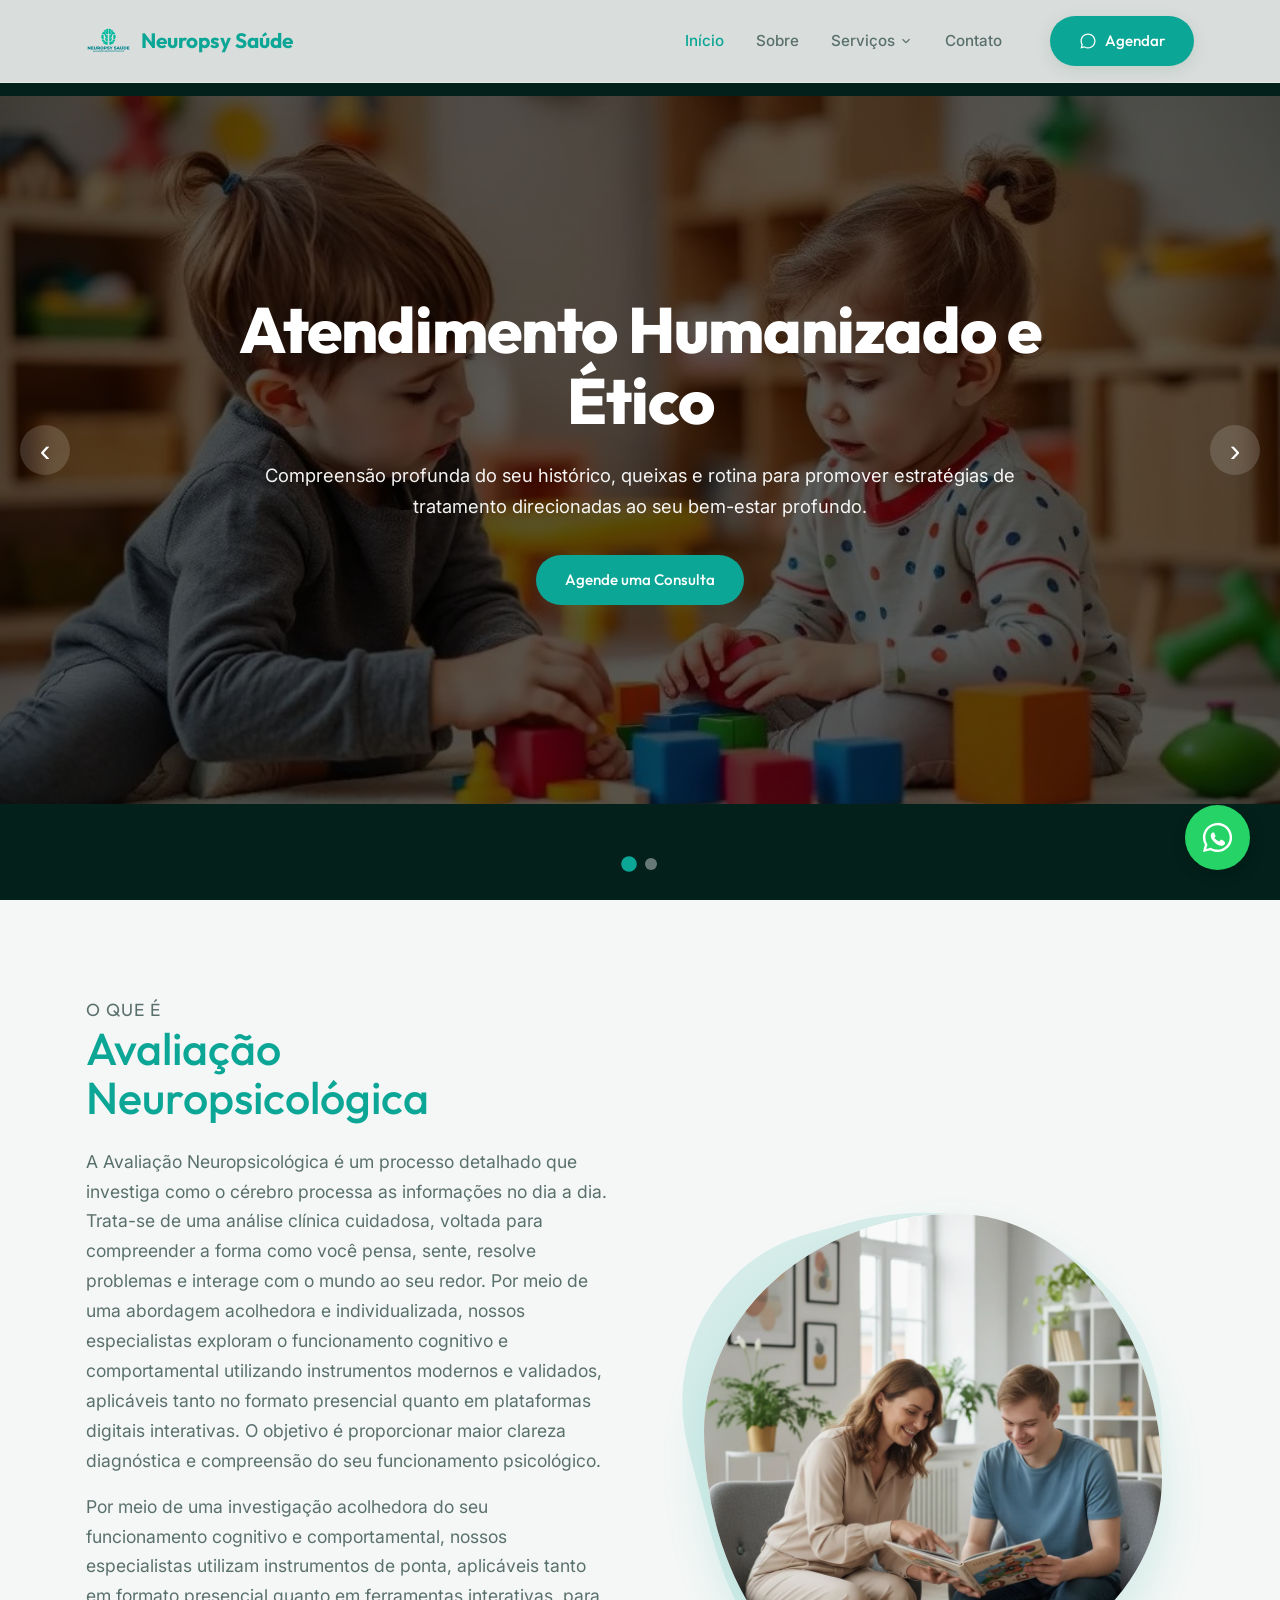
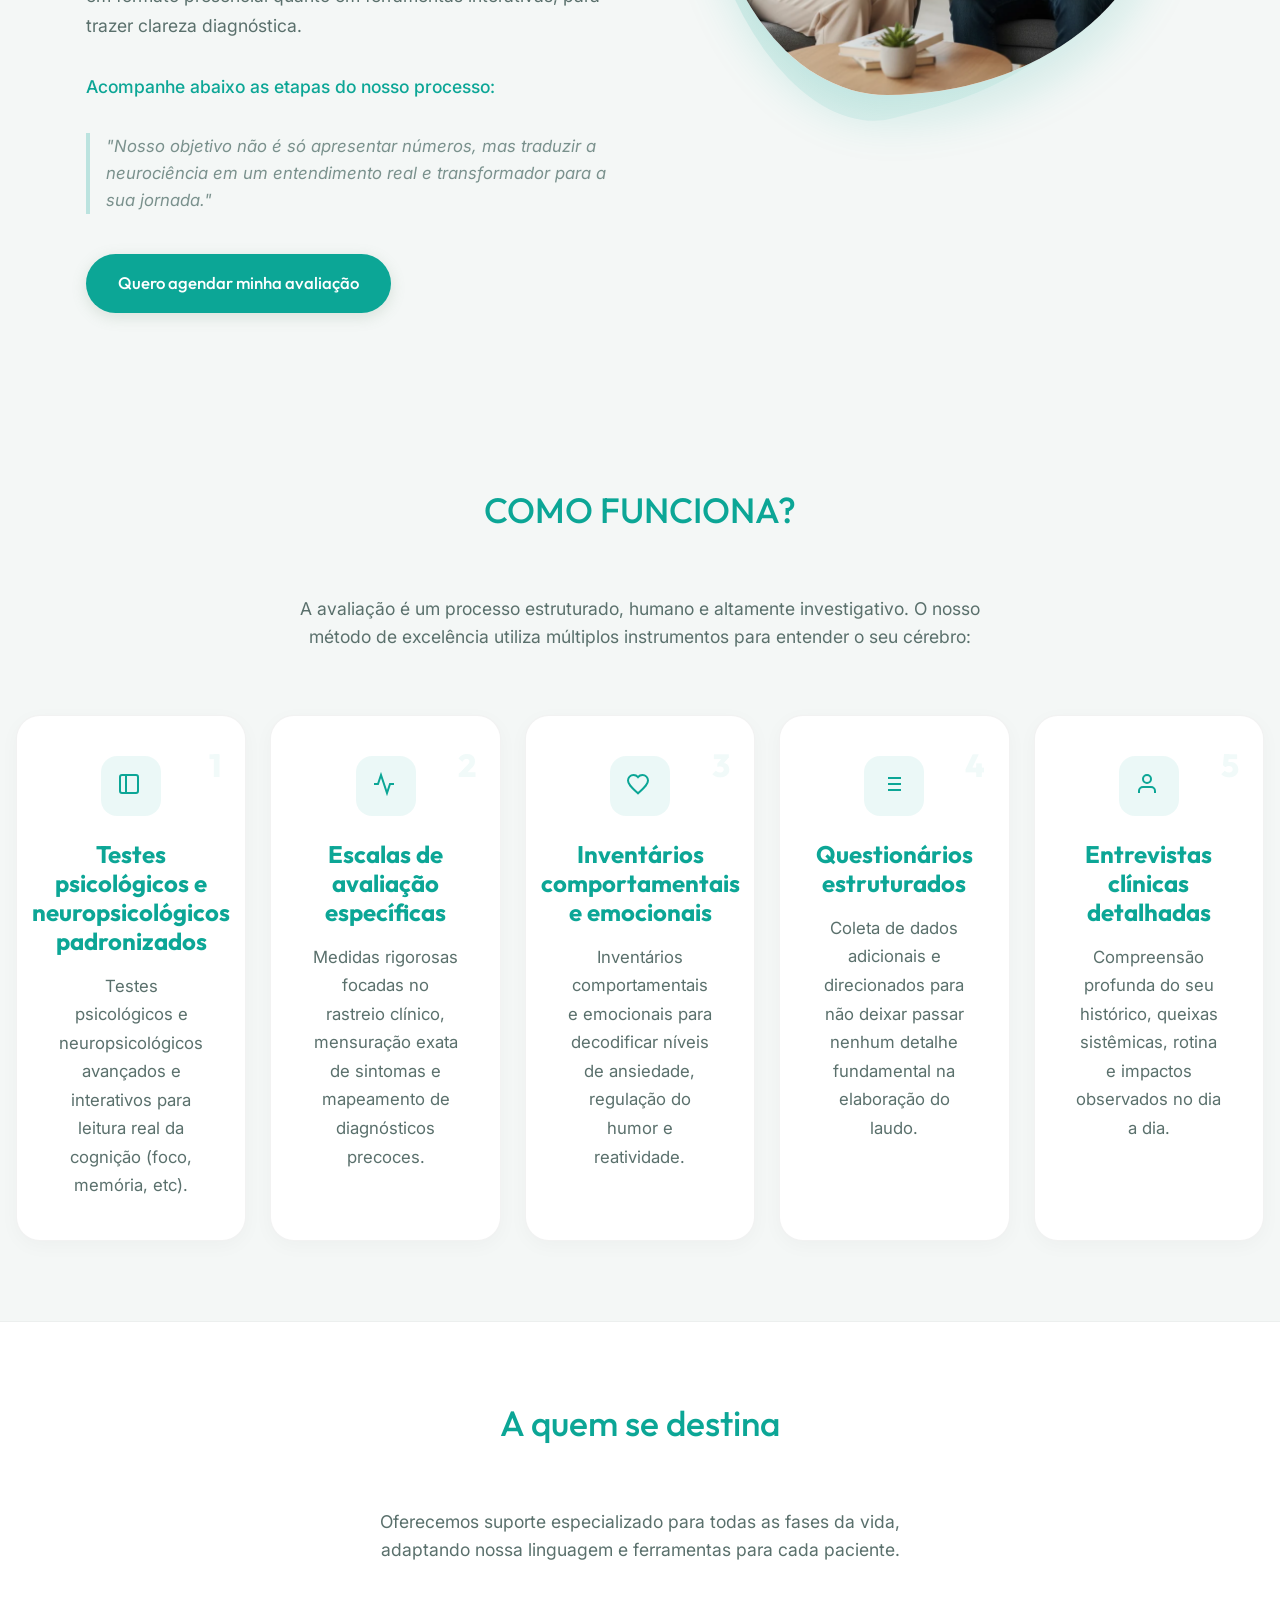
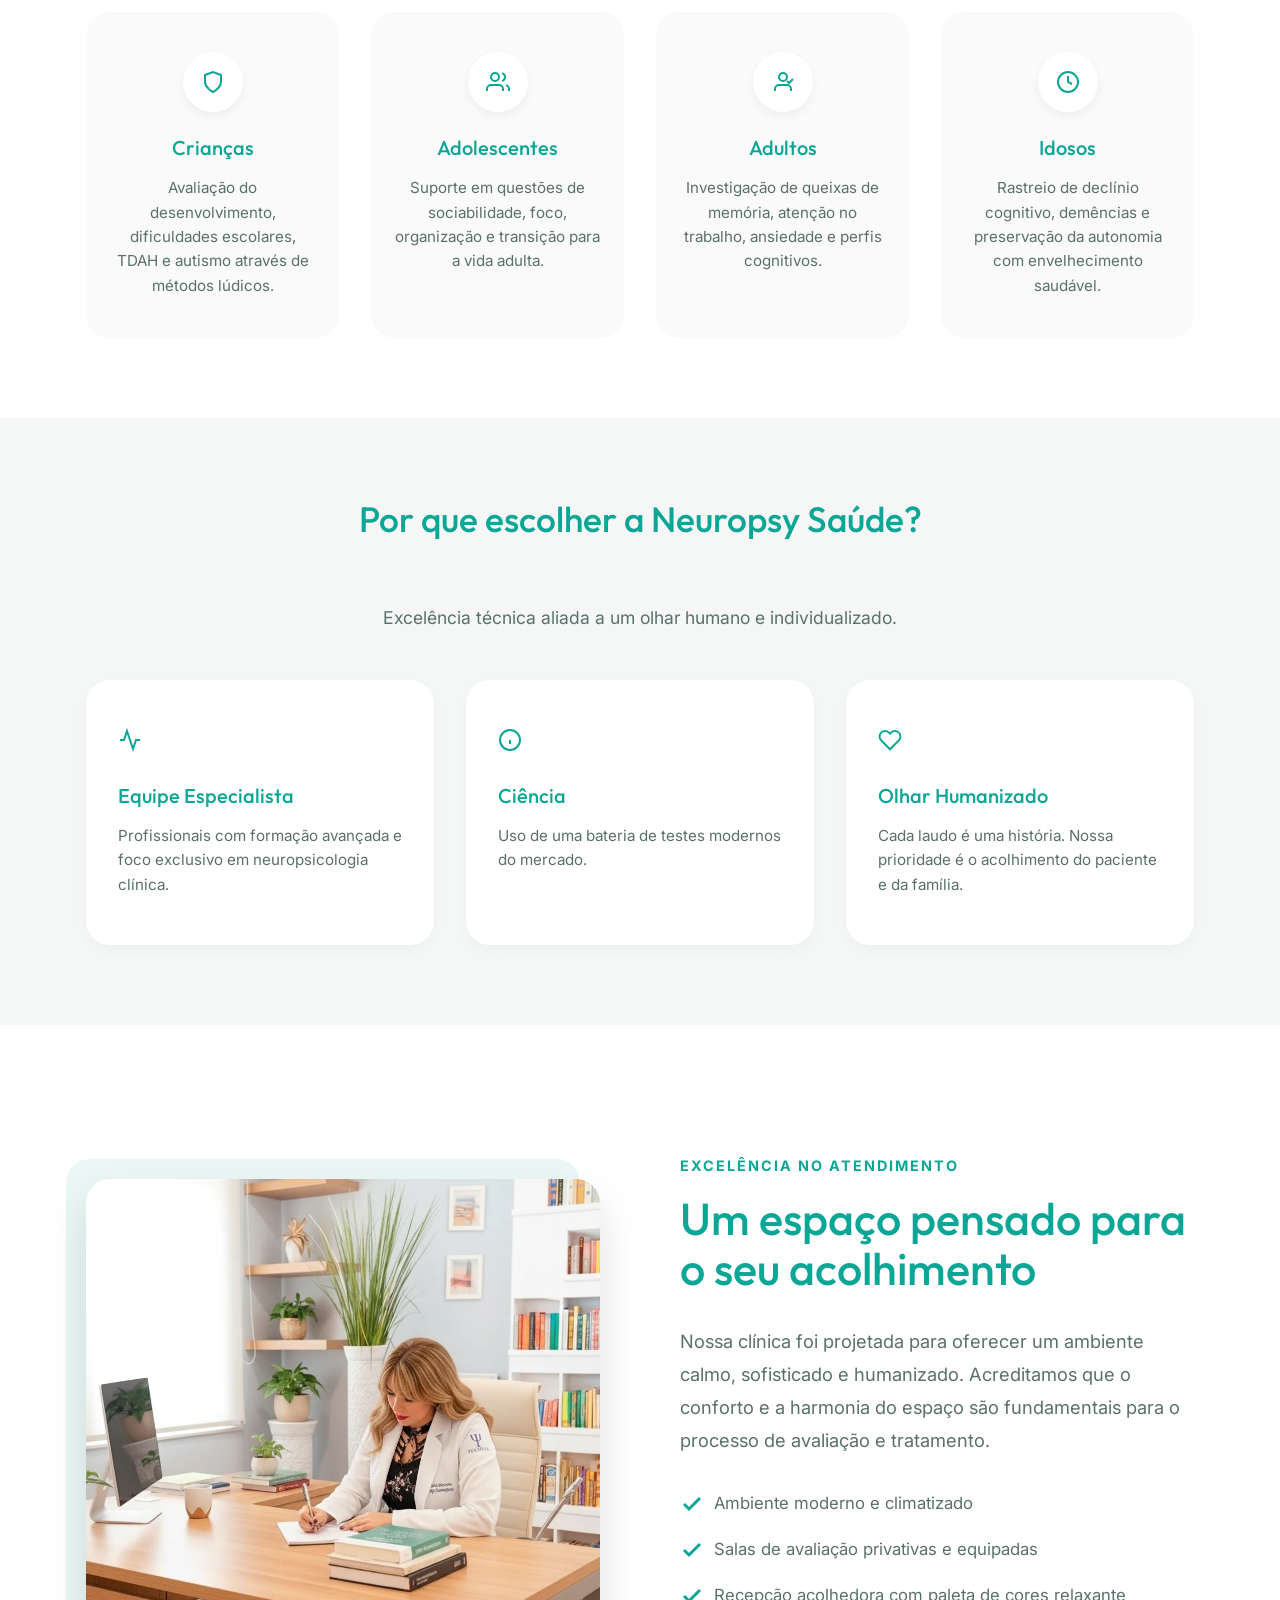
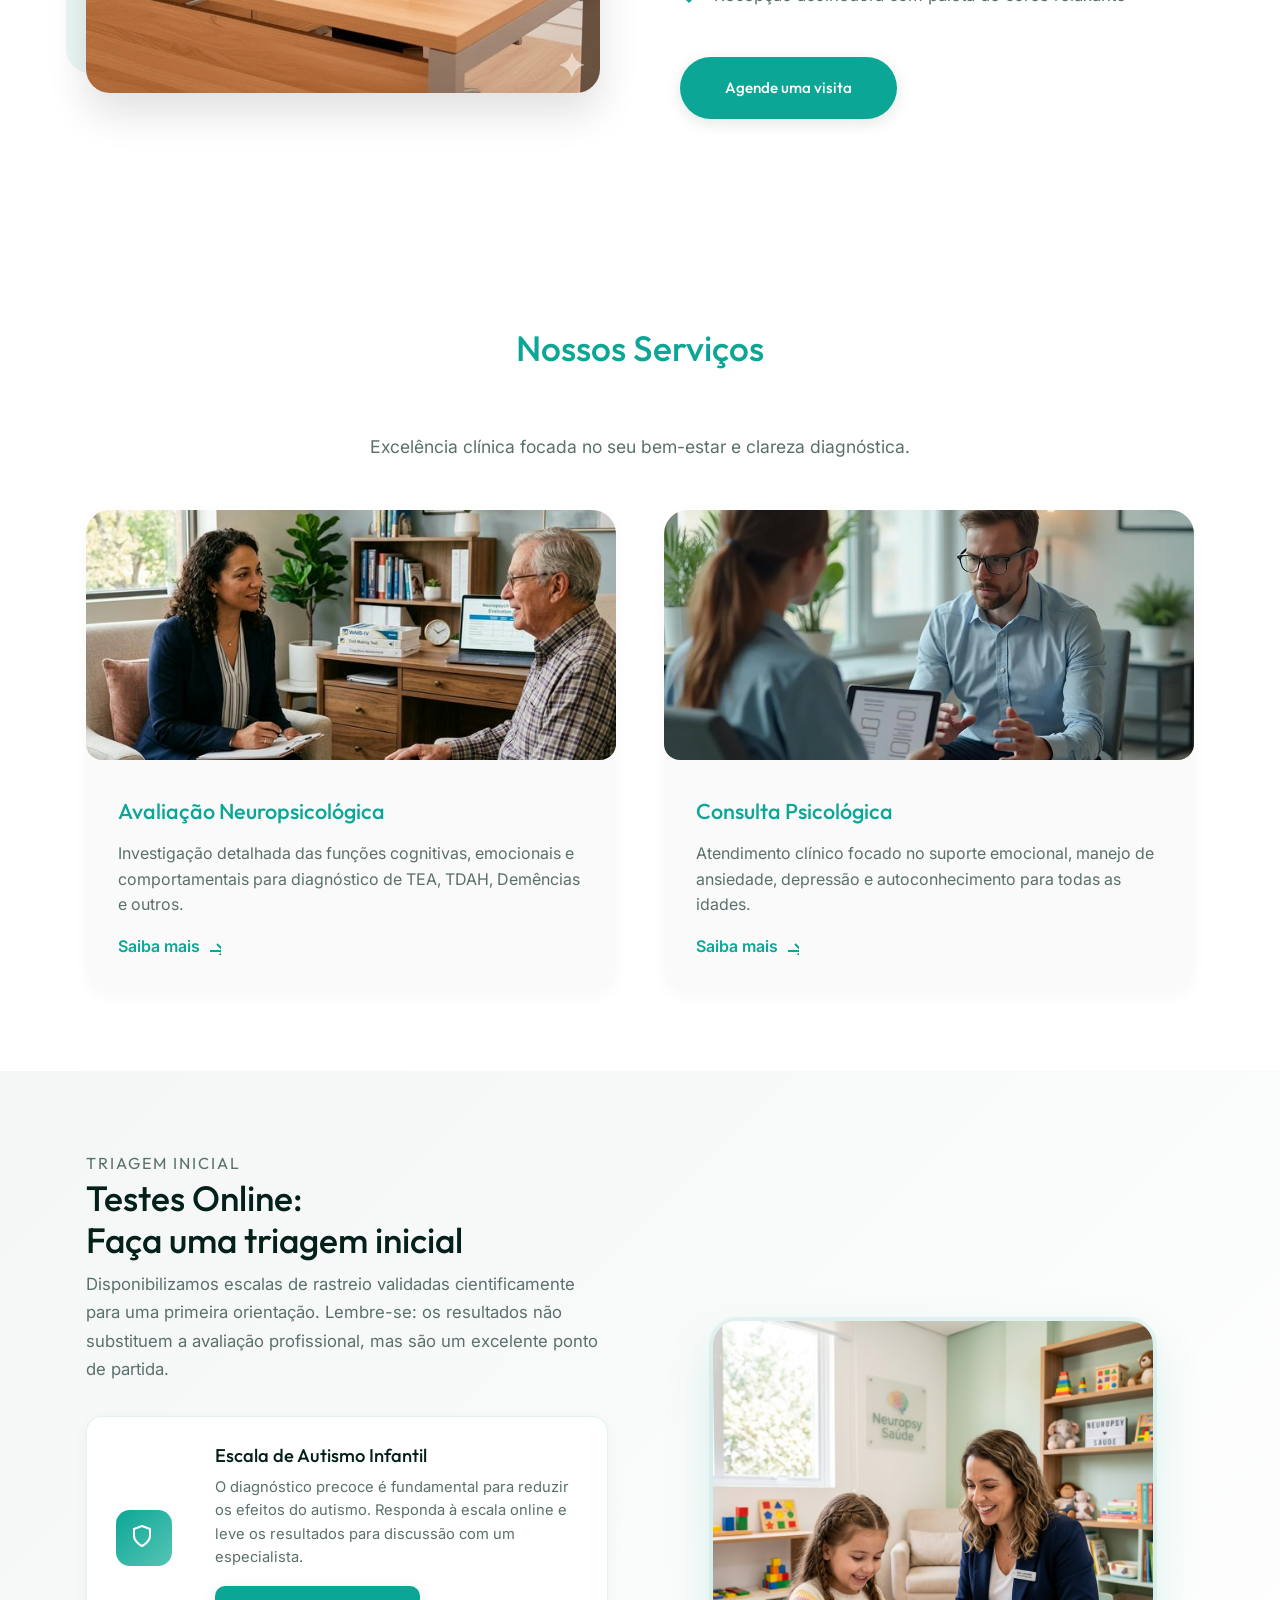
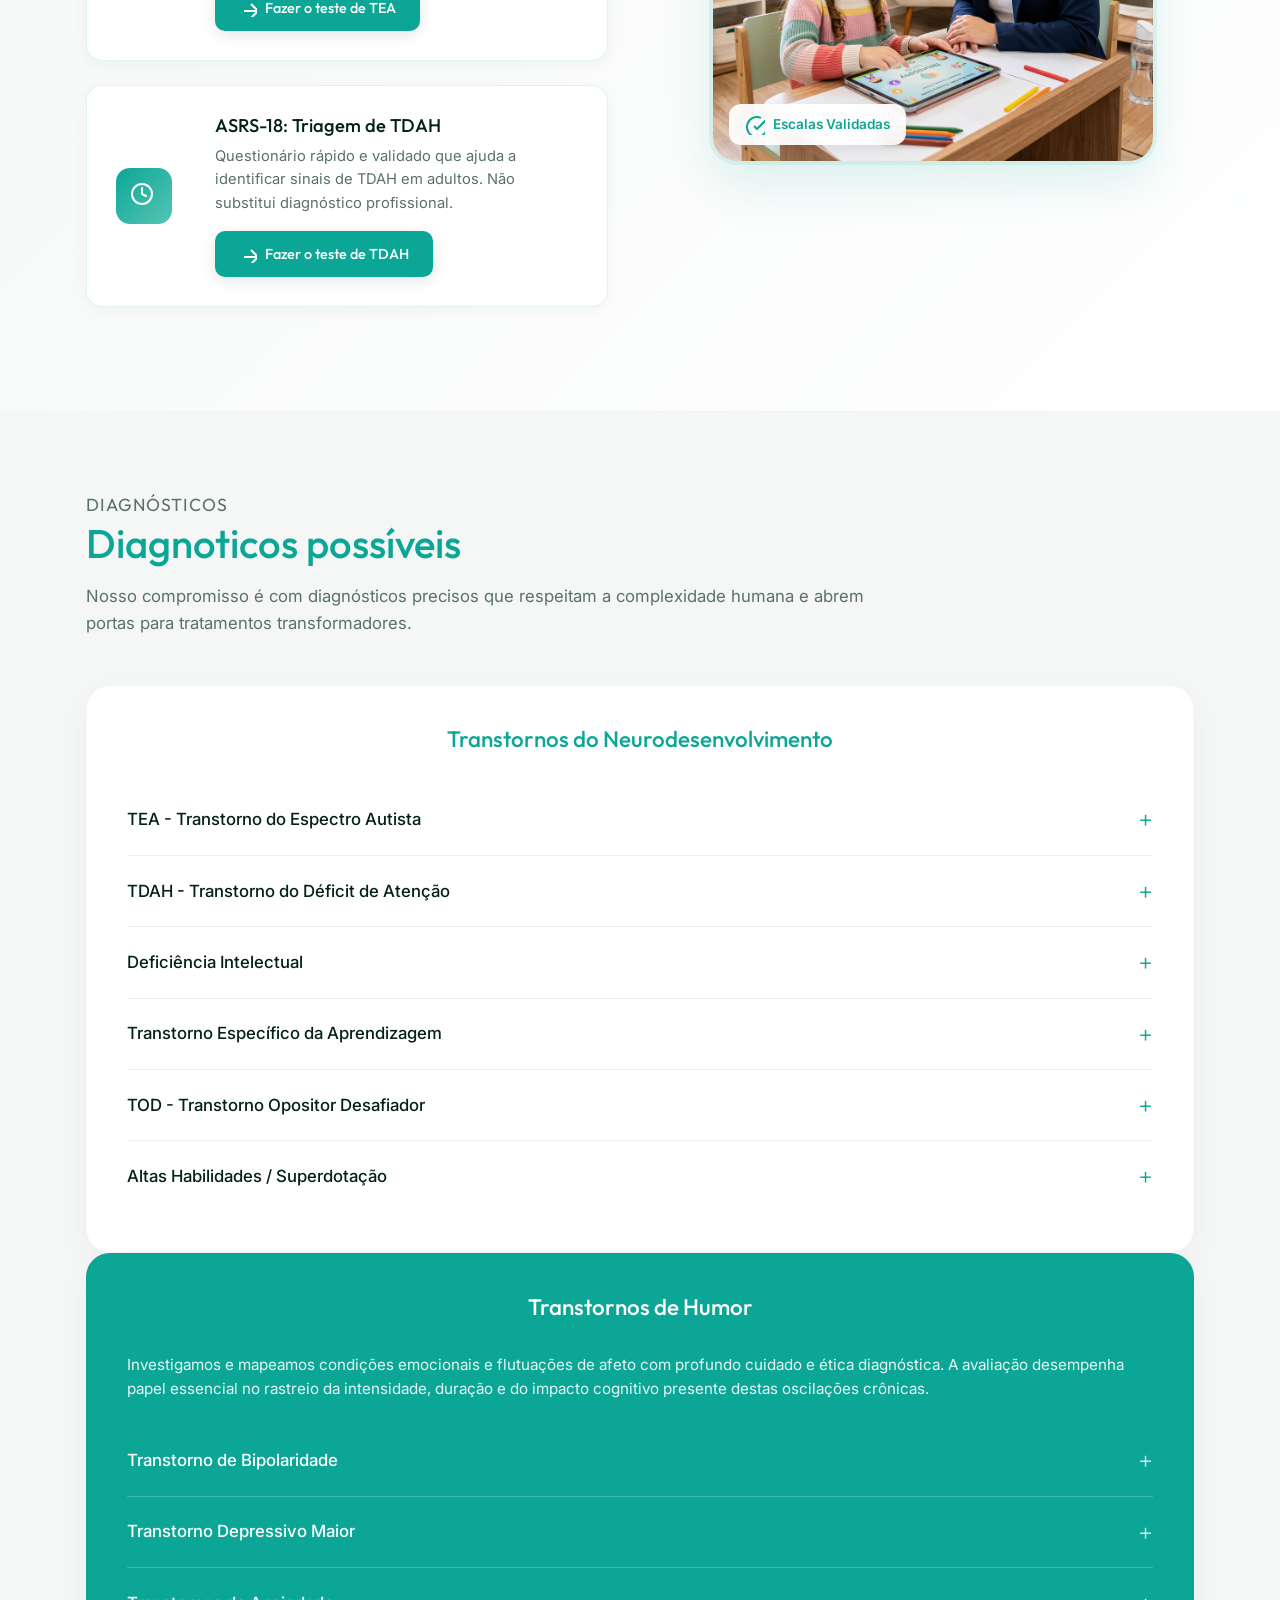
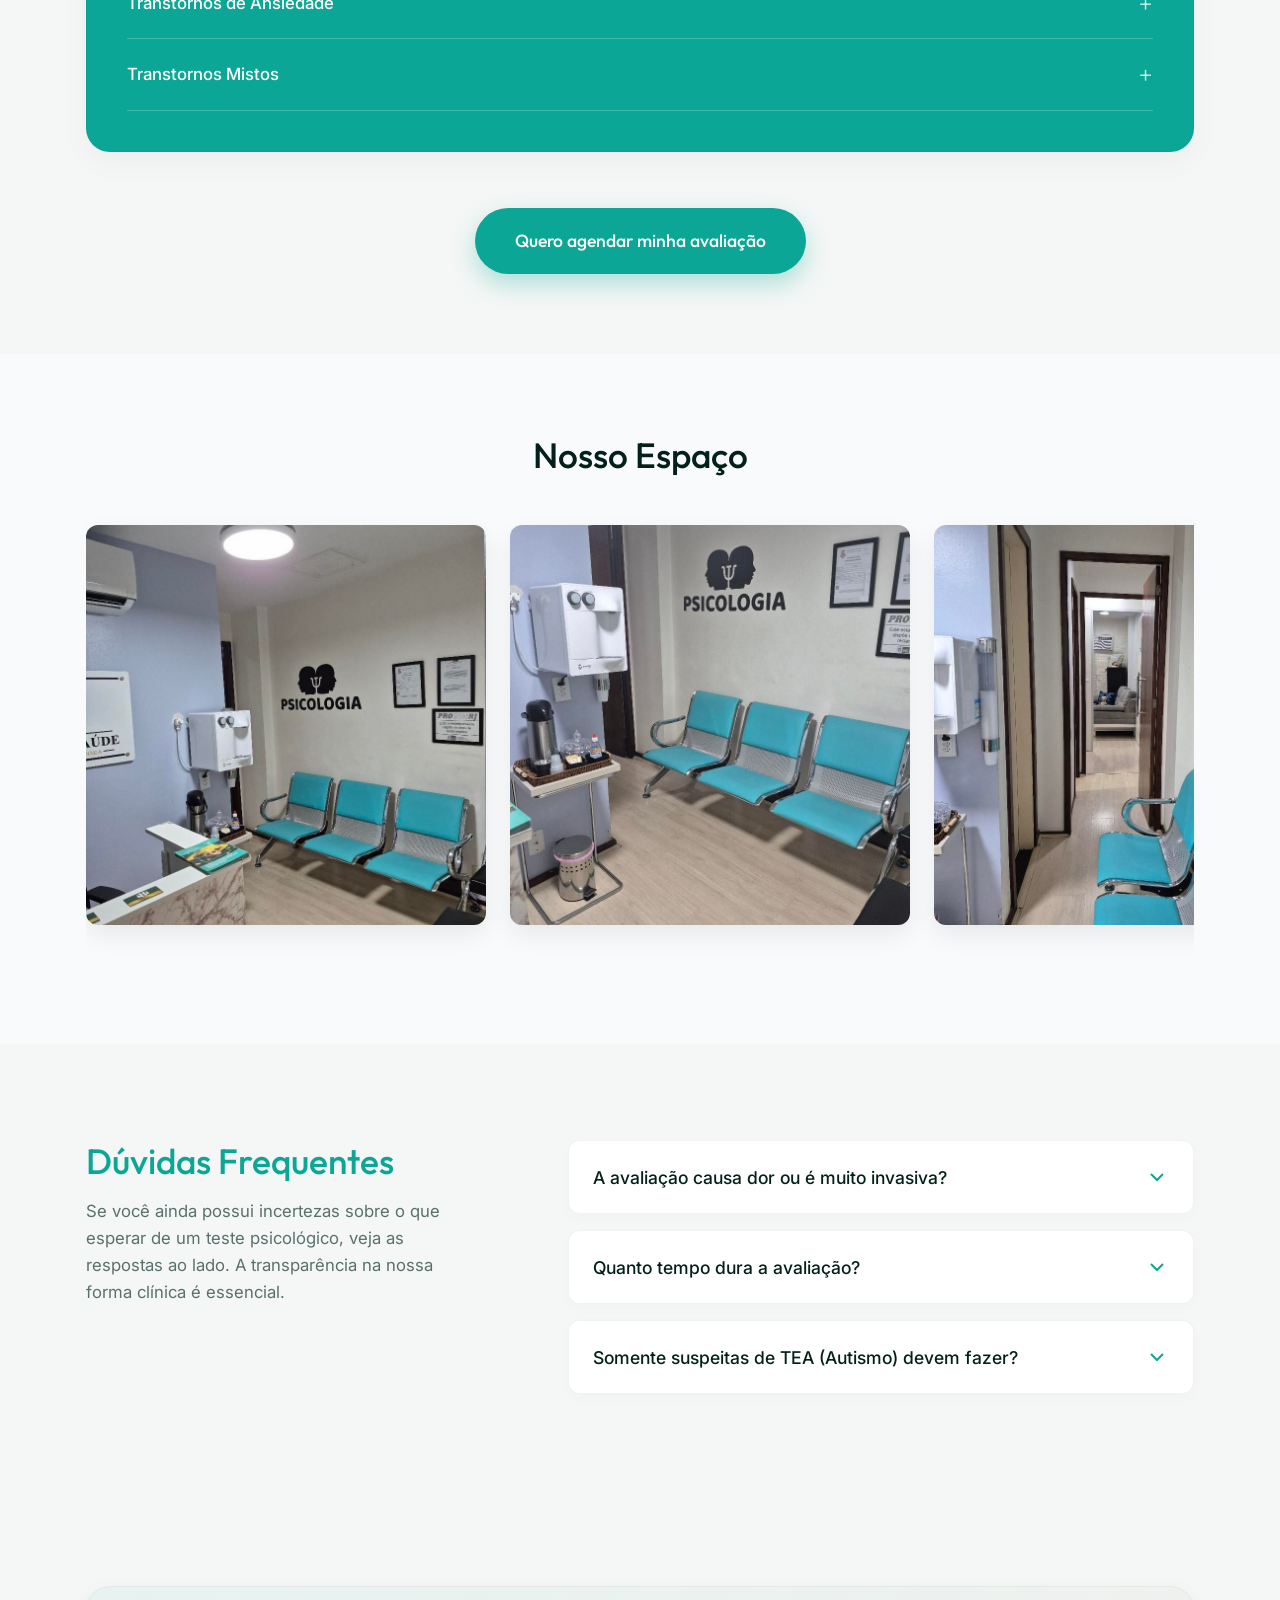
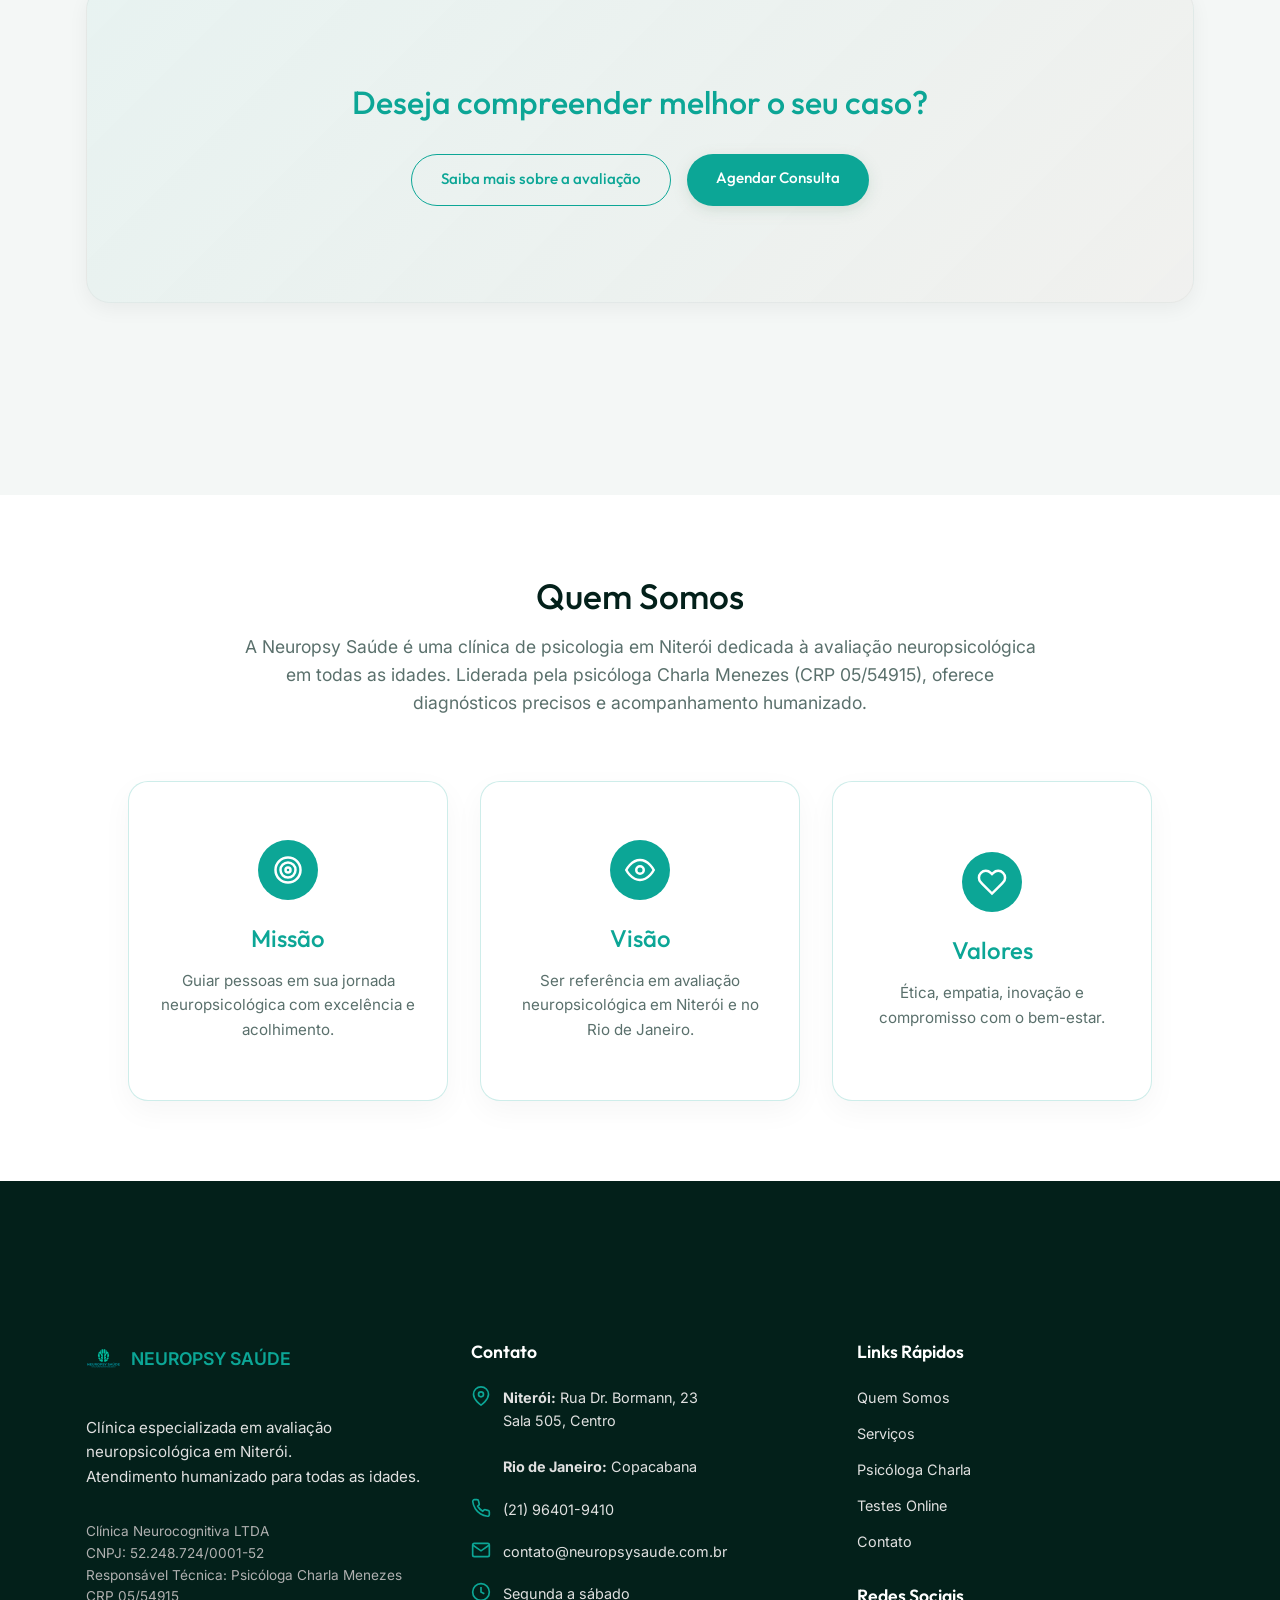
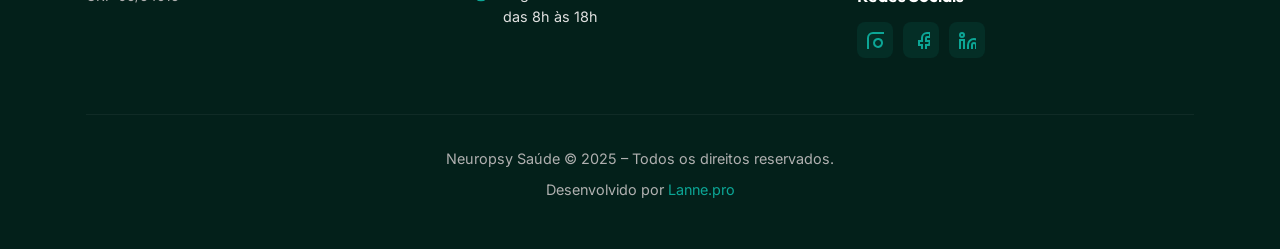
<file: index.html>
<!DOCTYPE html>
<html lang="pt-BR">

<head>
    <meta charset="UTF-8">
    <meta name="viewport" content="width=device-width, initial-scale=1.0">
    <title>Avaliação Neuropsicológica em Niteroi | Dra. Charla Menezes </title>
    <link rel="icon" type="image/png"
        href="assets/img/fotos-site/logo-neuropsy.svg" />
    <meta name="google-site-verification" content="wskdXQHWA5rcVQ7OXGYjw40_NRdToY3A0wnGq8U7byQ" />
    <meta name="description"
        content="Serviço especializado de Avaliação Neuropsicológica em Niterói. Identificação de alterações cognitivas e planejamento de tratamentos com uma neuropsicóloga experiente.">
    <link rel="stylesheet" href="assets/css/style.css">
</head>

<body>

    <!-- Navegação -->
    <header>
        <div class="container nav-container">
            <a href="index.html" class="logo"
                style="display: flex; align-items: center; gap: 10px; text-decoration: none;">
                <img src="assets/img/fotos-site/logo-neuropsy.svg" alt="Neuropsy Saúde"
                    style="height: 45px; display: block;">
                <span
                    style="font-family: var(--font-heading); font-weight: 700; font-size: 1.3rem; color: var(--primary-color);">Neuropsy
                    Saúde</span>
            </a>
            <div class="menu-toggle">
                <span></span>
                <span></span>
                <span></span>
            </div>
            <nav class="nav-links">
                <a href="index.html" class="link active">Início</a>
                <a href="sobre.html" class="link">Sobre</a>
                <div class="nav-item-dropdown">
                    <span class="link" style="cursor: pointer;">Serviços <svg width="14" height="14" viewBox="0 0 24 24"
                            fill="none" stroke="currentColor" stroke-width="2">
                            <polyline points="6 9 12 15 18 9"></polyline>
                        </svg></span>
                    <div class="dropdown-menu">
                        <a href="avaliacao.html" class="dropdown-item">Avaliação Neuropsicológica em Niterói</a>
                        <a href="consulta.html" class="dropdown-item">Consulta Psicológica em Niterói</a>
                    </div>
                </div>
                <a href="contato.html" class="link">Contato</a>
                <a href="https://wa.me/5521964019410" target="_blank" class="btn btn-primary"
                    style="margin-left: 1rem; display:inline-flex; align-items:center; gap:8px;"><svg width="18"
                        height="18" fill="currentColor" viewBox="0 0 24 24">
                        <path
                            d="M12.01 2.01C6.48 2.01 2 6.49 2 12.02c0 1.76.46 3.44 1.34 4.93L2 22l5.22-1.31c1.45.8 3.09 1.25 4.79 1.25 5.53 0 10.01-4.48 10.01-10.01s-4.48-10-10-10.01h-.01zm0 18.3c-1.5 0-2.96-.38-4.26-1.12l-.31-.18-3.17.8.84-3.09-.2-.31A8.2 8.2 0 0 1 3.68 12c0-4.6 3.74-8.34 8.33-8.34 4.59 0 8.33 3.74 8.33 8.34 0 4.6-3.74 8.34-8.33 8.34z" />
                    </svg> Agendar</a>
            </nav>
        </div>
    </header>

    <!-- Hero Slider Section -->
    <section id="hero-slider" class="hero-slider-section">
        <div class="slider-container">
            <div class="slide active"
                style="background-image: linear-gradient(rgba(0,0,0,0.65), rgba(0,0,0,0.65)), url('assets/img/fotos-site/hero/hero-2-criancas.webp');">
                <div class="slide-content container">
                    <h1>Atendimento Humanizado e Ético</h1>
                    <p>Compreensão profunda do seu histórico, queixas e rotina para promover estratégias de tratamento
                        direcionadas ao seu bem-estar profundo.</p>
                    <a href="https://wa.me/5521964019410" target="_blank" class="btn btn-primary">Agende uma
                        Consulta</a>
                </div>
            </div>
            <div class="slide"
                style="background-image: linear-gradient(rgba(0,0,0,0.65), rgba(0,0,0,0.65)), url('assets/img/fotos-site/hero/hero-3-final.png');">
                <div class="slide-content container">
                    <h1>Diagnóstico Assertivo e Especializado</h1>
                    <p>Utilização de testes padrão-ouro e escalas específicas para o mapeamento preciso de diagnósticos
                        como TEA, TDAH e declínios cognitivos.</p>
                    <a href="https://wa.me/5521964019410" target="_blank" class="btn btn-primary">Saiba Mais</a>
                </div>
            </div>
        </div>
        <button class="slider-nav prev" onclick="moveSlide(-1)">&lsaquo;</button>
        <button class="slider-nav next" onclick="moveSlide(1)">&rsaquo;</button>
        <div class="slider-dots">
            <span class="dot active" onclick="currentSlide(0)"></span>
            <span class="dot" onclick="currentSlide(1)"></span>
        </div>

        <style>
            .hero-slider-section {
                position: relative;
                height: 100vh;
                min-height: 600px;
                overflow: hidden;
                background-color: var(--text-dark);
            }

            .slider-container {
                width: 100%;
                height: 100%;
                position: relative;
            }

            .slide {
                position: absolute;
                top: 0;
                left: 0;
                width: 100%;
                height: 100%;
                background-size: cover;
                background-position: center;
                opacity: 0;
                transition: opacity 0.8s ease-in-out;
                display: flex;
                align-items: center;
                justify-content: center;
                z-index: 1;
            }

            .slide.active {
                opacity: 1;
                z-index: 2;
            }

            .slide-content {
                color: #fff;
                max-width: 1000px;
                padding: 0 2rem;
                transform: translateY(20px);
                opacity: 0;
                transition: all 0.8s ease 0.3s;
                text-align: center;
                display: flex;
                flex-direction: column;
                align-items: center;
            }

            .slide.active .slide-content {
                transform: translateY(0);
                opacity: 1;
            }

            .slide-content h1 {
                font-family: 'Outfit', sans-serif;
                font-size: clamp(2.2rem, 5vw, 4rem);
                font-weight: 800;
                margin-bottom: 1.5rem;
                color: #fff;
                line-height: 1.1;
                letter-spacing: -1px;
            }

            .slide-content p {
                font-size: 1.15rem;
                margin-bottom: 2rem;
                line-height: 1.7;
                opacity: 0.95;
                max-width: 800px;
            }

            .slider-nav {
                position: absolute;
                top: 50%;
                transform: translateY(-50%);
                background: rgba(255, 255, 255, 0.15);
                color: #fff;
                border: none;
                width: 50px;
                height: 50px;
                border-radius: 50%;
                font-size: 2rem;
                cursor: pointer;
                z-index: 10;
                transition: var(--transition);
                display: flex;
                align-items: center;
                justify-content: center;
                backdrop-filter: blur(4px);
            }

            .slider-nav:hover {
                background: var(--primary-color);
            }

            .slider-nav.prev {
                left: 20px;
            }

            .slider-nav.next {
                right: 20px;
            }

            .slider-dots {
                position: absolute;
                bottom: 30px;
                left: 50%;
                transform: translateX(-50%);
                display: flex;
                gap: 10px;
                z-index: 10;
            }

            .dot {
                width: 12px;
                height: 12px;
                border-radius: 50%;
                background: rgba(255, 255, 255, 0.4);
                cursor: pointer;
                transition: var(--transition);
            }

            .dot.active {
                background: var(--primary-color);
                transform: scale(1.3);
            }

            @media(max-width: 768px) {
                .slide-content {
                    padding: 0 1rem;
                    text-align: center;
                }

                .slide-content h1 {
                    font-size: 2.2rem;
                }

                .slide-content p {
                    font-size: 1rem;
                }

                .slider-nav {
                    display: none;
                    /* Hide arrows on mobile to prefer swipe/dots */
                }

                .slide {
                    align-items: center;
                    justify-content: center;
                }
            }
        </style>
        <script>
            let slideIndex = 0;
            let slideInterval;

            function showSlides(n) {
                const slides = document.querySelectorAll('.slide');
                const dots = document.querySelectorAll('.dot');
                if (!slides.length) return;

                if (n >= slides.length) slideIndex = 0;
                if (n < 0) slideIndex = slides.length - 1;

                slides.forEach(s => s.classList.remove('active'));
                dots.forEach(d => d.classList.remove('active'));

                slides[slideIndex].classList.add('active');
                dots[slideIndex].classList.add('active');
            }

            function moveSlide(n) {
                clearInterval(slideInterval);
                showSlides(slideIndex += n);
                startSlideTimer();
            }

            function currentSlide(n) {
                clearInterval(slideInterval);
                showSlides(slideIndex = n);
                startSlideTimer();
            }

            function startSlideTimer() {
                slideInterval = setInterval(() => {
                    showSlides(slideIndex += 1);
                }, 6000);
            }

            document.addEventListener('DOMContentLoaded', () => {
                showSlides(slideIndex);
                startSlideTimer();
            });
        </script>
    </section>

    <!-- O que é Avaliação Neuropsicológica (NOVA) -->
    <section class="reveal section-mobile-fix" style="padding: 6rem 0; background-color: var(--bg-color);">
        <div class="container mobile-stack-centered"
            style="display: grid; grid-template-columns: 1fr 1fr; gap: 4rem; align-items: center;">
            <div>
                <span
                    style="font-family: 'Outfit', sans-serif; color: var(--text-light); font-size: 1.1rem; text-transform: uppercase; letter-spacing: 1px;">O
                    que é</span>
                <h2 style="font-size: 2.8rem; color: var(--primary-color); margin-bottom: 1.5rem; line-height: 1.1;">
                    Avaliação Neuropsicológica</h2>

                <p style="color: var(--text-light); font-size: 1.1rem; line-height: 1.7; margin-bottom: 1rem;">
                    A Avaliação Neuropsicológica é um processo detalhado que investiga como o cérebro processa as
                    informações no dia a dia. Trata-se de uma análise clínica cuidadosa, voltada para compreender a
                    forma como você pensa, sente, resolve problemas e interage com o mundo ao seu redor.

                    Por meio de uma abordagem acolhedora e individualizada, nossos especialistas exploram o
                    funcionamento cognitivo e comportamental utilizando instrumentos modernos e validados, aplicáveis
                    tanto no formato presencial quanto em plataformas digitais interativas. O objetivo é proporcionar
                    maior clareza diagnóstica e compreensão do seu funcionamento psicológico.

                </p>
                <p style="color: var(--text-light); font-size: 1.1rem; line-height: 1.7; margin-bottom: 2rem;">
                    Por meio de uma investigação acolhedora do seu funcionamento cognitivo e comportamental, nossos
                    especialistas utilizam instrumentos de ponta, aplicáveis tanto em formato presencial quanto em
                    ferramentas interativas, para trazer clareza diagnóstica.
                </p>

                <p style="color: var(--primary-color); font-weight: 500; font-size: 1.1rem; margin-bottom: 2rem;">
                    Acompanhe abaixo as etapas do nosso processo:</p>

                <blockquote
                    style="font-style: italic; color: #7a918d; border-left: 4px solid var(--secondary-color); padding-left: 1rem; margin-bottom: 2.5rem; font-size: 1.05rem;">
                    "Nosso objetivo não é só apresentar números, mas traduzir a neurociência em um entendimento real e
                    transformador para a sua jornada."
                </blockquote>

                <a href="https://wa.me/5521964019410" target="_blank" class="btn btn-primary"
                    style="padding: 1rem 2rem; font-size: 1.05rem;">Quero agendar minha avaliação</a>
            </div>

            <!-- Imagem Gerada ao Lado em Formato Orgânico -->
            <div
                style="position: relative; display: flex; justify-content: center; align-items: center; padding: 2rem;">
                <!-- Decorative background blob 1 -->
                <div style="
                    position: absolute;
                    width: 90%; height: 90%;
                    background: linear-gradient(135deg, rgba(12, 166, 150, 0.15), rgba(85, 197, 181, 0.05));
                    border-radius: 40% 60% 70% 30% / 40% 50% 60% 50%;
                    z-index: 0;
                    transform: rotate(-15deg);
                "></div>
                <!-- Decorative background blob 2 -->
                <div style="
                    position: absolute;
                    width: 70%; height: 70%;
                    background: linear-gradient(135deg, rgba(12, 166, 150, 0.1), rgba(106, 60, 139, 0.05));
                    border-radius: 60% 40% 30% 70% / 60% 30% 70% 40%;
                    z-index: 0;
                    transform: rotate(20deg);
                "></div>

                <!-- Main image with blob mask -->
                <div style="
                    position: relative;
                    z-index: 1;
                    width: 100%;
                    max-width: 480px;
                    border-radius: 55% 45% 60% 40% / 45% 55% 45% 55%;
                    overflow: hidden;
                    box-shadow: 0 25px 45px rgba(12, 166, 150, 0.15), inset 0 0 0 8px rgba(255,255,255,0.6);
                    background: #fff;
                    aspect-ratio: 1 / 1.05;
                ">
                    <img src="assets/img/fotos-site/crianca-teste-neuropsicologico.webp" alt="Criança realizando atividade de avaliação neuropsicológica"
                        style="width: 100%; height: 100%; object-fit: cover; display: block; transform: scale(1.05); transition: transform 0.6s ease;"
                        onmouseover="this.style.transform='scale(1.12)'"
                        onmouseout="this.style.transform='scale(1.05)'">
                </div>
            </div>
        </div>
    </section>

    <!-- Passos Interativos (Atualizado) -->
    <section class="reveal"
        style="background-color: var(--bg-color); border-bottom: 1px solid rgba(0,0,0,0.03); padding: 5rem 0;">
        <div class="container" style="max-width: 1350px;">
            <h2 class="section-title">COMO FUNCIONA?</h2>
            <p
                style="text-align: center; color: var(--text-light); max-width: 700px; margin: 0 auto 3rem; font-size: 1.1rem;">
                A avaliação é um processo estruturado, humano e altamente investigativo. O nosso método de excelência
                utiliza múltiplos instrumentos para entender o seu cérebro:</p>
            <div class="process-grid">

                <div class="step-card" style="box-shadow: 0 5px 20px rgba(0,0,0,0.03);">
                    <div class="step-num">1</div>
                    <div class="step-icon">
                        <svg width="32" height="32" fill="none" stroke="currentColor" stroke-width="2">
                            <rect x="3" y="3" width="18" height="18" rx="2" ry="2"></rect>
                            <line x1="9" y1="3" x2="9" y2="21"></line>
                        </svg>
                    </div>
                    <h4>Testes psicológicos e neuropsicológicos padronizados</h4>
                    <p>Testes psicológicos e neuropsicológicos avançados e interativos para leitura real da cognição
                        (foco, memória, etc).</p>
                </div>

                <div class="step-card" style="box-shadow: 0 5px 20px rgba(0,0,0,0.03);">
                    <div class="step-num">2</div>
                    <div class="step-icon">
                        <svg width="32" height="32" fill="none" stroke="currentColor" stroke-width="2">
                            <path d="M22 12h-4l-3 9L9 3l-3 9H2"></path>
                        </svg>
                    </div>
                    <h4>Escalas de avaliação específicas</h4>
                    <p>Medidas rigorosas focadas no rastreio clínico, mensuração exata de sintomas e mapeamento de
                        diagnósticos precoces.</p>
                </div>

                <div class="step-card" style="box-shadow: 0 5px 20px rgba(0,0,0,0.03);">
                    <div class="step-num">3</div>
                    <div class="step-icon">
                        <svg width="32" height="32" fill="none" stroke="currentColor" stroke-width="2">
                            <path
                                d="M12 21.35l-1.45-1.32C5.4 15.36 2 12.28 2 8.5 2 5.42 4.42 3 7.5 3c1.74 0 3.41.81 4.5 2.09C13.09 3.81 14.76 3 16.5 3 19.58 3 22 5.42 22 8.5c0 3.78-3.4 6.86-8.55 11.54L12 21.35z">
                            </path>
                        </svg>
                    </div>
                    <h4>Inventários comportamentais e emocionais</h4>
                    <p>Inventários comportamentais e emocionais para decodificar níveis de ansiedade, regulação do humor
                        e reatividade.</p>
                </div>

                <div class="step-card" style="box-shadow: 0 5px 20px rgba(0,0,0,0.03);">
                    <div class="step-num">4</div>
                    <div class="step-icon">
                        <svg width="32" height="32" fill="none" stroke="currentColor" stroke-width="2">
                            <line x1="8" y1="6" x2="21" y2="6"></line>
                            <line x1="8" y1="12" x2="21" y2="12"></line>
                            <line x1="8" y1="18" x2="21" y2="18"></line>
                            <line x1="3" y1="6" x2="3.01" y2="6"></line>
                            <line x1="3" y1="12" x2="3.01" y2="12"></line>
                            <line x1="3" y1="18" x2="3.01" y2="18"></line>
                        </svg>
                    </div>
                    <h4>Questionários estruturados</h4>
                    <p>Coleta de dados adicionais e direcionados para não deixar passar nenhum detalhe fundamental na
                        elaboração do laudo.</p>
                </div>

                <div class="step-card" style="box-shadow: 0 5px 20px rgba(0,0,0,0.03);">
                    <div class="step-num">5</div>
                    <div class="step-icon">
                        <svg width="32" height="32" fill="none" stroke="currentColor" stroke-width="2">
                            <path d="M20 21v-2a4 4 0 0 0-4-4H8a4 4 0 0 0-4 4v2"></path>
                            <circle cx="12" cy="7" r="4"></circle>
                        </svg>
                    </div>
                    <h4>Entrevistas clínicas detalhadas</h4>
                    <p>Compreensão profunda do seu histórico, queixas sistêmicas, rotina e impactos observados no dia a
                        dia.</p>
                </div>

            </div>
        </div>
    </section>

    <style>
        @media (max-width: 900px) {
            .space-grid {
                grid-template-columns: 1fr !important;
                text-align: center;
                gap: 3rem !important;
            }

            .mobile-stack-centered {
                grid-template-columns: 1fr !important;
                text-align: center;
                gap: 2rem !important;
            }

            .section-mobile-fix {
                padding: 4rem 0 !important;
            }

            .mobile-stack-centered blockquote {
                border-left: none !important;
                border-top: 3px solid var(--secondary-color);
                padding: 1rem 0 !important;
                margin-top: 2rem;
            }

            .process-grid {
                grid-template-columns: 1fr !important;
                padding: 0 1rem;
            }

            .container[style*="grid-template-columns: 1fr 1fr"] img {
                margin-top: 2rem;
            }
        }
    </style>

    <!-- A Quem Se Destina -->
    <section class="reveal" style="padding: 5rem 0; background-color: #fff;">
        <div class="container" style="text-align: center;">
            <h2 class="section-title">A quem se destina</h2>
            <p style="color: var(--text-light); max-width: 600px; margin: 0 auto 3rem; font-size: 1.1rem;">
                Oferecemos suporte especializado para todas as fases da vida, adaptando nossa linguagem e ferramentas
                para cada paciente.
            </p>
            <div class="destina-grid">
                <div class="destina-card">
                    <div class="destina-icon"><svg width="24" height="24" fill="none" stroke="currentColor"
                            stroke-width="2">
                            <path d="M12 22s8-4 8-10V5l-8-3-8 3v7c0 6 8 10 8 10z"></path>
                        </svg></div>
                    <h4>Crianças</h4>
                    <p>Avaliação do desenvolvimento, dificuldades escolares, TDAH e autismo através de métodos lúdicos.
                    </p>
                </div>
                <div class="destina-card">
                    <div class="destina-icon"><svg width="24" height="24" fill="none" stroke="currentColor"
                            stroke-width="2">
                            <path d="M17 21v-2a4 4 0 0 0-4-4H5a4 4 0 0 0-4 4v2"></path>
                            <circle cx="9" cy="7" r="4"></circle>
                            <path d="M23 21v-2a4 4 0 0 0-3-3.87"></path>
                            <path d="M16 3.13a4 4 0 0 1 0 7.75"></path>
                        </svg></div>
                    <h4>Adolescentes</h4>
                    <p>Suporte em questões de sociabilidade, foco, organização e transição para a vida adulta.</p>
                </div>
                <div class="destina-card">
                    <div class="destina-icon"><svg width="24" height="24" fill="none" stroke="currentColor"
                            stroke-width="2">
                            <path d="M20 21v-2a4 4 0 0 0-4-4H8a4 4 0 0 0-4 4v2"></path>
                            <circle cx="12" cy="7" r="4"></circle>
                            <polyline points="16 11 18 13 22 9"></polyline>
                        </svg></div>
                    <h4>Adultos</h4>
                    <p>Investigação de queixas de memória, atenção no trabalho, ansiedade e perfis cognitivos.</p>
                </div>
                <div class="destina-card">
                    <div class="destina-icon"><svg width="24" height="24" fill="none" stroke="currentColor"
                            stroke-width="2">
                            <circle cx="12" cy="12" r="10"></circle>
                            <polyline points="12 6 12 12 16 14"></polyline>
                        </svg></div>
                    <h4>Idosos</h4>
                    <p>Rastreio de declínio cognitivo, demências e preservação da autonomia com envelhecimento saudável.
                    </p>
                </div>
            </div>
        </div>
    </section>

    <!-- Por que escolher -->
    <section class="reveal" style="padding: 5rem 0; background-color: var(--bg-color);">
        <div class="container" style="text-align: center;">
            <h2 class="section-title">Por que escolher a Neuropsy Saúde?</h2>
            <p style="color: var(--text-light); max-width: 600px; margin: 0 auto 3rem; font-size: 1.1rem;">
                Excelência técnica aliada a um olhar humano e individualizado.
            </p>
            <div class="escolher-grid">
                <div class="escolher-card">
                    <div class="escolher-icon"><svg width="24" height="24" fill="none" stroke="currentColor"
                            stroke-width="2">
                            <path d="M22 12h-4l-3 9L9 3l-3 9H2"></path>
                        </svg></div>
                    <h4>Equipe Especialista</h4>
                    <p>Profissionais com formação avançada e foco exclusivo em neuropsicologia clínica.</p>
                </div>
                <div class="escolher-card">
                    <div class="escolher-icon"><svg width="24" height="24" fill="none" stroke="currentColor"
                            stroke-width="2">
                            <circle cx="12" cy="12" r="10"></circle>
                            <line x1="12" y1="16" x2="12" y2="12"></line>
                            <line x1="12" y1="8" x2="12.01" y2="8"></line>
                        </svg></div>
                    <h4>Ciência</h4>
                    <p>Uso de uma bateria de testes modernos do mercado.</p>
                </div>
                <div class="escolher-card">
                    <div class="escolher-icon"><svg width="24" height="24" fill="none" stroke="currentColor"
                            stroke-width="2">
                            <path
                                d="M20.84 4.61a5.5 5.5 0 0 0-7.78 0L12 5.67l-1.06-1.06a5.5 5.5 0 0 0-7.78 7.78l1.06 1.06L12 21.23l7.78-7.78 1.06-1.06a5.5 5.5 0 0 0 0-7.78z">
                            </path>
                        </svg></div>
                    <h4>Olhar Humanizado</h4>
                    <p>Cada laudo é uma história. Nossa prioridade é o acolhimento do paciente e da família.</p>
                </div>
            </div>
        </div>
    </section>

    <!-- Nosso Espaço Section -->
    <section id="nosso-espaco" class="reveal" style="padding: 8rem 0; background-color: #fff; overflow: hidden;">
        <div class="container">
            <div class="space-grid"
                style="display: grid; grid-template-columns: 1fr 1fr; gap: 5rem; align-items: center;">
                <div class="space-image-container" style="position: relative;">
                    <div
                        style="position: absolute; top: -20px; left: -20px; width: 100%; height: 100%; background: var(--secondary-color); border-radius: 24px; z-index: 0; opacity: 0.3;">
                    </div>
                    <img src="assets/img/fotos-site/espaco/espaco-acolhimento.webp" alt="Profissional em seu consultório"
                        style="position: relative; z-index: 1; border-radius: 24px; box-shadow: 0 20px 40px rgba(0,0,0,0.12); width: 100%; display: block; filter: brightness(1.02);">
                </div>
                <div class="space-text-content">
                    <span
                        style="color: var(--primary-color); font-weight: 700; text-transform: uppercase; letter-spacing: 2px; font-size: 0.9rem;">Excelência
                        no Atendimento</span>
                    <h2
                        style="font-size: 2.8rem; color: var(--primary-color); margin-top: 1rem; margin-bottom: 2rem; line-height: 1.1;">
                        Um espaço pensado para o seu acolhimento</h2>
                    <p style="color: var(--text-light); font-size: 1.15rem; line-height: 1.8; margin-bottom: 2rem;">
                        Nossa clínica foi projetada para oferecer um ambiente calmo, sofisticado e humanizado.
                        Acreditamos que o conforto e a harmonia do espaço são fundamentais para o processo de avaliação
                        e tratamento.
                    </p>
                    <ul class="check-list" style="margin-bottom: 3rem;">
                        <li><svg width="22" height="22" fill="none" stroke="currentColor" stroke-width="3">
                                <polyline points="20 6 9 17 4 12"></polyline>
                            </svg> Ambiente moderno e climatizado</li>
                        <li><svg width="22" height="22" fill="none" stroke="currentColor" stroke-width="3">
                                <polyline points="20 6 9 17 4 12"></polyline>
                            </svg> Salas de avaliação privativas e equipadas</li>
                        <li><svg width="22" height="22" fill="none" stroke="currentColor" stroke-width="3">
                                <polyline points="20 6 9 17 4 12"></polyline>
                            </svg> Recepção acolhedora com paleta de cores relaxante</li>
                    </ul>
                    <a href="contato.html" class="btn btn-primary" style="padding: 1.2rem 2.8rem;">Agende uma visita</a>
                </div>
            </div>
        </div>
    </section>

    <!-- Nossos Serviços -->
    <section class="reveal" style="padding: 5rem 0; background-color: #fff;">
        <div class="container" style="text-align: center;">
            <h2 class="section-title">Nossos Serviços</h2>
            <p style="color: var(--text-light); max-width: 600px; margin: 0 auto 3rem; font-size: 1.1rem;">
                Excelência clínica focada no seu bem-estar e clareza diagnóstica.
            </p>
            <div class="servicos-grid">
                <div class="servico-card">
                    <img src="assets/img/fotos-site/av-proc-1.png" alt="Avaliação Neuropsicológica" class="servico-img">
                    <div class="servico-content" style="text-align: left;">
                        <h4>Avaliação Neuropsicológica</h4>
                        <p>Investigação detalhada das funções cognitivas, emocionais e comportamentais para diagnóstico
                            de TEA, TDAH, Demências e outros.</p>
                        <a href="avaliacao.html"
                            style="color: var(--primary-color); font-weight: 600; display: inline-flex; align-items: center; gap: 5px; margin-top: 1rem;">Saiba
                            mais <svg width="16" height="16" fill="none" stroke="currentColor" stroke-width="2">
                                <path d="M5 12h14"></path>
                                <path d="M12 5l7 7-7 7"></path>
                            </svg></a>
                    </div>
                </div>
                <div class="servico-card">
                    <img src="assets/img/fotos-site/consulta-psicologica.webp" alt="Atendimento em consulta psicológica" class="servico-img">
                    <div class="servico-content" style="text-align: left;">
                        <h4>Consulta Psicológica</h4>
                        <p>Atendimento clínico focado no suporte emocional, manejo de ansiedade, depressão e
                            autoconhecimento para todas as idades.</p>
                        <a href="consulta.html"
                            style="color: var(--primary-color); font-weight: 600; display: inline-flex; align-items: center; gap: 5px; margin-top: 1rem;">Saiba
                            mais <svg width="16" height="16" fill="none" stroke="currentColor" stroke-width="2">
                                <path d="M5 12h14"></path>
                                <path d="M12 5l7 7-7 7"></path>
                            </svg></a>
                    </div>
                </div>
            </div>
        </div>
    </section>

    <style>
        .destina-grid {
            display: grid;
            grid-template-columns: repeat(auto-fit, minmax(220px, 1fr));
            gap: 2rem;
            margin-top: 3rem;
        }

        .destina-card {
            background: #FAFAFA;
            padding: 2.5rem 1.5rem;
            border-radius: var(--border-radius-lg);
            text-align: center;
            transition: var(--transition);
        }

        .destina-card:hover {
            transform: translateY(-5px);
            box-shadow: 0 10px 20px rgba(0, 0, 0, 0.05);
            background: #fff;
        }

        .destina-icon {
            width: 60px;
            height: 60px;
            margin: 0 auto 1.5rem;
            background: #fff;
            border-radius: 50%;
            display: flex;
            align-items: center;
            justify-content: center;
            color: var(--primary-color);
            box-shadow: 0 4px 10px rgba(0, 0, 0, 0.05);
        }

        .destina-card h4 {
            font-size: 1.25rem;
            color: var(--primary-color);
            margin-bottom: 1rem;
        }

        .destina-card p {
            color: var(--text-light);
            font-size: 0.95rem;
            line-height: 1.6;
        }

        .escolher-grid {
            display: grid;
            grid-template-columns: repeat(auto-fit, minmax(280px, 1fr));
            gap: 2rem;
            margin-top: 3rem;
        }

        .escolher-card {
            background: #fff;
            padding: 3rem 2rem;
            border-radius: var(--border-radius-lg);
            text-align: left;
            box-shadow: 0 5px 15px rgba(0, 0, 0, 0.03);
            transition: var(--transition);
        }

        .escolher-card:hover {
            transform: translateY(-5px);
            box-shadow: 0 15px 30px rgba(12, 166, 150, 0.08);
        }

        .escolher-icon {
            color: var(--primary-color);
            margin-bottom: 1.5rem;
        }

        .escolher-card h4 {
            font-size: 1.25rem;
            color: var(--primary-color);
            margin-bottom: 1rem;
        }

        .escolher-card p {
            color: var(--text-light);
            font-size: 0.95rem;
            line-height: 1.6;
        }

        .servicos-grid {
            display: grid;
            grid-template-columns: repeat(auto-fit, minmax(320px, 1fr));
            gap: 3rem;
            margin-top: 3rem;
        }

        .servico-card {
            background: #FAFAFA;
            border-radius: var(--border-radius-lg);
            overflow: hidden;
            transition: var(--transition);
            box-shadow: 0 5px 15px rgba(0, 0, 0, 0.03);
        }

        .servico-card:hover {
            transform: translateY(-8px);
            box-shadow: 0 15px 30px rgba(0, 0, 0, 0.08);
        }

        .servico-img {
            width: 100%;
            height: 250px;
            object-fit: cover;
        }

        .servico-content {
            padding: 2rem;
        }

        .servico-content h4 {
            font-size: 1.35rem;
            color: var(--primary-color);
            margin-bottom: 1rem;
        }

        .servico-content p {
            color: var(--text-light);
            font-size: 1rem;
            line-height: 1.6;
        }
    </style>

    <!-- Testes Online -->
    <section id="testes-online" class="reveal"
        style="padding: 5rem 0; background: linear-gradient(135deg, #F4F7F6 0%, #FFFFFF 100%);">
        <div class="container">
            <div class="testes-online-grid">
                <!-- Coluna de Texto e Cards -->
                <div class="testes-online-content">
                    <span
                        style="font-family: 'Outfit', sans-serif; color: var(--text-light); font-size: 1rem; text-transform: uppercase; letter-spacing: 2px;">Triagem
                        Inicial</span>
                    <h2 style="font-size: 2.2rem; color: var(--text-dark); margin-bottom: 0.5rem; line-height: 1.2;">
                        Testes Online:<br>Faça uma triagem inicial</h2>
                    <p style="color: var(--text-light); font-size: 1.05rem; line-height: 1.7; margin-bottom: 2rem;">
                        Disponibilizamos escalas de rastreio validadas cientificamente para uma primeira
                        orientação. Lembre-se: os resultados não substituem a avaliação profissional, mas são
                        um excelente ponto de partida.
                    </p>

                    <div class="test-card">
                        <div class="test-card-icon">
                            <svg width="28" height="28" fill="none" stroke="currentColor" stroke-width="2"
                                stroke-linecap="round" stroke-linejoin="round">
                                <path d="M12 22s8-4 8-10V5l-8-3-8 3v7c0 6 8 10 8 10z"></path>
                            </svg>
                        </div>
                        <div class="test-card-body">
                            <h4>Escala de Autismo Infantil</h4>
                            <p>O diagnóstico precoce é fundamental para reduzir os efeitos do autismo. Responda à
                                escala online e leve os resultados para discussão com um especialista.</p>
                            <a href="https://wa.me/5521964019410?text=Ol%C3%A1!%20Gostaria%20de%20fazer%20o%20teste%20de%20triagem%20para%20TEA."
                                target="_blank" class="btn btn-primary test-card-btn">
                                <svg width="18" height="18" fill="none" stroke="currentColor" stroke-width="2">
                                    <path d="M5 12h14"></path>
                                    <path d="M12 5l7 7-7 7"></path>
                                </svg>
                                Fazer o teste de TEA
                            </a>
                        </div>
                    </div>

                    <div class="test-card">
                        <div class="test-card-icon">
                            <svg width="28" height="28" fill="none" stroke="currentColor" stroke-width="2"
                                stroke-linecap="round" stroke-linejoin="round">
                                <circle cx="12" cy="12" r="10"></circle>
                                <polyline points="12 6 12 12 16 14"></polyline>
                            </svg>
                        </div>
                        <div class="test-card-body">
                            <h4>ASRS-18: Triagem de TDAH</h4>
                            <p>Questionário rápido e validado que ajuda a identificar sinais de TDAH em adultos.
                                Não substitui diagnóstico profissional.</p>
                            <a href="https://wa.me/5521964019410?text=Ol%C3%A1!%20Gostaria%20de%20fazer%20o%20teste%20de%20triagem%20para%20TDAH."
                                target="_blank" class="btn btn-primary test-card-btn">
                                <svg width="18" height="18" fill="none" stroke="currentColor" stroke-width="2">
                                    <path d="M5 12h14"></path>
                                    <path d="M12 5l7 7-7 7"></path>
                                </svg>
                                Fazer o teste de TDAH
                            </a>
                        </div>
                    </div>
                </div>

                <!-- Coluna de Imagem -->
                <div class="testes-online-image">
                    <div class="testes-online-img-wrapper">
                        <img src="assets/img/fotos-site/autismo-infantil-teste.png"
                            alt="Teste de Autismo Infantil - Neuropsy Saúde">
                        <!-- Decorative badge -->
                        <div class="testes-online-badge">
                            <svg width="20" height="20" fill="none" stroke="currentColor" stroke-width="2">
                                <path d="M22 11.08V12a10 10 0 1 1-5.93-9.14"></path>
                                <polyline points="22 4 12 14.01 9 11.01"></polyline>
                            </svg>
                            <span>Escalas Validadas</span>
                        </div>
                    </div>
                </div>
            </div>
        </div>
    </section>

    <style>
        /* ── Testes Online Section ── */
        .testes-online-grid {
            display: grid;
            grid-template-columns: 1fr 1fr;
            gap: 4rem;
            align-items: center;
        }

        .testes-online-content {
            display: flex;
            flex-direction: column;
        }

        .test-card {
            display: flex;
            gap: 1.2rem;
            background: #fff;
            border: 1px solid rgba(12, 166, 150, 0.12);
            border-radius: 16px;
            padding: 1.8rem;
            margin-bottom: 1.5rem;
            transition: all 0.35s cubic-bezier(0.4, 0, 0.2, 1);
            box-shadow: 0 4px 16px rgba(0, 0, 0, 0.04);
        }

        .test-card:hover {
            transform: translateY(-4px);
            box-shadow: 0 12px 32px rgba(12, 166, 150, 0.12);
            border-color: var(--primary-color);
        }

        .test-card-icon {
            flex-shrink: 0;
            width: 56px;
            height: 56px;
            background: linear-gradient(135deg, var(--primary-color), #55c5b5);
            border-radius: 14px;
            display: flex;
            align-items: center;
            justify-content: center;
            color: #fff;
        }

        .test-card-body h4 {
            font-size: 1.15rem;
            color: var(--text-dark);
            margin-bottom: 0.5rem;
            font-family: 'Outfit', sans-serif;
        }

        .test-card-body p {
            color: var(--text-light);
            font-size: 0.92rem;
            line-height: 1.6;
            margin-bottom: 1rem;
        }

        .test-card-btn {
            display: inline-flex;
            align-items: center;
            gap: 8px;
            padding: 0.7rem 1.5rem;
            font-size: 0.9rem;
            border-radius: 10px;
            width: fit-content;
        }

        /* Image column */
        .testes-online-image {
            display: flex;
            align-items: center;
            justify-content: center;
        }

        .testes-online-img-wrapper {
            position: relative;
            width: 100%;
            max-width: 440px;
            border-radius: 24px;
            overflow: hidden;
            box-shadow: 0 20px 50px rgba(12, 166, 150, 0.15), 0 0 0 4px rgba(12, 166, 150, 0.08);
        }

        .testes-online-img-wrapper img {
            width: 100%;
            height: auto;
            display: block;
            transition: transform 0.6s ease;
        }

        .testes-online-img-wrapper:hover img {
            transform: scale(1.04);
        }

        .testes-online-badge {
            position: absolute;
            bottom: 16px;
            left: 16px;
            background: rgba(255, 255, 255, 0.92);
            backdrop-filter: blur(10px);
            -webkit-backdrop-filter: blur(10px);
            border-radius: 12px;
            padding: 0.6rem 1rem;
            display: flex;
            align-items: center;
            gap: 8px;
            color: var(--primary-color);
            font-weight: 600;
            font-size: 0.85rem;
            box-shadow: 0 4px 12px rgba(0, 0, 0, 0.08);
        }

        @media (max-width: 900px) {
            .testes-online-grid {
                grid-template-columns: 1fr;
                gap: 2.5rem;
            }

            .testes-online-image {
                order: -1;
            }

            .testes-online-img-wrapper {
                max-width: 320px;
                margin: 0 auto;
            }

            .testes-online-content {
                text-align: center;
            }

            .test-card {
                flex-direction: column;
                align-items: center;
                text-align: center;
            }

            .test-card-btn {
                width: 100%;
                justify-content: center;
            }
        }

        @media (max-width: 480px) {
            .test-card {
                padding: 1.3rem;
            }

            .testes-online-img-wrapper {
                max-width: 260px;
            }
        }
    </style>




    <!-- Diagnósticos e Transtornos (NOVA SEÇÃO) -->
    <section class="reveal" style="padding: 5rem 0; background-color: var(--bg-color);">
        <div class="container">
            <div style="text-align: left; margin-bottom: 3rem;">
                <span
                    style="font-family: 'Outfit', sans-serif; color: var(--text-light); font-size: 1.1rem; text-transform: uppercase; letter-spacing: 1px;">Diagnósticos</span>
                <h2 style="font-size: 2.5rem; color: var(--primary-color); margin-bottom: 1rem;">Diagnoticos possíveis
                </h2>
                <p style="color: var(--text-light); font-size: 1.05rem; max-width: 800px;">
                    Nosso compromisso é com diagnósticos precisos que respeitam a complexidade humana e abrem portas
                    para tratamentos transformadores.
                </p>
            </div>

            <div class="diag-grid">
                <!-- Coluna Esquerda: Neurodesenvolvimento -->
                <div class="diag-card">
                    <h3>Transtornos do Neurodesenvolvimento</h3>

                    <details class="diag-item">
                        <summary>TEA - Transtorno do Espectro Autista</summary>
                        <div class="diag-answer">
                            Identificamos características do autismo, como diferenças na comunicação social, padrões
                            restritos de comportamento e particularidades no processamento sensorial. Oferecemos um
                            diagnóstico preciso que orienta intervenções personalizadas e acolhedoras.
                        </div>
                    </details>

                    <details class="diag-item">
                        <summary>TDAH - Transtorno do Déficit de Atenção</summary>
                        <div class="diag-answer">
                            Avaliamos dificuldades persistentes de desatenção, hiperatividade e impulsividade que
                            interferem no funcionamento diário ou no desenvolvimento, auxiliando na criação de
                            estratégias de manejo adequadas.
                        </div>
                    </details>

                    <details class="diag-item">
                        <summary>Deficiência Intelectual</summary>
                        <div class="diag-answer">
                            Mapeamos funções intelectuais e adaptativas que podem estar abaixo do esperado para a faixa
                            etária, fundamentais para garantir os apoios necessários em diferentes contextos.
                        </div>
                    </details>

                    <details class="diag-item">
                        <summary>Transtorno Específico da Aprendizagem</summary>
                        <div class="diag-answer">
                            Investigamos dificuldades severas e persistentes de aprendizagem em domínios como leitura,
                            escrita ou matemática, mesmo com instrução adequada.
                        </div>
                    </details>

                    <details class="diag-item">
                        <summary>TOD - Transtorno Opositor Desafiador</summary>
                        <div class="diag-answer">
                            Analisamos padrões de irritabilidade persistente, argumentação frequente e atitudes
                            desafiadoras, visando o bem-estar familiar e intervenções eficazes.
                        </div>
                    </details>

                    <details class="diag-item">
                        <summary>Altas Habilidades / Superdotação</summary>
                        <div class="diag-answer">
                            Identificamos desempenhos notavelmente acima da média em uma ou mais áreas, orientando o
                            enriquecimento curricular e o suporte emocional necessário.
                        </div>
                    </details>
                </div>

                <!-- Coluna Direita: Humor -->
                <div class="diag-card solid-bg" style="display: flex; flex-direction: column;">
                    <h3>Transtornos de Humor</h3>

                    <p class="diag-intro">
                        Investigamos e mapeamos condições emocionais e flutuações de afeto com profundo cuidado e ética
                        diagnóstica. A avaliação desempenha papel essencial no rastreio da intensidade, duração e do
                        impacto cognitivo presente destas oscilações crônicas.
                    </p>

                    <details class="diag-item">
                        <summary>Transtorno de Bipolaridade</summary>
                        <div class="diag-answer">
                            Mapeamos o histórico clínico e flutuações cognitivas severas entre episódios maníacos e
                            depressivos, essencial para fechar o diagnóstico diferencial com segurança.
                        </div>
                    </details>

                    <details class="diag-item">
                        <summary>Transtorno Depressivo Maior</summary>
                        <div class="diag-answer">
                            Avaliamos sintomas duradouros de tristeza profunda, perda de interesse, fadiga crônica e os
                            prejuízos cognitivos (atenção/memória) associados aos quadros de todas as intensidades.
                        </div>
                    </details>

                    <details class="diag-item">
                        <summary>Transtornos de Ansiedade</summary>
                        <div class="diag-answer">
                            Identificamos níveis patológicos de preocupação excessiva, fobias e o impacto direto que a
                            ansiedade e o hiper-processamento causam no foco e consolidação da atenção diária.
                        </div>
                    </details>

                    <details class="diag-item">
                        <summary>Transtornos Mistos</summary>
                        <div class="diag-answer">
                            Investigamos a presença e interação de múltiplos quadros em associação, como ansiedade e
                            depressão marcadas conjuntamente e com danos muito significativos.
                        </div>
                    </details>
                </div>
            </div>

            <div style="text-align: center; margin-top: 3.5rem;">
                <a href="https://wa.me/5521964019410" target="_blank" class="btn btn-primary"
                    style="padding: 1.2rem 2.5rem; font-size: 1.1rem; box-shadow: 0 10px 25px rgba(12, 166, 150, 0.3);">
                    Quero agendar minha avaliação
                </a>
            </div>
        </div>
    </section>


    <!-- Footer -->
    <!-- Repaginado Footer e Float WhatsApp -->
    <a href="https://wa.me/5521964019410" target="_blank" class="whatsapp-float">
        <svg width="35" height="35" fill="#fff" viewBox="0 0 24 24">
            <path
                d="M12.01 2.01C6.48 2.01 2 6.49 2 12.02c0 1.76.46 3.44 1.34 4.93L2 22l5.22-1.31c1.45.8 3.09 1.25 4.79 1.25 5.53 0 10.01-4.48 10.01-10.01s-4.48-10-10-10.01h-.01zm0 18.3c-1.5 0-2.96-.38-4.26-1.12l-.31-.18-3.17.8.84-3.09-.2-.31A8.2 8.2 0 0 1 3.68 12c0-4.6 3.74-8.34 8.33-8.34 4.59 0 8.33 3.74 8.33 8.34 0 4.6-3.74 8.34-8.33 8.34z" />
            <path
                d="M16.37 14.28c-.24-.12-1.44-.71-1.66-.79-.22-.08-.38-.12-.54.12-.16.24-.63.79-.77.95-.14.16-.28.18-.52.06-1.14-.54-2.18-1.22-2.94-2.16-.16-.21-.02-.32.1-.44.1-.1.24-.28.36-.42.12-.14.16-.24.24-.4.08-.16.04-.3-.02-.42-.06-.12-.54-1.3-.74-1.78-.2-.46-.4-.4-.54-.4h-.46c-.16 0-.42.06-.64.28-.22.22-.85.83-.85 2.02s.87 2.34.99 2.5c.12.16 1.7 2.62 4.13 3.66.58.25 1.03.4 1.38.51.58.18 1.11.16 1.53.1.48-.07 1.44-.59 1.64-1.16.2-.57.2-1.06.14-1.16-.06-.1-.22-.16-.46-.28z" />
        </svg>
        <span class="tooltip">Fale com a Psicóloga</span>
    </a>

    <!-- Seção Nosso Espaço -->
    <section class="reveal" style="padding: 5rem 0; background-color: #f8fafc;">
        <div class="container">
            <h2 class="section-title" style="margin-bottom: 2rem; color: var(--text-dark);">Nosso Espaço</h2>
            <div class="space-scroll-container"
                style="display: flex; gap: 1.5rem; overflow-x: auto; padding: 1rem 0 2rem 0; scrollbar-width: thin; scrollbar-color: var(--primary-color) transparent; -webkit-overflow-scrolling: touch;">
                <div class="space-item" style="flex: 0 0 400px; max-width: 85vw;">
                    <img src="assets/img/fotos-site/espaco/nosso-espaco-02.jpg" alt="Recepção da clínica com cadeiras para os pacientes"
                        style="width: 100%; height: 400px; object-fit: cover; border-radius: 12px; box-shadow: 0 10px 25px rgba(0,0,0,0.07); transition: transform 0.3s ease; cursor: pointer;">
                </div>
                <div class="space-item" style="flex: 0 0 400px; max-width: 85vw;">
                    <img src="assets/img/fotos-site/espaco/660480701_833347845767919_5980219545908145533_n.jpg"
                        alt="Espaço Clínico"
                        style="width: 100%; height: 400px; object-fit: cover; border-radius: 12px; box-shadow: 0 10px 25px rgba(0,0,0,0.07); transition: transform 0.3s ease; cursor: pointer;">
                </div>
                <div class="space-item" style="flex: 0 0 400px; max-width: 85vw;">
                    <img src="assets/img/fotos-site/espaco/661721665_4344117275855507_7332483644401096125_n.jpg"
                        alt="Espaço Clínico"
                        style="width: 100%; height: 400px; object-fit: cover; border-radius: 12px; box-shadow: 0 10px 25px rgba(0,0,0,0.07); transition: transform 0.3s ease; cursor: pointer;">
                </div>
                <div class="space-item" style="flex: 0 0 400px; max-width: 85vw;">
                    <img src="assets/img/fotos-site/espaco/650110652_1956023141943280_9192762341735117034_n.jpg"
                        alt="Espaço Clínico"
                        style="width: 100%; height: 400px; object-fit: cover; border-radius: 12px; box-shadow: 0 10px 25px rgba(0,0,0,0.07); transition: transform 0.3s ease; cursor: pointer;">
                </div>
                <div class="space-item" style="flex: 0 0 400px; max-width: 85vw;">
                    <img src="assets/img/fotos-site/espaco/nosso-espaco-03.jpg" alt="Recepção da clínica vista de outro ângulo"
                        style="width: 100%; height: 400px; object-fit: cover; border-radius: 12px; box-shadow: 0 10px 25px rgba(0,0,0,0.07); transition: transform 0.3s ease; cursor: pointer;">
                </div>
                <div class="space-item" style="flex: 0 0 400px; max-width: 85vw;">
                    <img src="assets/img/fotos-site/espaco/nosso-espaco-04.jpg" alt="Estante com materiais para avaliação psicológica"
                        style="width: 100%; height: 400px; object-fit: cover; border-radius: 12px; box-shadow: 0 10px 25px rgba(0,0,0,0.07); transition: transform 0.3s ease; cursor: pointer;">
                </div>
                <div class="space-item" style="flex: 0 0 400px; max-width: 85vw;">
                    <img src="assets/img/fotos-site/espaco/nosso-espaco-01.jpg" alt="Sala de atendimento com mesa e materiais clínicos"
                        style="width: 100%; height: 400px; object-fit: cover; border-radius: 12px; box-shadow: 0 10px 25px rgba(0,0,0,0.07); transition: transform 0.3s ease; cursor: pointer;">
                </div>
                <div class="space-item" style="flex: 0 0 400px; max-width: 85vw;">
                    <img src="assets/img/fotos-site/espaco/nosso-espaco-05.jpg" alt="Parede com certificados e informações da clínica"
                        style="width: 100%; height: 400px; object-fit: cover; border-radius: 12px; box-shadow: 0 10px 25px rgba(0,0,0,0.07); transition: transform 0.3s ease; cursor: pointer;">
                </div>
                <div class="space-item" style="flex: 0 0 400px; max-width: 85vw;">
                    <img src="assets/img/fotos-site/espaco/nosso-espaco-06.jpg" alt="Sala de atendimento com mesa, computador e modelos anatômicos"
                        style="width: 100%; height: 400px; object-fit: cover; border-radius: 12px; box-shadow: 0 10px 25px rgba(0,0,0,0.07); transition: transform 0.3s ease; cursor: pointer;">
                </div>
                <div class="space-item" style="flex: 0 0 400px; max-width: 85vw;">
                    <img src="assets/img/fotos-site/espaco/nosso-espaco-07.jpg" alt="Estante com instrumentos e materiais de avaliação"
                        style="width: 100%; height: 400px; object-fit: cover; border-radius: 12px; box-shadow: 0 10px 25px rgba(0,0,0,0.07); transition: transform 0.3s ease; cursor: pointer;">
                </div>  
                <div class="space-item" style="flex: 0 0 400px; max-width: 85vw;">
                    <img src="assets/img/fotos-site/espaco/661721665_4344117275855507_7332483644401096125_n.jpg"
                        alt="Espaço Clínico"
                        style="width: 100%; height: 400px; object-fit: cover; border-radius: 12px; box-shadow: 0 10px 25px rgba(0,0,0,0.07); transition: transform 0.3s ease; cursor: pointer;">
                </div>
                <div class="space-item" style="flex: 0 0 400px; max-width: 85vw;">
                    <img src="assets/img/fotos-site/espaco/646498645_820702847741445_3904774788642016751_n.jpg"
                        alt="Espaço Clínico"
                        style="width: 100%; height: 400px; object-fit: cover; border-radius: 12px; box-shadow: 0 10px 25px rgba(0,0,0,0.07); transition: transform 0.3s ease; cursor: pointer;">
                </div>
                <div class="space-item" style="flex: 0 0 400px; max-width: 85vw;">
                    <img src="assets/img/fotos-site/espaco/668411525_1831956064157385_2693057421368461250_n.jpg"
                        alt="Espaço Clínico"
                        style="width: 100%; height: 400px; object-fit: cover; border-radius: 12px; box-shadow: 0 10px 25px rgba(0,0,0,0.07); transition: transform 0.3s ease; cursor: pointer;">
                </div>
                <div class="space-item" style="flex: 0 0 400px; max-width: 85vw;">
                    <img src="assets/img/fotos-site/espaco/663111245_944322648246983_5527788733798677246_n.jpg"
                        alt="Espaço Clínico"
                        style="width: 100%; height: 400px; object-fit: cover; border-radius: 12px; box-shadow: 0 10px 25px rgba(0,0,0,0.07); transition: transform 0.3s ease; cursor: pointer;">
                </div>
                <div class="space-item" style="flex: 0 0 400px; max-width: 85vw;">
                    <img src="assets/img/fotos-site/espaco/662602487_1275603997342136_4819094539774120625_n.jpg"
                        alt="Espaço Clínico"
                        style="width: 100%; height: 400px; object-fit: cover; border-radius: 12px; box-shadow: 0 10px 25px rgba(0,0,0,0.07); transition: transform 0.3s ease; cursor: pointer;">
                </div>
                <div class="space-item" style="flex: 0 0 400px; max-width: 85vw;">
                    <img src="assets/img/fotos-site/espaco/668582840_956753716941307_3545767162904185728_n.jpg"
                        alt="Espaço Clínico"
                        style="width: 100%; height: 400px; object-fit: cover; border-radius: 12px; box-shadow: 0 10px 25px rgba(0,0,0,0.07); transition: transform 0.3s ease; cursor: pointer;">
                </div>
                <div class="space-item" style="flex: 0 0 400px; max-width: 85vw;">
                    <img src="assets/img/fotos-site/espaco/668534794_1474641710989958_2946447536994611138_n.jpg"
                        alt="Espaço Clínico"
                        style="width: 100%; height: 400px; object-fit: cover; border-radius: 12px; box-shadow: 0 10px 25px rgba(0,0,0,0.07); transition: transform 0.3s ease; cursor: pointer;">
                </div>
                <div class="space-item" style="flex: 0 0 400px; max-width: 85vw;">
                    <img src="assets/img/fotos-site/espaco/662310829_1290203993300799_1379185789014172395_n.jpg"
                        alt="Espaço Clínico"
                        style="width: 100%; height: 400px; object-fit: cover; border-radius: 12px; box-shadow: 0 10px 25px rgba(0,0,0,0.07); transition: transform 0.3s ease; cursor: pointer;">
                </div>
                <div class="space-item" style="flex: 0 0 400px; max-width: 85vw;">
                    <img src="assets/img/fotos-site/espaco/661634192_1465590898566454_7817034988808264056_n.jpg"
                        alt="Espaço Clínico"
                        style="width: 100%; height: 400px; object-fit: cover; border-radius: 12px; box-shadow: 0 10px 25px rgba(0,0,0,0.07); transition: transform 0.3s ease; cursor: pointer;">
                </div>

                <div class="space-item" style="flex: 0 0 400px; max-width: 85vw;">
                    <img src="assets/img/fotos-site/espaco/668250641_2063624511232394_1207679035047705835_n.jpg"
                        alt="Espaço Clínico"
                        style="width: 100%; height: 400px; object-fit: cover; border-radius: 12px; box-shadow: 0 10px 25px rgba(0,0,0,0.07); transition: transform 0.3s ease; cursor: pointer;">
                </div>

                <div class="space-item" style="flex: 0 0 400px; max-width: 85vw;">
                    <img src="assets/img/fotos-site/espaco/663276303_1451123892608755_5164813325255267636_n.jpg"
                        alt="Espaço Clínico"
                        style="width: 100%; height: 400px; object-fit: cover; border-radius: 12px; box-shadow: 0 10px 25px rgba(0,0,0,0.07); transition: transform 0.3s ease; cursor: pointer;">
                </div>
                <div class="space-item" style="flex: 0 0 400px; max-width: 85vw;">
                    <img src="assets/img/fotos-site/espaco/663820862_26873598348941613_380774549227598866_n.jpg"
                        alt="Espaço Clínico"
                        style="width: 100%; height: 400px; object-fit: cover; border-radius: 12px; box-shadow: 0 10px 25px rgba(0,0,0,0.07); transition: transform 0.3s ease; cursor: pointer;">
                </div>
                <div class="space-item" style="flex: 0 0 400px; max-width: 85vw;">
                    <img src="assets/img/fotos-site/espaco/nosso-espaco-01.jpg"
                        alt="Espaço Clínico"
                        style="width: 100%; height: 400px; object-fit: cover; border-radius: 12px; box-shadow: 0 10px 25px rgba(0,0,0,0.07); transition: transform 0.3s ease; cursor: pointer;">
                </div>
                <div class="space-item" style="flex: 0 0 400px; max-width: 85vw;">
                    <img src="assets/img/fotos-site/espaco/663155557_958270146676896_2900251898025905874_n.jpg"
                        alt="Espaço Clínico"
                        style="width: 100%; height: 400px; object-fit: cover; border-radius: 12px; box-shadow: 0 10px 25px rgba(0,0,0,0.07); transition: transform 0.3s ease; cursor: pointer;">
                </div>
                <div class="space-item" style="flex: 0 0 400px; max-width: 85vw;">
                    <img src="assets/img/fotos-site/espaco/660372045_943116175199684_3133343940495085573_n.jpg"
                        alt="Espaço Clínico"
                        style="width: 100%; height: 400px; object-fit: cover; border-radius: 12px; box-shadow: 0 10px 25px rgba(0,0,0,0.07); transition: transform 0.3s ease; cursor: pointer;">
                </div>

                <div class="space-item" style="flex: 0 0 400px; max-width: 85vw;">
                    <img src="assets/img/fotos-site/espaco/661721665_1617104206191657_1308861561042183366_n.jpg"
                        alt="Espaço Clínico"
                        style="width: 100%; height: 400px; object-fit: cover; border-radius: 12px; box-shadow: 0 10px 25px rgba(0,0,0,0.07); transition: transform 0.3s ease; cursor: pointer;">
                </div>
            </div>
        </div>
    </section>

    <!-- FAQ Interativo Acordeão -->
    <section class="reveal">
        <div class="container faq-container">
            <div class="faq-intro">
                <h2 class="section-title" style="text-align: left; margin-bottom: 1rem;">Dúvidas Frequentes</h2>
                <p style="color: var(--text-light); font-size: 1.05rem; margin-bottom: 2rem; padding-right: 2rem;">Se
                    você ainda possui incertezas sobre o que esperar de um teste psicológico, veja as respostas ao lado.
                    A transparência na nossa forma clínica é essencial.</p>
            </div>

            <div class="faq-accordion">
                <div class="faq-item">
                    <button class="faq-question">
                        <span>A avaliação causa dor ou é muito invasiva?</span>
                        <svg width="24" height="24" fill="none" stroke="currentColor" stroke-width="2">
                            <polyline points="6 9 12 15 18 9"></polyline>
                        </svg>
                    </button>
                    <div class="faq-answer">
                        <p>De maneira alguma! A psicometria utiliza conversas, jogos visuais e espaciais com regras,
                            exercícios gráficos simples e leitura interativa. É um processo cansativo mentalmente, mas
                            extremamente orgânico e 100% não-invasivo (não há exames de imagem clínica diretos da nossa
                            parte).</p>
                    </div>
                </div>

                <div class="faq-item">
                    <button class="faq-question">
                        <span>Quanto tempo dura a avaliação?</span>
                        <svg width="24" height="24" fill="none" stroke="currentColor" stroke-width="2">
                            <polyline points="6 9 12 15 18 9"></polyline>
                        </svg>
                    </button>
                    <div class="faq-answer">
                        <p>Uma bateria padronizada exige no geral de 8 a 10 encontros que podem ser semanais ou
                            aglutinados, dependendo integralmente do que for acordado clinicamente e de qual ferramenta
                            o paciente melhor se adequa, com duração de 40 minutos por sessão.</p>
                    </div>
                </div>

                <div class="faq-item">
                    <button class="faq-question">
                        <span>Somente suspeitas de TEA (Autismo) devem fazer?</span>
                        <svg width="24" height="24" fill="none" stroke="currentColor" stroke-width="2">
                            <polyline points="6 9 12 15 18 9"></polyline>
                        </svg>
                    </button>
                    <div class="faq-answer">
                        <p>Totalmente incorreto. Apesar de imprescindível para diagnósticos do espectro autista e TDAH,
                            o neuropsicólogo averígua Alzheimer precoce, declínio mental advindo de stress profundo, e
                            sequelas de intervenções médicas graves com extremo rigor estatístico.</p>
                    </div>
                </div>
            </div>
        </div>
    </section>

    <!-- Chamada final / CTA -->
    <section class="reveal">
        <div class="container">
            <div class="cta-section glass-panel">
                <h2>Deseja compreender melhor o seu caso?</h2>
                <div class="btn-group">
                    <a href="avaliacao.html" class="btn btn-outline">Saiba mais sobre a avaliação</a>
                    <a href="https://wa.me/5521964019410" target="_blank" class="btn btn-primary">Agendar Consulta</a>
                </div>
            </div>
        </div>
    </section>

    <!-- Seção Quem Somos (Missão, Visão e Valores) -->
    <section class="reveal" style="padding: 5rem 0; background-color: var(--surface-color);">
        <div class="container">
            <h2 class="section-title" style="margin-bottom: 1rem; color: var(--text-dark);">Quem Somos</h2>
            <p
                style="text-align: center; color: var(--text-light); max-width: 800px; margin: 0 auto 4rem auto; font-size: 1.1rem; line-height: 1.6;">
                A Neuropsy Saúde é uma clínica de psicologia em Niterói dedicada à avaliação neuropsicológica em todas
                as idades. Liderada pela psicóloga Charla Menezes (CRP 05/54915), oferece diagnósticos precisos e
                acompanhamento humanizado.
            </p>

            <div class="values-grid" style="margin-top: 3rem;">
                <!-- Card Missão -->
                <div class="service-card">
                    <div
                        style="width: 60px; height: 60px; background: var(--primary-color); border-radius: 50%; display: flex; align-items: center; justify-content: center; margin: 0 auto 1.5rem auto; color: #fff;">
                        <svg width="30" height="30" viewBox="0 0 24 24" fill="none" stroke="currentColor"
                            stroke-width="2">
                            <circle cx="12" cy="12" r="10"></circle>
                            <circle cx="12" cy="12" r="6"></circle>
                            <circle cx="12" cy="12" r="2"></circle>
                        </svg>
                    </div>
                    <h4
                        style="font-size: 1.5rem; color: var(--primary-color); margin-bottom: 1rem; font-family: 'Outfit', sans-serif;">
                        Missão</h4>
                    <p style="color: var(--text-light); font-size: 0.95rem; line-height: 1.6;">Guiar pessoas em sua
                        jornada neuropsicológica com excelência e acolhimento.</p>
                </div>

                <!-- Card Visão -->
                <div class="service-card">
                    <div
                        style="width: 60px; height: 60px; background: var(--primary-color); border-radius: 50%; display: flex; align-items: center; justify-content: center; margin: 0 auto 1.5rem auto; color: #fff;">
                        <svg width="30" height="30" viewBox="0 0 24 24" fill="none" stroke="currentColor"
                            stroke-width="2">
                            <path d="M1 12s4-8 11-8 11 8 11 8-4 8-11 8-11-8-11-8z"></path>
                            <circle cx="12" cy="12" r="3"></circle>
                        </svg>
                    </div>
                    <h4
                        style="font-size: 1.5rem; color: var(--primary-color); margin-bottom: 1rem; font-family: 'Outfit', sans-serif;">
                        Visão</h4>
                    <p style="color: var(--text-light); font-size: 0.95rem; line-height: 1.6;">Ser referência em
                        avaliação neuropsicológica em Niterói e no Rio de Janeiro.</p>
                </div>

                <!-- Card Valores -->
                <div class="service-card">
                    <div
                        style="width: 60px; height: 60px; background: var(--primary-color); border-radius: 50%; display: flex; align-items: center; justify-content: center; margin: 0 auto 1.5rem auto; color: #fff;">
                        <svg width="30" height="30" viewBox="0 0 24 24" fill="none" stroke="currentColor"
                            stroke-width="2">
                            <path
                                d="M20.84 4.61a5.5 5.5 0 0 0-7.78 0L12 5.67l-1.06-1.06a5.5 5.5 0 0 0-7.78 7.78l1.06 1.06L12 21.23l7.78-7.78 1.06-1.06a5.5 5.5 0 0 0 0-7.78z">
                            </path>
                        </svg>
                    </div>
                    <h4
                        style="font-size: 1.5rem; color: var(--primary-color); margin-bottom: 1rem; font-family: 'Outfit', sans-serif;">
                        Valores</h4>
                    <p style="color: var(--text-light); font-size: 0.95rem; line-height: 1.6;">Ética, empatia, inovação
                        e compromisso com o bem-estar.</p>
                </div>
            </div>
        </div>
    </section>

    <footer style="padding: 10rem 0 3rem 0; background-color: var(--text-dark); color: #fff;">
        <div class="container">
            <div class="footer-grid">
                <!-- Coluna 1 -->
                <div>
                    <div style="display:flex; align-items:center; gap:10px; margin-bottom: 2.5rem;">
                        <img src="assets/img/fotos-site/logo-neuropsy.svg" alt="Neuropsy Saúde"
                            style="height: 35px; display: block;">
                        <span style="font-weight:600; font-size:1.1rem; color:var(--primary-color);">NEUROPSY
                            SAÚDE</span>
                    </div>
                    <p style="color: #e0e0e0; font-size: 0.95rem; line-height: 1.6; margin-bottom: 2rem;">Clínica
                        especializada em avaliação neuropsicológica em Niterói.<br>Atendimento humanizado para todas as
                        idades.</p>
                    <p style="color: #b0b0b0; font-size: 0.85rem; line-height: 1.6;">
                        Clínica Neurocognitiva LTDA<br>
                        CNPJ: 52.248.724/0001-52<br>
                        Responsável Técnica: Psicóloga Charla Menezes<br>
                        CRP 05/54915
                    </p>
                </div>
                <!-- Coluna 2 -->
                <div>
                    <h4 style="color: #fff; margin-bottom: 1.5rem; font-size: 1.1rem; font-weight:600;">Contato</h4>
                    <ul style="list-style: none; padding: 0;">
                        <li style="display: flex; gap: 12px; margin-bottom: 1.2rem; color: #e0e0e0; font-size: 0.9rem;">
                            <svg width="20" height="20" viewBox="0 0 24 24" fill="none" stroke="var(--primary-color)"
                                stroke-width="2">
                                <path d="M21 10c0 7-9 13-9 13s-9-6-9-13a9 9 0 0 1 18 0z"></path>
                                <circle cx="12" cy="10" r="3"></circle>
                            </svg>
                            <span><strong>Niterói:</strong> Rua Dr. Bormann, 23<br>Sala 505, Centro<br><br><strong>Rio
                                    de Janeiro:</strong> Copacabana</span>
                        </li>
                        <li style="display: flex; gap: 12px; margin-bottom: 1.2rem; color: #e0e0e0; font-size: 0.9rem;">
                            <svg width="20" height="20" viewBox="0 0 24 24" fill="none" stroke="var(--primary-color)"
                                stroke-width="2">
                                <path
                                    d="M22 16.92v3a2 2 0 0 1-2.18 2 19.79 19.79 0 0 1-8.63-3.07 19.5 19.5 0 0 1-6-6 19.79 19.79 0 0 1-3.07-8.67A2 2 0 0 1 4.11 2h3a2 2 0 0 1 2 1.72 12.84 12.84 0 0 0 .7 2.81 2 2 0 0 1-.45 2.11L8.09 9.91a16 16 0 0 0 6 6l1.27-1.27a2 2 0 0 1 2.11-.45 12.84 12.84 0 0 0 2.81.7A2 2 0 0 1 22 16.92z">
                                </path>
                            </svg>
                            <a href="tel:+5521964019410"
                                style="color: #e0e0e0; text-decoration: none; transition: color 0.3s;"
                                class="hover-cyan">(21) 96401-9410</a>
                        </li>
                        <li style="display: flex; gap: 12px; margin-bottom: 1.2rem; color: #e0e0e0; font-size: 0.9rem;">
                            <svg width="20" height="20" viewBox="0 0 24 24" fill="none" stroke="var(--primary-color)"
                                stroke-width="2">
                                <path d="M4 4h16c1.1 0 2 .9 2 2v12c0 1.1-.9 2-2 2H4c-1.1 0-2-.9-2-2V6c0-1.1.9-2 2-2z">
                                </path>
                                <polyline points="22,6 12,13 2,6"></polyline>
                            </svg>
                            <a href="mailto:contato@neuropsysaude.com.br"
                                style="color: #e0e0e0; text-decoration: none; transition: color 0.3s;"
                                class="hover-cyan">contato@neuropsysaude.com.br</a>
                        </li>
                        <li style="display: flex; gap: 12px; color: #e0e0e0; font-size: 0.9rem;">
                            <svg width="20" height="20" viewBox="0 0 24 24" fill="none" stroke="var(--primary-color)"
                                stroke-width="2">
                                <circle cx="12" cy="12" r="10"></circle>
                                <polyline points="12 6 12 12 16 14"></polyline>
                            </svg>
                            <span>Segunda a sábado<br>das 8h às 18h</span>
                        </li>
                    </ul>
                </div>
                <!-- Coluna 3 -->
                <div>
                    <h4 style="color: #fff; margin-bottom: 1.5rem; font-size: 1.1rem; font-weight:600;">Links Rápidos
                    </h4>
                    <ul style="list-style: none; padding: 0; margin-bottom: 2rem; font-size:0.9rem;">
                        <li style="margin-bottom: 0.8rem;"><a href="sobre.html" class="hover-cyan"
                                style="color: #e0e0e0; text-decoration: none; transition: color 0.3s;">Quem Somos</a>
                        </li>
                        <li style="margin-bottom: 0.8rem;"><a href="avaliacao.html" class="hover-cyan"
                                style="color: #e0e0e0; text-decoration: none; transition: color 0.3s;">Serviços</a></li>
                        <li style="margin-bottom: 0.8rem;"><a href="sobre.html" class="hover-cyan"
                                style="color: #e0e0e0; text-decoration: none; transition: color 0.3s;">Psicóloga
                                Charla</a></li>
                        <li style="margin-bottom: 0.8rem;"><a href="avaliacao.html" class="hover-cyan"
                                style="color: #e0e0e0; text-decoration: none; transition: color 0.3s;">Testes Online</a>
                        </li>
                        <li style="margin-bottom: 0.8rem;"><a href="contato.html" class="hover-cyan"
                                style="color: #e0e0e0; text-decoration: none; transition: color 0.3s;">Contato</a></li>
                    </ul>

                    <h4 style="color: #fff; margin-bottom: 1rem; font-size: 1.1rem; font-weight:600;">Redes Sociais</h4>
                    <div style="display: flex; gap: 10px;">
                        <a href="https://www.instagram.com/neuropsy.saude" target="_blank" class="social-icon"
                            style="display:flex; align-items:center; justify-content:center; width: 36px; height: 36px; background: rgba(12,166,150,0.1); color: var(--primary-color); border-radius: 8px; transition: all 0.3s;"><svg
                                width="18" height="18" fill="none" stroke="currentColor" stroke-width="2">
                                <rect x="2" y="2" width="20" height="20" rx="5" ry="5"></rect>
                                <path d="M16 11.37A4 4 0 1 1 12.63 8 4 4 0 0 1 16 11.37z"></path>
                                <line x1="17.5" y1="6.5" x2="17.51" y2="6.5"></line>
                            </svg></a>
                        <a href="https://facebook.com" target="_blank" class="social-icon"
                            style="display:flex; align-items:center; justify-content:center; width: 36px; height: 36px; background: rgba(12,166,150,0.1); color: var(--primary-color); border-radius: 8px; transition: all 0.3s;"><svg
                                width="18" height="18" fill="none" stroke="currentColor" stroke-width="2">
                                <path d="M18 2h-3a5 5 0 0 0-5 5v3H7v4h3v8h4v-8h3l1-4h-4V7a1 1 0 0 1 1-1h3z"></path>
                            </svg></a>
                        <a href="https://linkedin.com" target="_blank" class="social-icon"
                            style="display:flex; align-items:center; justify-content:center; width: 36px; height: 36px; background: rgba(12,166,150,0.1); color: var(--primary-color); border-radius: 8px; transition: all 0.3s;"><svg
                                width="18" height="18" fill="none" stroke="currentColor" stroke-width="2">
                                <path
                                    d="M16 8a6 6 0 0 1 6 6v7h-4v-7a2 2 0 0 0-2-2 2 2 0 0 0-2 2v7h-4v-7a6 6 0 0 1 6-6z">
                                </path>
                                <rect x="2" y="9" width="4" height="12"></rect>
                                <circle cx="4" cy="4" r="2"></circle>
                            </svg></a>
                    </div>
                </div>
            </div>

            <div
                style="text-align: center; border-top: 1px solid rgba(255,255,255,0.05); margin-top: 3.5rem; padding-top: 2rem;">
                <p style="color: #b0b0b0; font-size: 0.9rem; margin-bottom: 0.5rem;">Neuropsy Saúde &copy; 2025 – Todos
                    os direitos reservados.</p>
                <p style="color: #b0b0b0; font-size: 0.9rem;">Desenvolvido por <a
                        href="https://lanne2pro.com.br/"
                        target="_blank"
                        style="color: var(--primary-color); text-decoration: none; transition: color 0.3s;"
                        class="hover-cyan">Lanne.pro</a></p>
            </div>
        </div>
    </footer>

    <!-- Lightbox Modal -->
    <div id="lightbox" class="lightbox">
        <span class="lightbox-close">&times;</span>
        <button class="lightbox-nav lightbox-prev">&#10094;</button>
        <img class="lightbox-content" id="lightbox-img">
        <button class="lightbox-nav lightbox-next">&#10095;</button>
    </div>

    <!-- Scripts Globais -->
    <script src="assets/js/particles.js"></script>
    <script src="assets/js/main.js"></script>
</body>

</html>
</file>
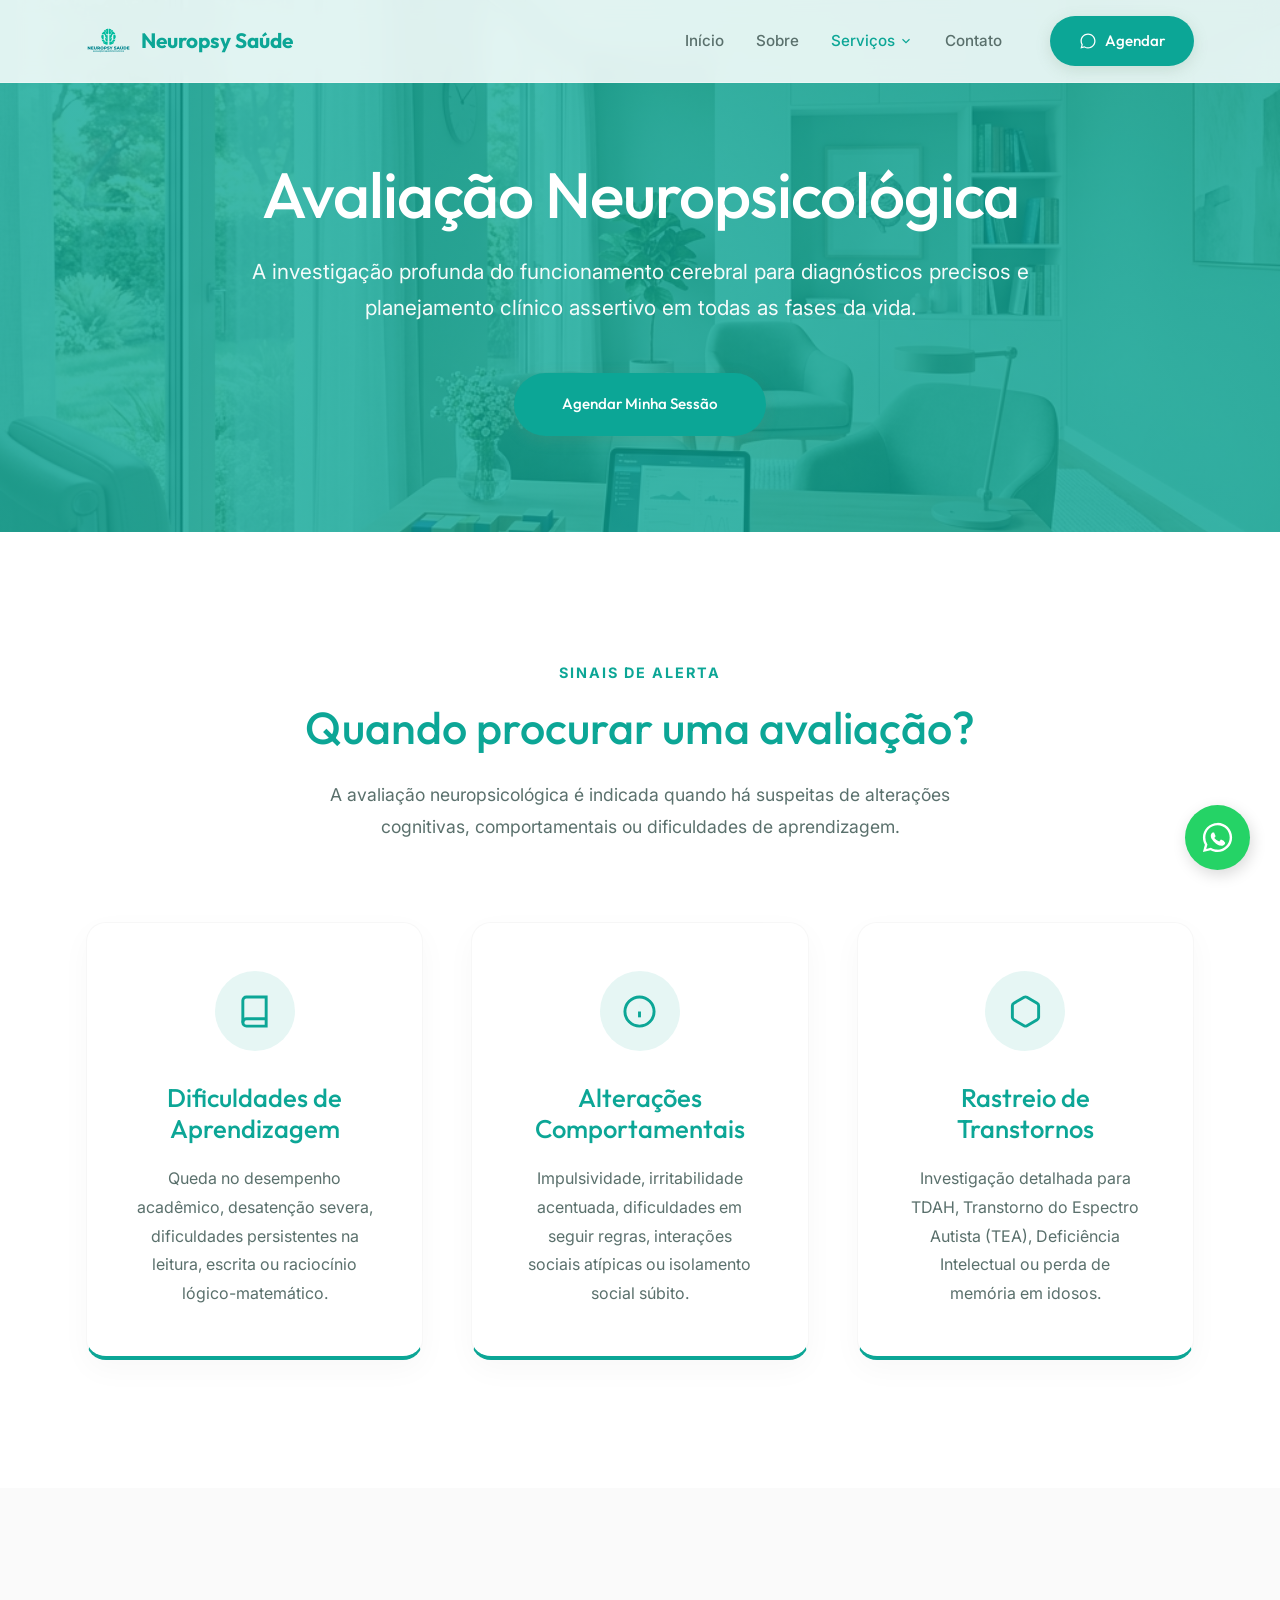
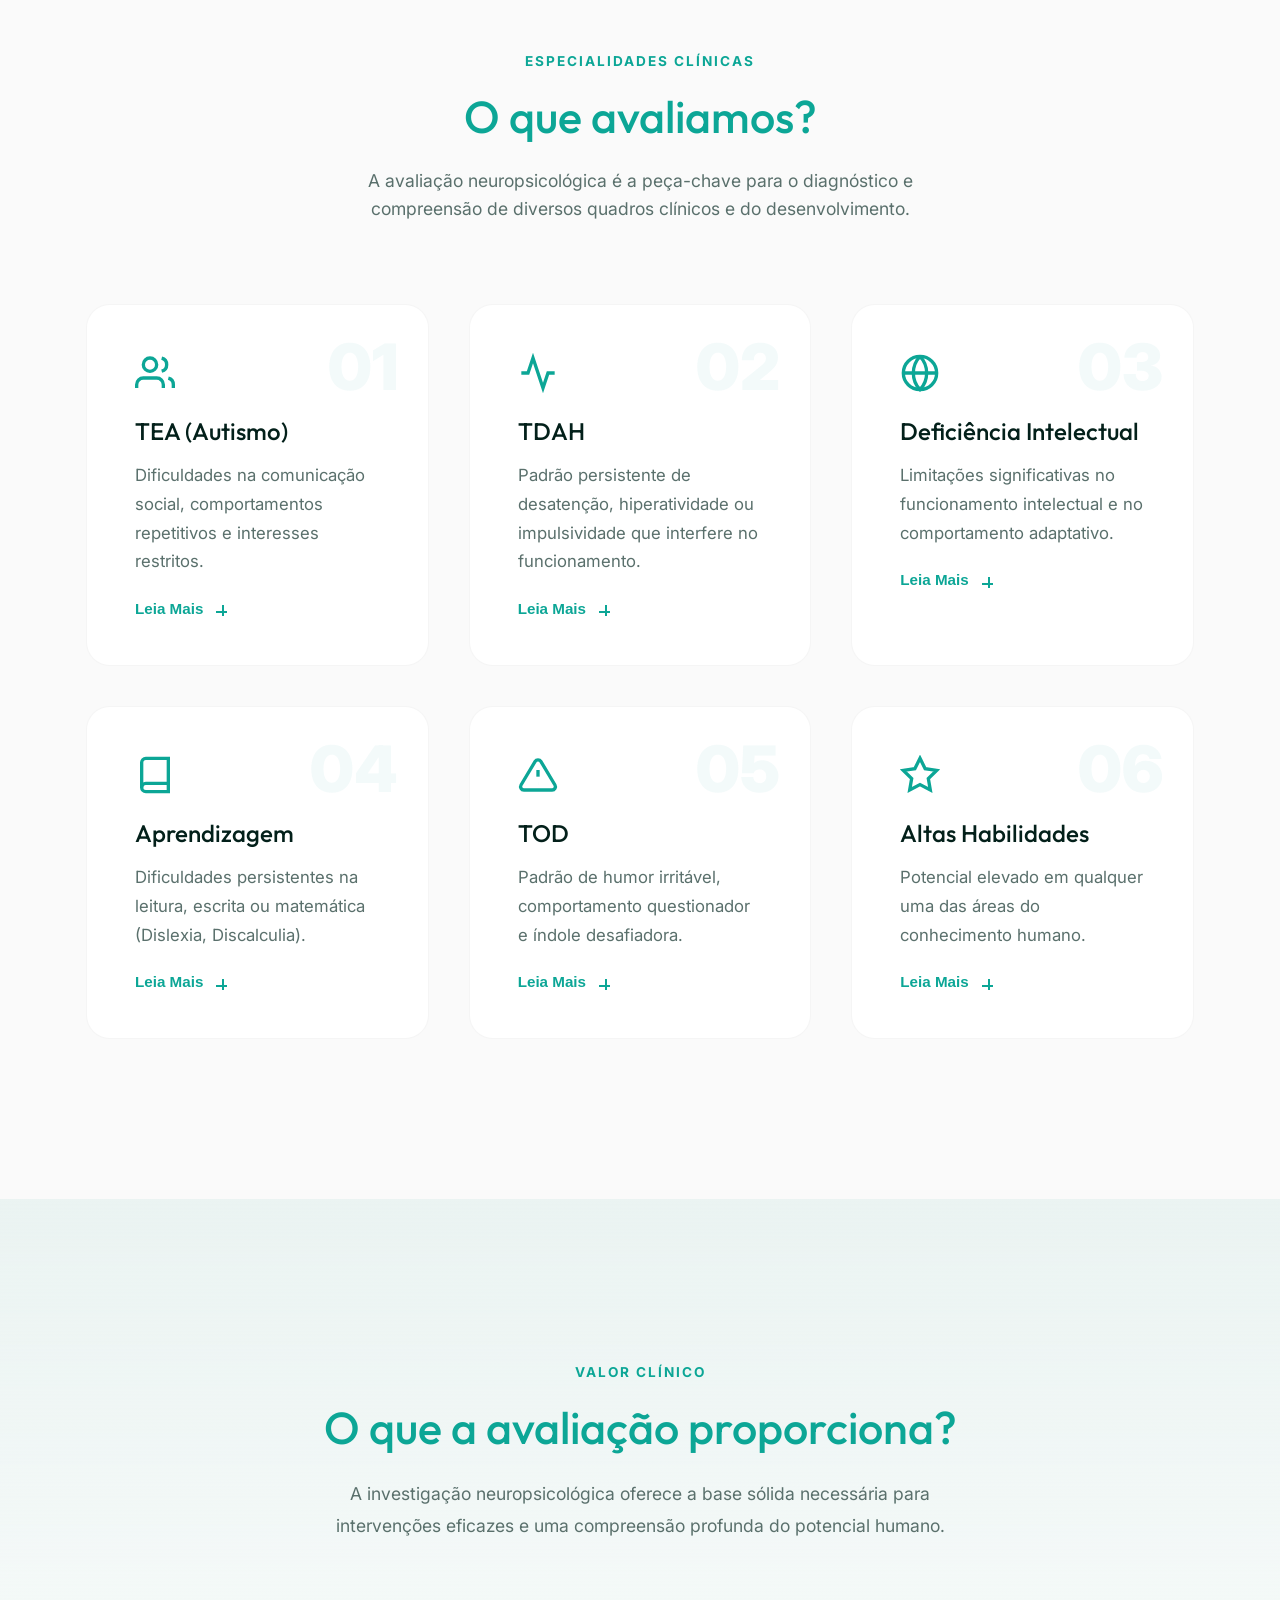
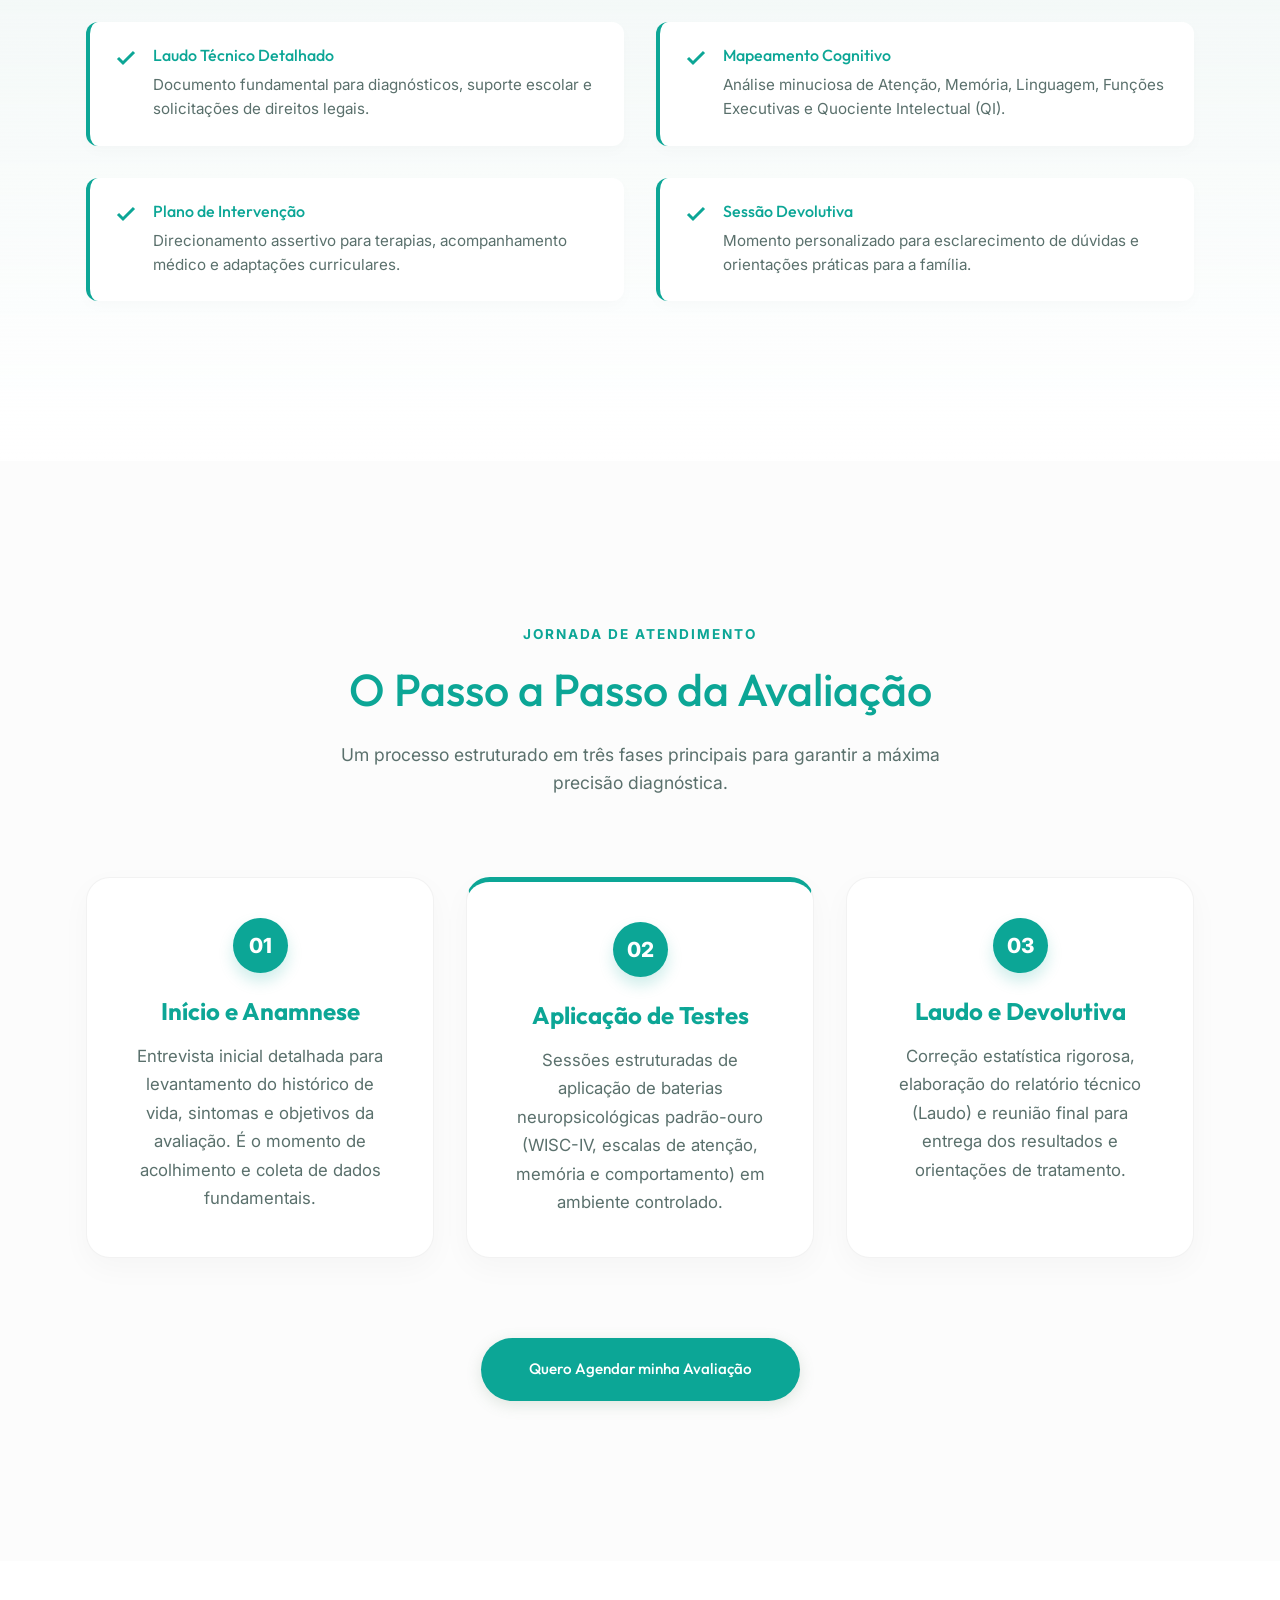
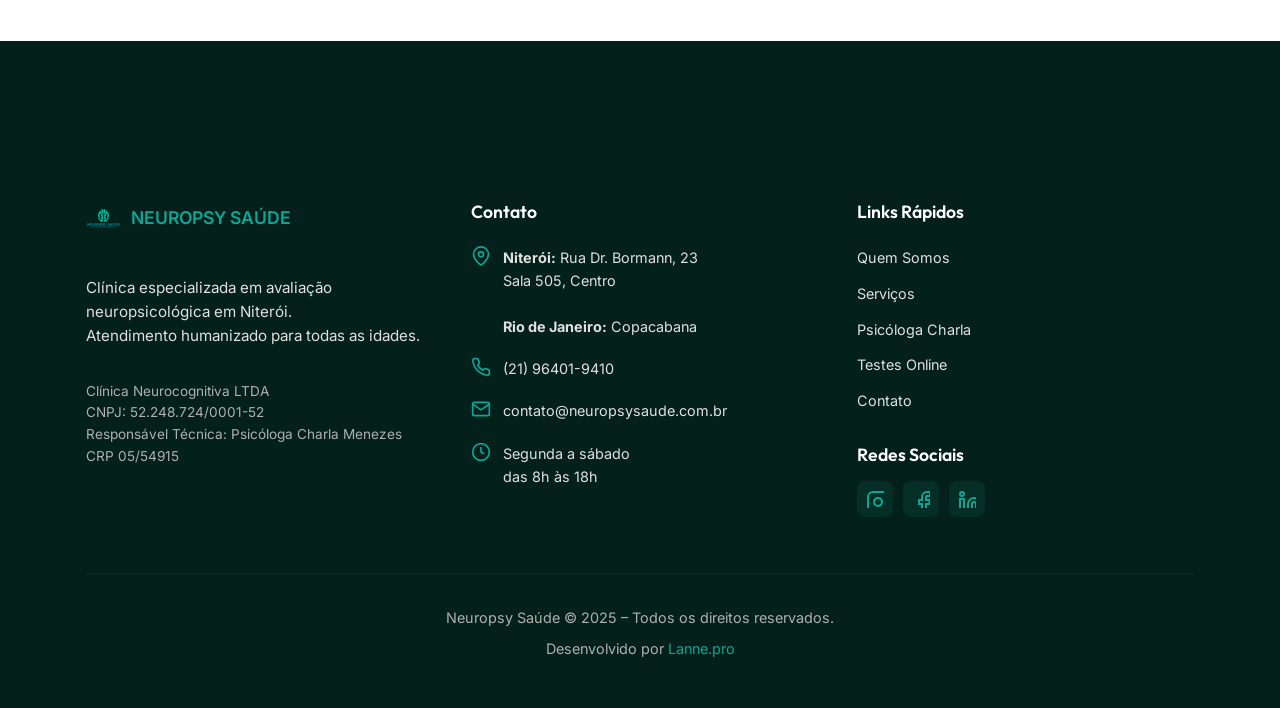
<file: avaliacao.html>
<!DOCTYPE html>
<html lang="pt-BR">

<head>
    <meta charset="UTF-8">
    <meta name="viewport" content="width=device-width, initial-scale=1.0">
    <title>Avaliação Neuropsicológica | Neuropsy Saúde</title>
    <link rel="icon" type="image/png"
        href="assets/img/fotos-site/logo-neuropsy.svg" />
    <meta name="description"
        content="Entenda o que é, para que serve e como funciona a avaliação neuropsicológica e suas etapas.">
    <link rel="stylesheet" href="assets/css/style.css">
</head>

<body>
    <header>
        <div class="container nav-container">
            <a href="index.html" class="logo" style="display:flex;align-items:center;gap:10px;text-decoration:none;">
                <img src="assets/img/fotos-site/logo-neuropsy.svg" alt="Neuropsy Saúde"
                    style="height:45px;display:block;">
                <span
                    style="font-family:var(--font-heading);font-weight:700;font-size:1.3rem;color:var(--primary-color);">Neuropsy
                    Saúde</span>
            </a>
            <div class="menu-toggle"><span></span><span></span><span></span></div>
            <nav class="nav-links">
                <a href="index.html" class="link">Início</a>
                <a href="sobre.html" class="link">Sobre</a>
                <div class="nav-item-dropdown">
                    <span class="link active" style="cursor:pointer;">Serviços <svg width="14" height="14"
                            viewBox="0 0 24 24" fill="none" stroke="currentColor" stroke-width="2">
                            <polyline points="6 9 12 15 18 9"></polyline>
                        </svg></span>
                    <div class="dropdown-menu">
                        <a href="avaliacao.html" class="dropdown-item" style="color:var(--primary-color);">Avaliação
                            Neuropsicológica</a>
                        <a href="consulta.html" class="dropdown-item">Consulta Psicológica</a>
                    </div>
                </div>
                <a href="contato.html" class="link">Contato</a>
                <a href="https://wa.me/5521964019410" target="_blank" class="btn btn-primary"
                    style="margin-left:1rem;display:inline-flex;align-items:center;gap:8px;"><svg width="18" height="18"
                        fill="currentColor" viewBox="0 0 24 24">
                        <path
                            d="M12.01 2.01C6.48 2.01 2 6.49 2 12.02c0 1.76.46 3.44 1.34 4.93L2 22l5.22-1.31c1.45.8 3.09 1.25 4.79 1.25 5.53 0 10.01-4.48 10.01-10.01s-4.48-10-10-10.01h-.01zm0 18.3c-1.5 0-2.96-.38-4.26-1.12l-.31-.18-3.17.8.84-3.09-.2-.31A8.2 8.2 0 0 1 3.68 12c0-4.6 3.74-8.34 8.33-8.34 4.59 0 8.33 3.74 8.33 8.34 0 4.6-3.74 8.34-8.33 8.34z" />
                    </svg> Agendar</a>
            </nav>
        </div>
    </header>

    <section class="service-hero reveal"
        style="background: linear-gradient(rgba(12, 166, 150, 0.8), rgba(12, 166, 150, 0.8)), url('assets/img/fotos-site/hero-avaliacao.png') center/cover; padding: 10rem 0 6rem 0; color: #fff;">
        <div class="container">
            <h1 style="font-size: clamp(2.5rem, 8vw, 4rem); letter-spacing: -1px; margin-bottom: 1.5rem; color: #fff;">
                Avaliação Neuropsicológica</h1>
            <p style="font-size: 1.3rem; max-width: 800px; margin: 0 auto; color: rgba(255,255,255,0.95); line-height: 1.7;">
                A investigação profunda do funcionamento cerebral para diagnósticos precisos e planejamento clínico
                assertivo em todas as fases da vida.</p>
            <a href="https://wa.me/5521964019410" target="_blank" class="btn btn-primary"
                style="margin-top: 3rem; padding: 1.2rem 3rem;">Agendar Minha Sessão</a>
        </div>
    </section>

    <!-- Quando Procurar -->
    <section class="reveal" style="padding: 8rem 0; background: #fff;">
        <div class="container">
            <div style="text-align: center; margin-bottom: 5rem;">
                <span style="color: var(--primary-color); font-weight: 700; text-transform: uppercase; letter-spacing: 2px; font-size: 0.9rem;">Sinais de Alerta</span>
                <h2 style="font-size: 2.8rem; color: var(--primary-color); margin-top: 1rem;">Quando procurar uma avaliação?</h2>
                <p style="color: var(--text-light); max-width: 650px; margin: 1.5rem auto; font-size: 1.1rem; line-height: 1.8;">A avaliação neuropsicológica é indicada quando há suspeitas de alterações cognitivas, comportamentais ou dificuldades de aprendizagem.</p>
            </div>
            
            <div class="card-grid" style="grid-template-columns: repeat(auto-fit, minmax(320px, 1fr)); gap: 3rem;">
                <!-- Dificuldades Escolares -->
                <div class="feature-card" style="border-bottom: 4px solid var(--primary-color);">
                    <div class="feature-icon-circle">
                        <svg width="35" height="35" viewBox="0 0 24 24" fill="none" stroke="currentColor" stroke-width="2">
                            <path d="M4 19.5A2.5 2.5 0 0 1 6.5 17H20"/>
                            <path d="M6.5 2H20v20H6.5A2.5 2.5 0 0 1 4 19.5v-15A2.5 2.5 0 0 1 6.5 2z"/>
                        </svg>
                    </div>
                    <h3 style="font-size: 1.6rem; color: var(--primary-color); margin-bottom: 1.2rem;">Dificuldades de Aprendizagem</h3>
                    <p style="color: var(--text-light); line-height: 1.8; font-size: 1rem;">Queda no desempenho acadêmico, desatenção severa, dificuldades persistentes na leitura, escrita ou raciocínio lógico-matemático.</p>
                </div>

                <!-- Alterações de Comportamento -->
                <div class="feature-card" style="border-bottom: 4px solid var(--primary-color);">
                    <div class="feature-icon-circle">
                        <svg width="35" height="35" viewBox="0 0 24 24" fill="none" stroke="currentColor" stroke-width="2">
                            <circle cx="12" cy="12" r="10"/><path d="M12 16v-4"/><path d="M12 8h.01"/>
                        </svg>
                    </div>
                    <h3 style="font-size: 1.6rem; color: var(--primary-color); margin-bottom: 1.2rem;">Alterações Comportamentais</h3>
                    <p style="color: var(--text-light); line-height: 1.8; font-size: 1rem;">Impulsividade, irritabilidade acentuada, dificuldades em seguir regras, interações sociais atípicas ou isolamento social súbito.</p>
                </div>

                <!-- Diagnóstico de Transtornos -->
                <div class="feature-card" style="border-bottom: 4px solid var(--primary-color);">
                    <div class="feature-icon-circle">
                        <svg width="35" height="35" viewBox="0 0 24 24" fill="none" stroke="currentColor" stroke-width="2">
                            <path d="M21 16V8a2 2 0 0 0-1-1.73l-7-4a2 2 0 0 0-2 0l-7 4A2 2 0 0 0 3 8v8a2 2 0 0 0 1 1.73l7 4a2 2 0 0 0 2 0l7-4A2 2 0 0 0 21 16z"/>
                        </svg>
                    </div>
                    <h3 style="font-size: 1.6rem; color: var(--primary-color); margin-bottom: 1.2rem;">Rastreio de Transtornos</h3>
                    <p style="color: var(--text-light); line-height: 1.8; font-size: 1rem;">Investigação detalhada para TDAH, Transtorno do Espectro Autista (TEA), Deficiência Intelectual ou perda de memória em idosos.</p>
                </div>
            </div>
        </div>
    </section>

    <!-- Condições e Transtornos Avaliados -->
    <section class="reveal" style="padding: 10rem 0; background-color: #fafafa;">
        <div class="container">
            <div style="text-align: center; margin-bottom: 5rem;">
                <span style="color: var(--primary-color); font-weight: 700; text-transform: uppercase; letter-spacing: 2px; font-size: 0.85rem;">Especialidades Clínicas</span>
                <h2 style="font-size: 2.8rem; color: var(--primary-color); margin-top: 1rem;">O que avaliamos?</h2>
                <p style="color: var(--text-light); max-width: 650px; margin: 1.5rem auto; font-size: 1.1rem;">A avaliação neuropsicológica é a peça-chave para o diagnóstico e compreensão de diversos quadros clínicos e do desenvolvimento.</p>
            </div>

            <div class="tool-grid">
                <!-- Card 1: TEA -->
                <div class="tool-card">
                    <div class="badge-number">01</div>
                    <svg width="40" height="40" viewBox="0 0 24 24" fill="none" stroke="var(--primary-color)" stroke-width="2"><path d="M17 21v-2a4 4 0 0 0-4-4H5a4 4 0 0 0-4 4v2"></path><circle cx="9" cy="7" r="4"></circle><path d="M23 21v-2a4 4 0 0 0-3-3.87"></path><path d="M16 3.13a4 4 0 0 1 0 7.75"></path></svg>
                    <h4>TEA (Autismo)</h4>
                    <p>Dificuldades na comunicação social, comportamentos repetitivos e interesses restritos.</p>
                    <button class="tool-toggle-btn" onclick="toggleTool(this)">
                        <span>Leia Mais</span>
                        <svg width="16" height="16" fill="none" stroke="currentColor" stroke-width="2"><path d="M5 12h14"></path><path d="M12 5v14"></path></svg>
                    </button>
                    <div class="expanded-content">
                        <p style="font-size: 0.95rem; font-style: italic;">A avaliação é essencial para identificar o nível de suporte necessário e traçar um plano de intervenção multidisciplinar personalizado.</p>
                    </div>
                </div>

                <!-- Card 2: TDAH -->
                <div class="tool-card">
                    <div class="badge-number">02</div>
                    <svg width="40" height="40" viewBox="0 0 24 24" fill="none" stroke="var(--primary-color)" stroke-width="2"><path d="M22 12h-4l-3 9L9 3l-3 9H2"></path></svg>
                    <h4>TDAH</h4>
                    <p>Padrão persistente de desatenção, hiperatividade ou impulsividade que interfere no funcionamento.</p>
                    <button class="tool-toggle-btn" onclick="toggleTool(this)">
                        <span>Leia Mais</span>
                        <svg width="16" height="16" fill="none" stroke="currentColor" stroke-width="2"><path d="M5 12h14"></path><path d="M12 5v14"></path></svg>
                    </button>
                    <div class="expanded-content">
                        <p style="font-size: 0.95rem; font-style: italic;">Investigamos o impacto nas funções executivas para diferenciar de outros quadros e sugerir estratégias de manejo eficazes.</p>
                    </div>
                </div>

                <!-- Card 3: Deficiência Intelectual -->
                <div class="tool-card">
                    <div class="badge-number">03</div>
                    <svg width="40" height="40" viewBox="0 0 24 24" fill="none" stroke="var(--primary-color)" stroke-width="2"><circle cx="12" cy="12" r="10"></circle><path d="M12 2a14.5 14.5 0 0 0 0 20 14.5 14.5 0 0 0 0-20"></path><path d="M2 12h20"></path></svg>
                    <h4>Deficiência Intelectual</h4>
                    <p>Limitações significativas no funcionamento intelectual e no comportamento adaptativo.</p>
                    <button class="tool-toggle-btn" onclick="toggleTool(this)">
                        <span>Leia Mais</span>
                        <svg width="16" height="16" fill="none" stroke="currentColor" stroke-width="2"><path d="M5 12h14"></path><path d="M12 5v14"></path></svg>
                    </button>
                    <div class="expanded-content">
                        <p style="font-size: 0.95rem; font-style: italic;">Avaliamos o QI e as habilidades de vida diária para garantir os direitos legais e o suporte clínico adequado ao paciente.</p>
                    </div>
                </div>

                <!-- Card 4: Aprendizagem -->
                <div class="tool-card">
                    <div class="badge-number">04</div>
                    <svg width="40" height="40" viewBox="0 0 24 24" fill="none" stroke="var(--primary-color)" stroke-width="2"><path d="M4 19.5A2.5 2.5 0 0 1 6.5 17H20"></path><path d="M6.5 2H20v20H6.5A2.5 2.5 0 0 1 4 19.5v-15A2.5 2.5 0 0 1 6.5 2z"></path></svg>
                    <h4>Aprendizagem</h4>
                    <p>Dificuldades persistentes na leitura, escrita ou matemática (Dislexia, Discalculia).</p>
                    <button class="tool-toggle-btn" onclick="toggleTool(this)">
                        <span>Leia Mais</span>
                        <svg width="16" height="16" fill="none" stroke="currentColor" stroke-width="2"><path d="M5 12h14"></path><path d="M12 5v14"></path></svg>
                    </button>
                    <div class="expanded-content">
                        <p style="font-size: 0.95rem; font-style: italic;">O diagnóstico preciso permite adaptações escolares estratégicas e intervenções psicopedagógicas focadas na superação de barreiras.</p>
                    </div>
                </div>

                <!-- Card 5: TOD -->
                <div class="tool-card">
                    <div class="badge-number">05</div>
                    <svg width="40" height="40" viewBox="0 0 24 24" fill="none" stroke="var(--primary-color)" stroke-width="2"><path d="M10.29 3.86L1.82 18a2 2 0 0 0 1.71 3h16.94a2 2 0 0 0 1.71-3L13.71 3.86a2 2 0 0 0-3.42 0z"></path><line x1="12" y1="9" x2="12" y2="13"></line><line x1="12" y1="17" x2="12.01" y2="17"></line></svg>
                    <h4>TOD</h4>
                    <p>Padrão de humor irritável, comportamento questionador e índole desafiadora.</p>
                    <button class="tool-toggle-btn" onclick="toggleTool(this)">
                        <span>Leia Mais</span>
                        <svg width="16" height="16" fill="none" stroke="currentColor" stroke-width="2"><path d="M5 12h14"></path><path d="M12 5v14"></path></svg>
                    </button>
                    <div class="expanded-content">
                        <p style="font-size: 0.95rem; font-style: italic;">Diferenciamos reações emocionais de transtornos de conduta, auxiliando a família no desenvolvimento de um manejo assertivo.</p>
                    </div>
                </div>

                <!-- Card 6: Altas Habilidades -->
                <div class="tool-card">
                    <div class="badge-number">06</div>
                    <svg width="40" height="40" viewBox="0 0 24 24" fill="none" stroke="var(--primary-color)" stroke-width="2"><polygon points="12 2 15.09 8.26 22 9.27 17 14.14 18.18 21.02 12 17.77 5.82 21.02 7 14.14 2 9.27 8.91 8.26 12 2"></polygon></svg>
                    <h4>Altas Habilidades</h4>
                    <p>Potencial elevado em qualquer uma das áreas do conhecimento humano.</p>
                    <button class="tool-toggle-btn" onclick="toggleTool(this)">
                        <span>Leia Mais</span>
                        <svg width="16" height="16" fill="none" stroke="currentColor" stroke-width="2"><path d="M5 12h14"></path><path d="M12 5v14"></path></svg>
                    </button>
                    <div class="expanded-content">
                        <p style="font-size: 0.95rem; font-style: italic;">Identificar a superdotação previne o desinteresse escolar e ajuda a canalizar o talento de forma produtiva e saudável.</p>
                    </div>
                </div>
            </div>
        </div>
    </section>

    <!-- Resultados e Benefícios -->
    <section class="reveal" style="padding: 10rem 0; background: linear-gradient(rgba(12, 166, 150, 0.04), rgba(255, 255, 255, 1));">
        <div class="container">
            <div style="text-align: center; margin-bottom: 5rem;">
                <span style="color: var(--primary-color); font-weight: 700; text-transform: uppercase; letter-spacing: 2px; font-size: 0.85rem;">Valor Clínico</span>
                <h2 style="font-size: 2.8rem; color: var(--primary-color); margin-top: 1rem;">O que a avaliação proporciona?</h2>
                <p style="color: var(--text-light); max-width: 650px; margin: 1.5rem auto; font-size: 1.1rem; line-height: 1.8;">A investigação neuropsicológica oferece a base sólida necessária para intervenções eficazes e uma compreensão profunda do potencial humano.</p>
            </div>
            <div class="benefit-list">
                <div class="benefit-item">
                    <div class="benefit-icon"><svg width="24" height="24" viewBox="0 0 24 24" fill="none" stroke="currentColor" stroke-width="3"><polyline points="20 6 9 17 4 12"/></svg></div>
                    <div>
                        <h4 style="color: var(--primary-color); margin-bottom: 8px;">Laudo Técnico Detalhado</h4>
                        <p style="color: var(--text-light); font-size: 0.95rem;">Documento fundamental para diagnósticos, suporte escolar e solicitações de direitos legais.</p>
                    </div>
                </div>
                <div class="benefit-item">
                    <div class="benefit-icon"><svg width="24" height="24" viewBox="0 0 24 24" fill="none" stroke="currentColor" stroke-width="3"><polyline points="20 6 9 17 4 12"/></svg></div>
                    <div>
                        <h4 style="color: var(--primary-color); margin-bottom: 8px;">Mapeamento Cognitivo</h4>
                        <p style="color: var(--text-light); font-size: 0.95rem;">Análise minuciosa de Atenção, Memória, Linguagem, Funções Executivas e Quociente Intelectual (QI).</p>
                    </div>
                </div>
                <div class="benefit-item">
                    <div class="benefit-icon"><svg width="24" height="24" viewBox="0 0 24 24" fill="none" stroke="currentColor" stroke-width="3"><polyline points="20 6 9 17 4 12"/></svg></div>
                    <div>
                        <h4 style="color: var(--primary-color); margin-bottom: 8px;">Plano de Intervenção</h4>
                        <p style="color: var(--text-light); font-size: 0.95rem;">Direcionamento assertivo para terapias, acompanhamento médico e adaptações curriculares.</p>
                    </div>
                </div>
                <div class="benefit-item">
                    <div class="benefit-icon"><svg width="24" height="24" viewBox="0 0 24 24" fill="none" stroke="currentColor" stroke-width="3"><polyline points="20 6 9 17 4 12"/></svg></div>
                    <div>
                        <h4 style="color: var(--primary-color); margin-bottom: 8px;">Sessão Devolutiva</h4>
                        <p style="color: var(--text-light); font-size: 0.95rem;">Momento personalizado para esclarecimento de dúvidas e orientações práticas para a família.</p>
                    </div>
                </div>
            </div>
        </div>
    </section>

    <!-- Passo a Passo (Cards Horizontais) -->
    <section class="reveal" style="padding: 10rem 0; background-color: #fcfcfc;">
        <div class="container">
            <div style="text-align: center; margin-bottom: 5rem;">
                <span style="color: var(--primary-color); font-weight: 700; text-transform: uppercase; letter-spacing: 2px; font-size: 0.85rem;">Jornada de Atendimento</span>
                <h2 style="font-size: 2.8rem; color: var(--primary-color); margin-top: 1rem;">O Passo a Passo da Avaliação</h2>
                <p style="color: var(--text-light); max-width: 650px; margin: 1.5rem auto; font-size: 1.1rem;">Um processo estruturado em três fases principais para garantir a máxima precisão diagnóstica.</p>
            </div>

            <div class="step-grid">
                <!-- Fase 1 -->
                <div class="step-card">
                    <div class="step-number">01</div>
                    <h4>Início e Anamnese</h4>
                    <p>Entrevista inicial detalhada para levantamento do histórico de vida, sintomas e objetivos da avaliação. É o momento de acolhimento e coleta de dados fundamentais.</p>
                </div>

                <!-- Fase 2 -->
                <div class="step-card" style="border-top: 5px solid var(--primary-color);">
                    <div class="step-number">02</div>
                    <h4>Aplicação de Testes</h4>
                    <p>Sessões estruturadas de aplicação de baterias neuropsicológicas padrão-ouro (WISC-IV, escalas de atenção, memória e comportamento) em ambiente controlado.</p>
                </div>

                <!-- Fase 3 -->
                <div class="step-card">
                    <div class="step-number">03</div>
                    <h4>Laudo e Devolutiva</h4>
                    <p>Correção estatística rigorosa, elaboração do relatório técnico (Laudo) e reunião final para entrega dos resultados e orientações de tratamento.</p>
                </div>
            </div>

            <div style="text-align: center; margin-top: 5rem;">
                <a href="https://wa.me/5521964019410" target="_blank" class="btn btn-primary" style="padding: 1.2rem 3rem;">Quero Agendar minha Avaliação</a>
            </div>
        </div>
    </section>

    <div style="padding-bottom: 5rem; background-color: var(--surface-color);"></div>

    <a href="https://wa.me/5521964019410" target="_blank" class="whatsapp-float">
        <svg width="35" height="35" fill="#fff" viewBox="0 0 24 24">
            <path
                d="M12.01 2.01C6.48 2.01 2 6.49 2 12.02c0 1.76.46 3.44 1.34 4.93L2 22l5.22-1.31c1.45.8 3.09 1.25 4.79 1.25 5.53 0 10.01-4.48 10.01-10.01s-4.48-10-10-10.01h-.01zm0 18.3c-1.5 0-2.96-.38-4.26-1.12l-.31-.18-3.17.8.84-3.09-.2-.31A8.2 8.2 0 0 1 3.68 12c0-4.6 3.74-8.34 8.33-8.34 4.59 0 8.33 3.74 8.33 8.34 0 4.6-3.74 8.34-8.33 8.34z" />
            <path
                d="M16.37 14.28c-.24-.12-1.44-.71-1.66-.79-.22-.08-.38-.12-.54.12-.16.24-.63.79-.77.95-.14.16-.28.18-.52.06-1.14-.54-2.18-1.22-2.94-2.16-.16-.21-.02-.32.1-.44.1-.1.24-.28.36-.42.12-.14.16-.24.24-.4.08-.16.04-.3-.02-.42-.06-.12-.54-1.3-.74-1.78-.2-.46-.4-.4-.54-.4h-.46c-.16 0-.42.06-.64.28-.22.22-.85.83-.85 2.02s.87 2.34.99 2.5c.12.16 1.7 2.62 4.13 3.66.58.25 1.03.4 1.38.51.58.18 1.11.16 1.53.1.48-.07 1.44-.59 1.64-1.16.2-.57.2-1.06.14-1.16-.06-.1-.22-.16-.46-.28z" />
        </svg>
        <span class="tooltip">Fale com a Psicóloga</span>
    </a>

    <footer style="padding: 10rem 0 3rem 0; background-color: var(--text-dark); color: #fff;">
        <div class="container">
            <div class="footer-grid">
                <!-- Coluna 1 -->
                <div>
                    <div style="display:flex; align-items:center; gap:10px; margin-bottom: 2.5rem;">
                        <img src="assets/img/fotos-site/logo-neuropsy.svg" alt="Neuropsy Saúde"
                            style="height: 35px; display: block;">
                        <span style="font-weight:600; font-size:1.1rem; color:var(--primary-color);">NEUROPSY
                            SAÚDE</span>
                    </div>
                    <p style="color: #e0e0e0; font-size: 0.95rem; line-height: 1.6; margin-bottom: 2rem;">Clínica
                        especializada em avaliação neuropsicológica em Niterói.<br>Atendimento humanizado para todas as
                        idades.</p>
                    <p style="color: #b0b0b0; font-size: 0.85rem; line-height: 1.6;">
                        Clínica Neurocognitiva LTDA<br>
                        CNPJ: 52.248.724/0001-52<br>
                        Responsável Técnica: Psicóloga Charla Menezes<br>
                        CRP 05/54915
                    </p>
                </div>
                <!-- Coluna 2 -->
                <div>
                    <h4 style="color: #fff; margin-bottom: 1.5rem; font-size: 1.1rem; font-weight:600;">Contato</h4>
                    <ul style="list-style: none; padding: 0;">
                        <li style="display: flex; gap: 12px; margin-bottom: 1.2rem; color: #e0e0e0; font-size: 0.9rem;">
                            <svg width="20" height="20" viewBox="0 0 24 24" fill="none" stroke="var(--primary-color)"
                                stroke-width="2">
                                <path d="M21 10c0 7-9 13-9 13s-9-6-9-13a9 9 0 0 1 18 0z"></path>
                                <circle cx="12" cy="10" r="3"></circle>
                            </svg>
                            <span><strong>Niterói:</strong> Rua Dr. Bormann, 23<br>Sala 505, Centro<br><br><strong>Rio
                                    de Janeiro:</strong> Copacabana</span>
                        </li>
                        <li style="display: flex; gap: 12px; margin-bottom: 1.2rem; color: #e0e0e0; font-size: 0.9rem;">
                            <svg width="20" height="20" viewBox="0 0 24 24" fill="none" stroke="var(--primary-color)"
                                stroke-width="2">
                                <path
                                    d="M22 16.92v3a2 2 0 0 1-2.18 2 19.79 19.79 0 0 1-8.63-3.07 19.5 19.5 0 0 1-6-6 19.79 19.79 0 0 1-3.07-8.67A2 2 0 0 1 4.11 2h3a2 2 0 0 1 2 1.72 12.84 12.84 0 0 0 .7 2.81 2 2 0 0 1-.45 2.11L8.09 9.91a16 16 0 0 0 6 6l1.27-1.27a2 2 0 0 1 2.11-.45 12.84 12.84 0 0 0 2.81.7A2 2 0 0 1 22 16.92z">
                                </path>
                            </svg>
                            <a href="tel:+5521964019410"
                                style="color: #e0e0e0; text-decoration: none; transition: color 0.3s;"
                                class="hover-cyan">(21) 96401-9410</a>
                        </li>
                        <li style="display: flex; gap: 12px; margin-bottom: 1.2rem; color: #e0e0e0; font-size: 0.9rem;">
                            <svg width="20" height="20" viewBox="0 0 24 24" fill="none" stroke="var(--primary-color)"
                                stroke-width="2">
                                <path d="M4 4h16c1.1 0 2 .9 2 2v12c0 1.1-.9 2-2 2H4c-1.1 0-2-.9-2-2V6c0-1.1.9-2 2-2z">
                                </path>
                                <polyline points="22,6 12,13 2,6"></polyline>
                            </svg>
                            <a href="mailto:contato@neuropsysaude.com.br"
                                style="color: #e0e0e0; text-decoration: none; transition: color 0.3s;"
                                class="hover-cyan">contato@neuropsysaude.com.br</a>
                        </li>
                        <li style="display: flex; gap: 12px; color: #e0e0e0; font-size: 0.9rem;">
                            <svg width="20" height="20" viewBox="0 0 24 24" fill="none" stroke="var(--primary-color)"
                                stroke-width="2">
                                <circle cx="12" cy="12" r="10"></circle>
                                <polyline points="12 6 12 12 16 14"></polyline>
                            </svg>
                            <span>Segunda a sábado<br>das 8h às 18h</span>
                        </li>
                    </ul>
                </div>
                <!-- Coluna 3 -->
                <div>
                    <h4 style="color: #fff; margin-bottom: 1.5rem; font-size: 1.1rem; font-weight:600;">Links Rápidos
                    </h4>
                    <ul style="list-style: none; padding: 0; margin-bottom: 2rem; font-size:0.9rem;">
                        <li style="margin-bottom: 0.8rem;"><a href="sobre.html" class="hover-cyan"
                                style="color: #e0e0e0; text-decoration: none; transition: color 0.3s;">Quem Somos</a>
                        </li>
                        <li style="margin-bottom: 0.8rem;"><a href="avaliacao.html" class="hover-cyan"
                                style="color: #e0e0e0; text-decoration: none; transition: color 0.3s;">Serviços</a></li>
                        <li style="margin-bottom: 0.8rem;"><a href="sobre.html" class="hover-cyan"
                                style="color: #e0e0e0; text-decoration: none; transition: color 0.3s;">Psicóloga
                                Charla</a></li>
                        <li style="margin-bottom: 0.8rem;"><a href="avaliacao.html" class="hover-cyan"
                                style="color: #e0e0e0; text-decoration: none; transition: color 0.3s;">Testes Online</a>
                        </li>
                        <li style="margin-bottom: 0.8rem;"><a href="contato.html" class="hover-cyan"
                                style="color: #e0e0e0; text-decoration: none; transition: color 0.3s;">Contato</a></li>
                    </ul>

                    <h4 style="color: #fff; margin-bottom: 1rem; font-size: 1.1rem; font-weight:600;">Redes Sociais</h4>
                    <div style="display: flex; gap: 10px;">
                        <a href="https://www.instagram.com/neuropsy.saude" target="_blank" class="social-icon"
                            style="display:flex; align-items:center; justify-content:center; width: 36px; height: 36px; background: rgba(12,166,150,0.1); color: var(--primary-color); border-radius: 8px; transition: all 0.3s;"><svg
                                width="18" height="18" fill="none" stroke="currentColor" stroke-width="2">
                                <rect x="2" y="2" width="20" height="20" rx="5" ry="5"></rect>
                                <path d="M16 11.37A4 4 0 1 1 12.63 8 4 4 0 0 1 16 11.37z"></path>
                                <line x1="17.5" y1="6.5" x2="17.51" y2="6.5"></line>
                            </svg></a>
                        <a href="https://facebook.com" target="_blank" class="social-icon"
                            style="display:flex; align-items:center; justify-content:center; width: 36px; height: 36px; background: rgba(12,166,150,0.1); color: var(--primary-color); border-radius: 8px; transition: all 0.3s;"><svg
                                width="18" height="18" fill="none" stroke="currentColor" stroke-width="2">
                                <path d="M18 2h-3a5 5 0 0 0-5 5v3H7v4h3v8h4v-8h3l1-4h-4V7a1 1 0 0 1 1-1h3z"></path>
                            </svg></a>
                        <a href="https://linkedin.com" target="_blank" class="social-icon"
                            style="display:flex; align-items:center; justify-content:center; width: 36px; height: 36px; background: rgba(12,166,150,0.1); color: var(--primary-color); border-radius: 8px; transition: all 0.3s;"><svg
                                width="18" height="18" fill="none" stroke="currentColor" stroke-width="2">
                                <path
                                    d="M16 8a6 6 0 0 1 6 6v7h-4v-7a2 2 0 0 0-2-2 2 2 0 0 0-2 2v7h-4v-7a6 6 0 0 1 6-6z">
                                </path>
                                <rect x="2" y="9" width="4" height="12"></rect>
                                <circle cx="4" cy="4" r="2"></circle>
                            </svg></a>
                    </div>
                </div>
            </div>

            <div
                style="text-align: center; border-top: 1px solid rgba(255,255,255,0.05); margin-top: 3.5rem; padding-top: 2rem;">
                <p style="color: #b0b0b0; font-size: 0.9rem; margin-bottom: 0.5rem;">Neuropsy Saúde &copy; 2025 – Todos
                    os direitos reservados.</p>
                <p style="color: #b0b0b0; font-size: 0.9rem;">Desenvolvido por <a
                        href="https://lanne.pro"
                        target="_blank"
                        style="color: var(--primary-color); text-decoration: none; transition: color 0.3s;"
                        class="hover-cyan">Lanne.pro</a></p>
            </div>
        </div>
    </footer>

    <script>
        function toggleTool(btn) {
            const card = btn.closest('.tool-card');
            const content = card.querySelector('.expanded-content');
            const span = btn.querySelector('span');
            const svg = btn.querySelector('svg');
            
            content.classList.toggle('active');
            
            if (content.classList.contains('active')) {
                span.innerText = 'Fechar';
                svg.innerHTML = '<path d="M5 12h14"></path>';
                btn.style.color = '#ff6b6b';
            } else {
                span.innerText = 'Leia Mais';
                svg.innerHTML = '<path d="M5 12h14M12 5v14"></path>';
                btn.style.color = 'var(--primary-color)';
            }
        }
    </script>
    <script src="assets/js/particles.js"></script>
    <script src="assets/js/main.js"></script>
</body>

</html>
</file>
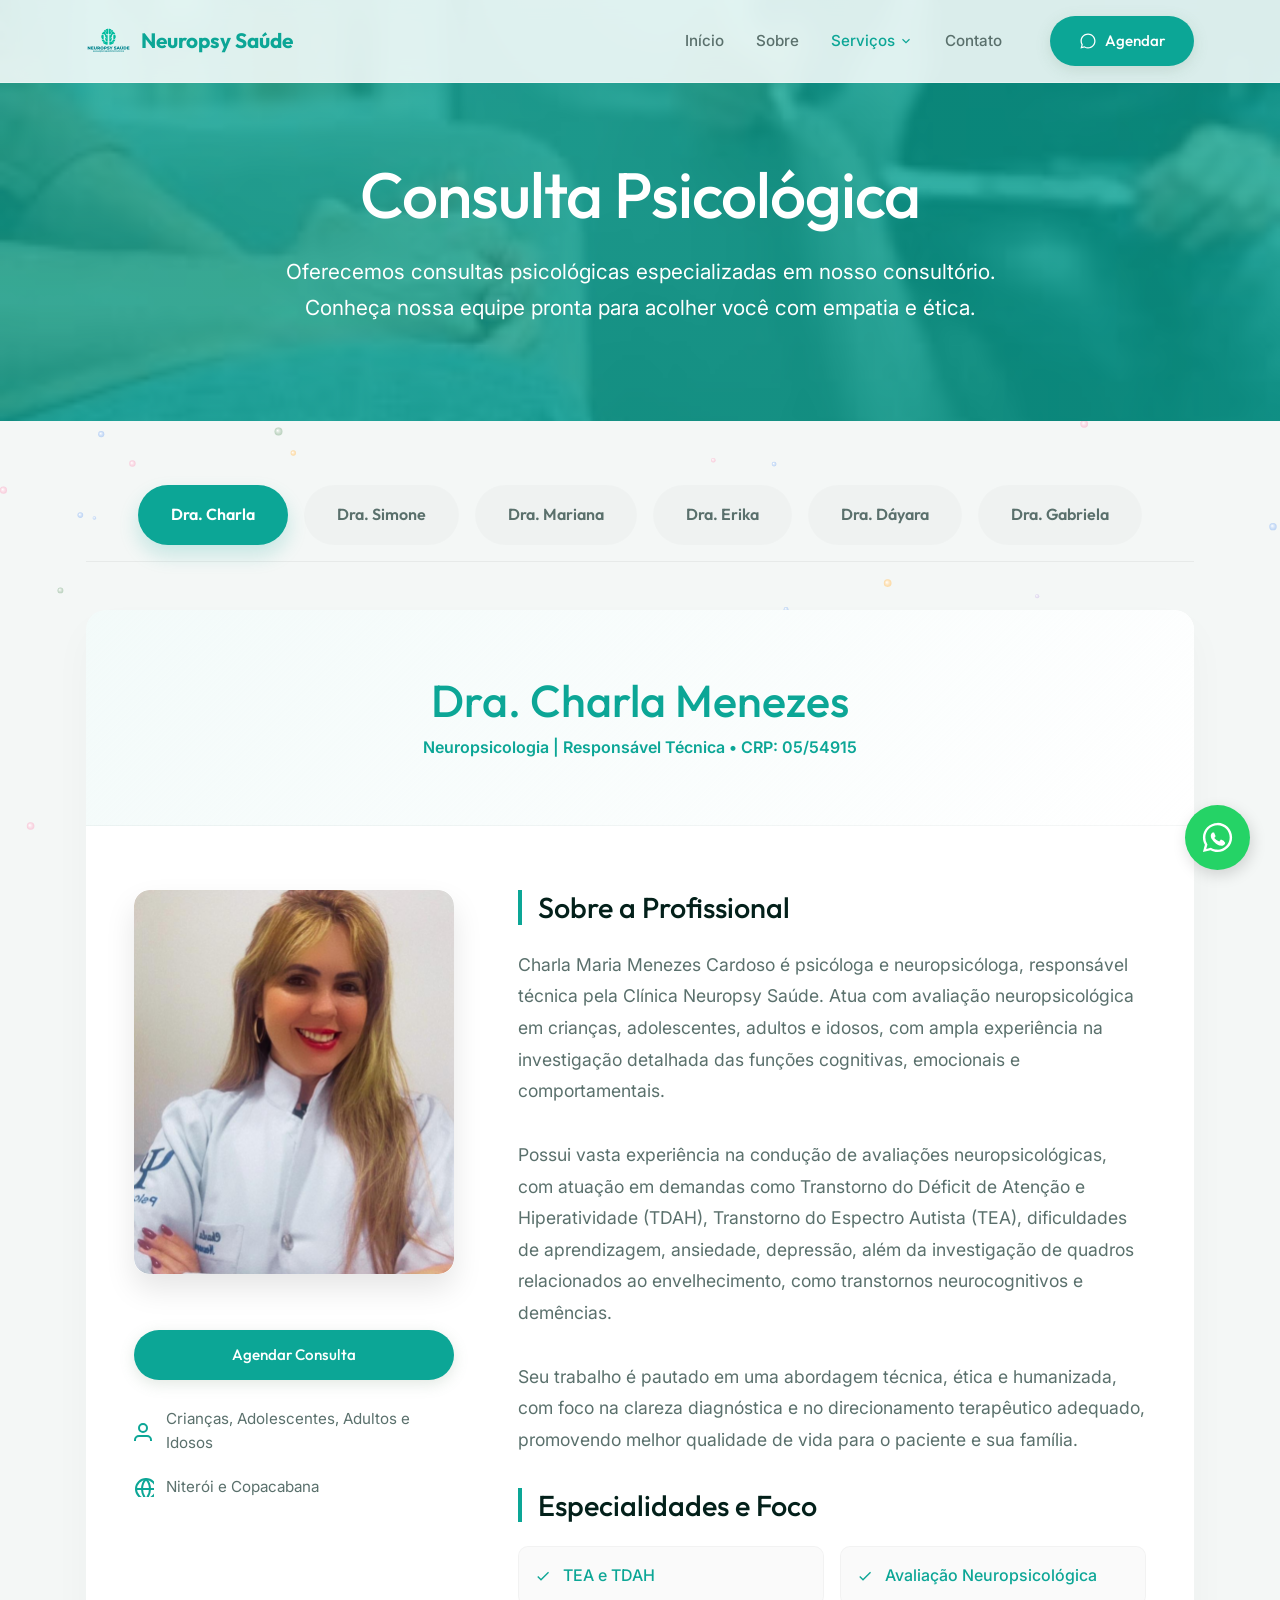
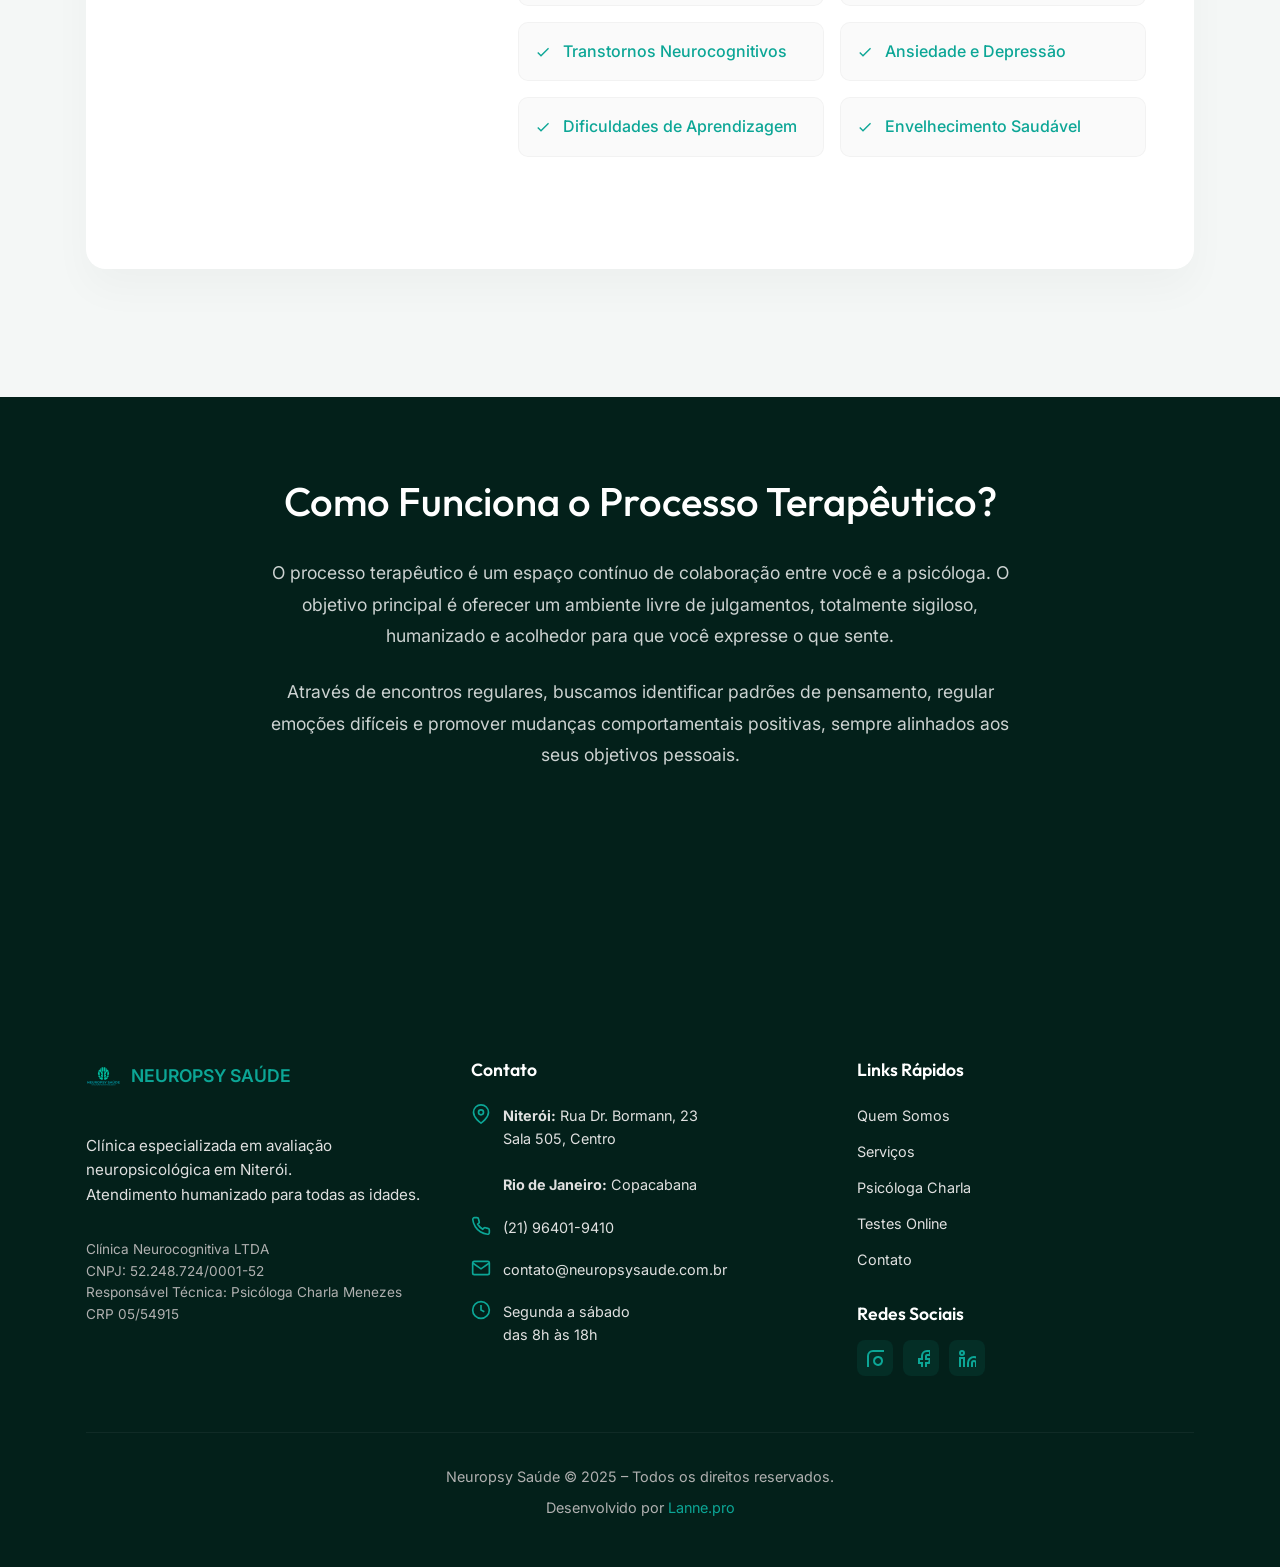
<file: consulta.html>
<!DOCTYPE html>
<html lang="pt-BR">

<head>
    <meta charset="UTF-8">
    <meta name="viewport" content="width=device-width, initial-scale=1.0">
    <title>Consulta Psicológica | Neuropsy Saúde</title>
    <link rel="icon" type="image/png"
        href="assets/img/fotos-site/logo-neuropsy.svg" />
    <meta name="description"
        content="Consulta psicológica com especialistas. Conheça nosso processo terapêutico e equipe.">
    <link rel="stylesheet" href="assets/css/style.css">
</head>

<body>
    <header>
        <div class="container nav-container">
            <a href="index.html" class="logo" style="display:flex;align-items:center;gap:10px;text-decoration:none;">
                <img src="assets/img/fotos-site/logo-neuropsy.svg" alt="Neuropsy Saúde"
                    style="height:45px;display:block;">
                <span
                    style="font-family:var(--font-heading);font-weight:700;font-size:1.3rem;color:var(--primary-color);">Neuropsy
                    Saúde</span>
            </a>
            <div class="menu-toggle"><span></span><span></span><span></span></div>
            <nav class="nav-links">
                <a href="index.html" class="link">Início</a>
                <a href="sobre.html" class="link">Sobre</a>
                <div class="nav-item-dropdown">
                    <span class="link active" style="cursor:pointer;">Serviços <svg width="14" height="14"
                            viewBox="0 0 24 24" fill="none" stroke="currentColor" stroke-width="2">
                            <polyline points="6 9 12 15 18 9"></polyline>
                        </svg></span>
                    <div class="dropdown-menu">
                        <a href="avaliacao.html" class="dropdown-item">Avaliação Neuropsicológica</a>
                        <a href="consulta.html" class="dropdown-item" style="color:var(--primary-color);">Consulta
                            Psicológica</a>
                    </div>
                </div>
                <a href="contato.html" class="link">Contato</a>
                <a href="https://wa.me/5521964019410" target="_blank" class="btn btn-primary"
                    style="margin-left:1rem;display:inline-flex;align-items:center;gap:8px;"><svg width="18" height="18"
                        fill="currentColor" viewBox="0 0 24 24">
                        <path
                            d="M12.01 2.01C6.48 2.01 2 6.49 2 12.02c0 1.76.46 3.44 1.34 4.93L2 22l5.22-1.31c1.45.8 3.09 1.25 4.79 1.25 5.53 0 10.01-4.48 10.01-10.01s-4.48-10-10-10.01h-.01zm0 18.3c-1.5 0-2.96-.38-4.26-1.12l-.31-.18-3.17.8.84-3.09-.2-.31A8.2 8.2 0 0 1 3.68 12c0-4.6 3.74-8.34 8.33-8.34 4.59 0 8.33 3.74 8.33 8.34 0 4.6-3.74 8.34-8.33 8.34z" />
                    </svg> Agendar</a>
            </nav>
        </div>
    </header>

    <section class="service-hero reveal"
        style="background: linear-gradient(rgba(12, 166, 150, 0.8), rgba(12, 166, 150, 0.8)), url('assets/img/fotos-site/hero-consulta.jpg') center/cover; padding: 10rem 0 6rem 0; color: #fff; text-align: center;">
        <div class="container">
            <h1 style="font-size: clamp(2.5rem, 8vw, 4rem); letter-spacing: -1px; margin-bottom: 1.5rem; color: #fff;">
                Consulta Psicológica</h1>
            <p style="font-size: 1.3rem; max-width: 800px; margin: 0 auto; color: #ffffff; line-height: 1.7;">
                Oferecemos consultas psicológicas especializadas em nosso consultório. Conheça nossa equipe pronta para
                acolher você com empatia e ética.</p>
        </div>
    </section>

    <!-- Psychologists Tabs -->
    <section class="reveal" style="padding:4rem 0;">
        <div class="container">
            <div class="tabs-nav">
                <div class="tab-link active" onclick="openTab(event, 'charla')">Dra. Charla</div>
                <div class="tab-link" onclick="openTab(event, 'simone')">Dra. Simone</div>
                <div class="tab-link" onclick="openTab(event, 'mariana')">Dra. Mariana</div>
                <div class="tab-link" onclick="openTab(event, 'erika')">Dra. Erika</div>
                <div class="tab-link" onclick="openTab(event, 'dayara')">Dra. Dáyara</div>
                <div class="tab-link" onclick="openTab(event, 'gabriela')">Dra. Gabriela</div>
            </div>

            <div class="tabs-container">
                <!-- Dra. Charla Maria Menezes Cardoso -->
                <div id="charla" class="tab-pane active">
                    <div class="profile-section">
                        <div class="profile-header">
                            <h2>Dra. Charla Menezes</h2>
                            <p style="color:var(--primary-color);font-weight:600;">Neuropsicologia | Responsável Técnica
                                • CRP: 05/54915</p>
                        </div>
                        <div class="profile-body">
                            <div class="profile-sidebar">
                                <div class="profile-img-wrapper">
                                    <img src="assets/img/fotos-site/charla.png"
                                        alt="Dra. Charla Menezes">
                                </div>
                                <div class="sidebar-info">
                                    <a href="https://wa.me/5521964019410" target="_blank" class="btn btn-primary"
                                        style="width:100%; justify-content:center; margin-bottom: 0.5rem;">Agendar
                                        Consulta</a>
                                    <div class="info-item">
                                        <svg width="20" height="20" fill="none" stroke="currentColor" stroke-width="2">
                                            <path d="M17 21v-2a4 4 0 0 0-4-4H5a4 4 0 0 0-4 4v2"></path>
                                            <circle cx="9" cy="7" r="4"></circle>
                                        </svg>
                                        <span>Crianças, Adolescentes, Adultos e Idosos</span>
                                    </div>
                                    <div class="info-item">
                                        <svg width="20" height="20" fill="none" stroke="currentColor" stroke-width="2">
                                            <circle cx="12" cy="12" r="10"></circle>
                                            <path d="M12 2a14.5 14.5 0 0 0 0 20 14.5 14.5 0 0 0 0-20"></path>
                                            <path d="M2 12h20"></path>
                                        </svg>
                                        <span>Niterói e Copacabana</span>
                                    </div>
                                </div>
                            </div>
                            <div class="profile-main">
                                <h3>Sobre a Profissional</h3>
                                <p>Charla Maria Menezes Cardoso é psicóloga e neuropsicóloga, responsável técnica pela
                                    Clínica Neuropsy Saúde. Atua com avaliação neuropsicológica em crianças,
                                    adolescentes, adultos e idosos, com ampla experiência na investigação detalhada das
                                    funções cognitivas, emocionais e comportamentais.</p>
                                <p>Possui vasta experiência na condução de avaliações neuropsicológicas, com atuação em
                                    demandas como Transtorno do Déficit de Atenção e Hiperatividade (TDAH), Transtorno
                                    do Espectro Autista (TEA), dificuldades de aprendizagem, ansiedade, depressão, além
                                    da investigação de quadros relacionados ao envelhecimento, como transtornos
                                    neurocognitivos e demências.</p>
                                <p>Seu trabalho é pautado em uma abordagem técnica, ética e humanizada, com foco na
                                    clareza diagnóstica e no direcionamento terapêutico adequado, promovendo melhor
                                    qualidade de vida para o paciente e sua família.</p>

                                <h3>Especialidades e Foco</h3>
                                <div class="specialty-grid">
                                    <div class="specialty-item"><svg width="16" height="16" fill="var(--primary-color)"
                                            viewBox="0 0 24 24">
                                            <path d="M9 16.17L4.83 12l-1.42 1.41L9 19 21 7l-1.41-1.41z" />
                                        </svg> TEA e TDAH</div>
                                    <div class="specialty-item"><svg width="16" height="16" fill="var(--primary-color)"
                                            viewBox="0 0 24 24">
                                            <path d="M9 16.17L4.83 12l-1.42 1.41L9 19 21 7l-1.41-1.41z" />
                                        </svg> Avaliação Neuropsicológica</div>
                                    <div class="specialty-item"><svg width="16" height="16" fill="var(--primary-color)"
                                            viewBox="0 0 24 24">
                                            <path d="M9 16.17L4.83 12l-1.42 1.41L9 19 21 7l-1.41-1.41z" />
                                        </svg> Transtornos Neurocognitivos</div>
                                    <div class="specialty-item"><svg width="16" height="16" fill="var(--primary-color)"
                                            viewBox="0 0 24 24">
                                            <path d="M9 16.17L4.83 12l-1.42 1.41L9 19 21 7l-1.41-1.41z" />
                                        </svg> Ansiedade e Depressão</div>
                                    <div class="specialty-item"><svg width="16" height="16" fill="var(--primary-color)"
                                            viewBox="0 0 24 24">
                                            <path d="M9 16.17L4.83 12l-1.42 1.41L9 19 21 7l-1.41-1.41z" />
                                        </svg> Dificuldades de Aprendizagem</div>
                                    <div class="specialty-item"><svg width="16" height="16" fill="var(--primary-color)"
                                            viewBox="0 0 24 24">
                                            <path d="M9 16.17L4.83 12l-1.42 1.41L9 19 21 7l-1.41-1.41z" />
                                        </svg> Envelhecimento Saudável</div>
                                </div>
                            </div>
                        </div>
                    </div>
                </div>

                <!-- Dra. Simone -->
                <div id="simone" class="tab-pane">
                    <div class="profile-section">
                        <div class="profile-header">
                            <h2>Dra. Simone Vieira</h2>
                            <p style="color:var(--primary-color);font-weight:600;">Especialidade: Neuropsicologia • CRP:
                                05/25250</p>
                        </div>
                        <div class="profile-body">
                            <div class="profile-sidebar">
                                <div class="profile-img-wrapper">
                                    <img src="assets/img/fotos-site/simone.png"
                                        alt="Dra. Simone">
                                </div>
                                <div class="sidebar-info">
                                    <a href="https://wa.me/5521964019410" target="_blank" class="btn btn-primary"
                                        style="width:100%; justify-content:center; margin-bottom: 0.5rem;">Agendar
                                        Consulta</a>
                                    <div class="info-item">
                                        <svg width="20" height="20" fill="none" stroke="currentColor" stroke-width="2">
                                            <path d="M17 21v-2a4 4 0 0 0-4-4H5a4 4 0 0 0-4 4v2"></path>
                                            <circle cx="9" cy="7" r="4"></circle>
                                        </svg>
                                        <span>Crianças, Adolescentes, Adultos e Idosos</span>
                                    </div>
                                    <div class="info-item">
                                        <svg width="20" height="20" fill="none" stroke="currentColor" stroke-width="2">
                                            <circle cx="12" cy="12" r="10"></circle>
                                            <path d="M12 2a14.5 14.5 0 0 0 0 20 14.5 14.5 0 0 0 0-20"></path>
                                            <path d="M2 12h20"></path>
                                        </svg>
                                        <span>Referência em Niterói</span>
                                    </div>
                                </div>
                            </div>
                            <div class="profile-main">
                                <h3>Sobre a Profissional</h3>
                                <p>Simone Vieira é psicóloga com especialização em neuropsicologia, com ampla
                                    experiência na realização de avaliações neuropsicológicas em diferentes faixas
                                    etárias, desde a infância até o envelhecimento.</p>
                                <p>Atua na investigação de funções cognitivas como atenção, memória, linguagem e funções
                                    executivas, contribuindo para o diagnóstico de condições como TDAH, dificuldades de
                                    aprendizagem, transtornos emocionais, além da avaliação de idosos com suspeita de
                                    comprometimento cognitivo, incluindo transtornos neurocognitivos como demências
                                    entre outros.</p>
                                <p>Seu trabalho é conduzido com rigor técnico e escuta qualificada, proporcionando um
                                    atendimento acolhedor e orientado para intervenções eficazes.</p>

                                <h3>Especialidades e Foco</h3>
                                <div class="specialty-grid">
                                    <div class="specialty-item"><svg width="16" height="16" fill="var(--primary-color)"
                                            viewBox="0 0 24 24">
                                            <path d="M9 16.17L4.83 12l-1.42 1.41L9 19 21 7l-1.41-1.41z" />
                                        </svg> Avaliação de Idosos</div>
                                    <div class="specialty-item"><svg width="16" height="16" fill="var(--primary-color)"
                                            viewBox="0 0 24 24">
                                            <path d="M9 16.17L4.83 12l-1.42 1.41L9 19 21 7l-1.41-1.41z" />
                                        </svg> Funções Executivas</div>
                                    <div class="specialty-item"><svg width="16" height="16" fill="var(--primary-color)"
                                            viewBox="0 0 24 24">
                                            <path d="M9 16.17L4.83 12l-1.42 1.41L9 19 21 7l-1.41-1.41z" />
                                        </svg> TDAH e Aprendizagem</div>
                                    <div class="specialty-item"><svg width="16" height="16" fill="var(--primary-color)"
                                            viewBox="0 0 24 24">
                                            <path d="M9 16.17L4.83 12l-1.42 1.41L9 19 21 7l-1.41-1.41z" />
                                        </svg> Transtornos Neurocognitivos</div>
                                    <div class="specialty-item"><svg width="16" height="16" fill="var(--primary-color)"
                                            viewBox="0 0 24 24">
                                            <path d="M9 16.17L4.83 12l-1.42 1.41L9 19 21 7l-1.41-1.41z" />
                                        </svg> Memória e Atenção</div>
                                    <div class="specialty-item"><svg width="16" height="16" fill="var(--primary-color)"
                                            viewBox="0 0 24 24">
                                            <path d="M9 16.17L4.83 12l-1.42 1.41L9 19 21 7l-1.41-1.41z" />
                                        </svg> Escuta Qualificada</div>
                                </div>
                            </div>
                        </div>
                    </div>
                </div>
                <!-- Dra. Mariana Maia -->
                <div id="mariana" class="tab-pane">
                    <div class="profile-section">
                        <div class="profile-header">
                            <h2>Dra. Mariana Maia</h2>
                            <p style="color:var(--primary-color);font-weight:600;">Especialidade: Neuropsicologia • CRP:
                                05/54682</p>
                        </div>
                        <div class="profile-body">
                            <div class="profile-sidebar">
                                <div class="profile-img-wrapper">
                                    <img src="assets/img/fotos-site/mariana.png"
                                        alt="Dra. Mariana">
                                </div>
                                <div class="sidebar-info">
                                    <a href="https://wa.me/5521964019410" target="_blank" class="btn btn-primary"
                                        style="width:100%; justify-content:center; margin-bottom: 0.5rem;">Agendar
                                        Consulta</a>
                                    <div class="info-item">
                                        <svg width="20" height="20" fill="none" stroke="currentColor" stroke-width="2">
                                            <path d="M17 21v-2a4 4 0 0 0-4-4H5a4 4 0 0 0-4 4v2"></path>
                                            <circle cx="9" cy="7" r="4"></circle>
                                        </svg>
                                        <span>Crianças, Adolescentes, Adultos e Idosos</span>
                                    </div>
                                    <div class="info-item">
                                        <svg width="20" height="20" fill="none" stroke="currentColor" stroke-width="2">
                                            <circle cx="12" cy="12" r="10"></circle>
                                            <path d="M12 2a14.5 14.5 0 0 0 0 20 14.5 14.5 0 0 0 0-20"></path>
                                            <path d="M2 12h20"></path>
                                        </svg>
                                        <span>Referência em Niterói</span>
                                    </div>
                                </div>
                            </div>
                            <div class="profile-main">
                                <h3>Sobre a Profissional</h3>
                                <p>Mariana Maia é psicóloga com formação em neuropsicologia, com experiência na
                                    avaliação neuropsicológica de crianças, adolescentes, adultos e idosos.</p>
                                <p>Atua na análise das funções cognitivas, incluindo atenção, memória, linguagem e
                                    funções executivas, auxiliando na identificação de condições como TDAH, transtornos
                                    de aprendizagem, dificuldades cognitivas e emocionais, além de atuar na avaliação de
                                    idosos com suspeita de transtornos neurocognitivos como demências entre outros.</p>
                                <p>Seu trabalho contribui para uma compreensão global do paciente, possibilitando
                                    intervenções direcionadas e individualizadas.</p>

                                <h3>Especialidades e Foco</h3>
                                <div class="specialty-grid">
                                    <div class="specialty-item"><svg width="16" height="16" fill="var(--primary-color)"
                                            viewBox="0 0 24 24">
                                            <path d="M9 16.17L4.83 12l-1.42 1.41L9 19 21 7l-1.41-1.41z" />
                                        </svg> Linguagem e Memória</div>
                                    <div class="specialty-item"><svg width="16" height="16" fill="var(--primary-color)"
                                            viewBox="0 0 24 24">
                                            <path d="M9 16.17L4.83 12l-1.42 1.41L9 19 21 7l-1.41-1.41z" />
                                        </svg> Transtornos de Aprendizagem</div>
                                    <div class="specialty-item"><svg width="16" height="16" fill="var(--primary-color)"
                                            viewBox="0 0 24 24">
                                            <path d="M9 16.17L4.83 12l-1.42 1.41L9 19 21 7l-1.41-1.41z" />
                                        </svg> Avaliação Geriátrica</div>
                                    <div class="specialty-item"><svg width="16" height="16" fill="var(--primary-color)"
                                            viewBox="0 0 24 24">
                                            <path d="M9 16.17L4.83 12l-1.42 1.41L9 19 21 7l-1.41-1.41z" />
                                        </svg> TDAH e Cognição</div>
                                    <div class="specialty-item"><svg width="16" height="16" fill="var(--primary-color)"
                                            viewBox="0 0 24 24">
                                            <path d="M9 16.17L4.83 12l-1.42 1.41L9 19 21 7l-1.41-1.41z" />
                                        </svg> Funções Executivas</div>
                                    <div class="specialty-item"><svg width="16" height="16" fill="var(--primary-color)"
                                            viewBox="0 0 24 24">
                                            <path d="M9 16.17L4.83 12l-1.42 1.41L9 19 21 7l-1.41-1.41z" />
                                        </svg> Intervenção Individualizada</div>
                                </div>
                            </div>
                        </div>
                    </div>
                </div>
                <!-- Dra. Erika Guimarães -->
                <div id="erika" class="tab-pane">
                    <div class="profile-section">
                        <div class="profile-header">
                            <h2>Dra. Erika Guimarães</h2>
                            <p style="color:var(--primary-color);font-weight:600;">Especialidade: ABA | Autismo (TEA) •
                                CRP: 05/64787</p>
                        </div>
                        <div class="profile-body">
                            <div class="profile-sidebar">
                                <div class="profile-img-wrapper">
                                    <img src="assets/img/fotos-site/erika.png"
                                        alt="Dra. Erika">
                                </div>
                                <div class="sidebar-info">
                                    <a href="https://wa.me/5521964019410" target="_blank" class="btn btn-primary"
                                        style="width:100%; justify-content:center; margin-bottom: 0.5rem;">Agendar
                                        Consulta</a>
                                    <div class="info-item">
                                        <svg width="20" height="20" fill="none" stroke="currentColor" stroke-width="2">
                                            <path d="M17 21v-2a4 4 0 0 0-4-4H5a4 4 0 0 0-4 4v2"></path>
                                            <circle cx="9" cy="7" r="4"></circle>
                                        </svg>
                                        <span>Crianças, Adolescentes, Adultos e Idosos</span>
                                    </div>
                                    <div class="info-item">
                                        <svg width="20" height="20" fill="none" stroke="currentColor" stroke-width="2">
                                            <circle cx="12" cy="12" r="10"></circle>
                                            <path d="M12 2a14.5 14.5 0 0 0 0 20 14.5 14.5 0 0 0 0-20"></path>
                                            <path d="M2 12h20"></path>
                                        </svg>
                                        <span>Foco em Desenvolvimento</span>
                                    </div>
                                </div>
                            </div>
                            <div class="profile-main">
                                <h3>Sobre a Profissional</h3>
                                <p>Erika de Azevedo Guimarães é psicóloga com atuação em Análise do Comportamento
                                    Aplicada (ABA), com foco no atendimento de indivíduos com Transtorno do Espectro
                                    Autista (TEA) entre outros.</p>
                                <p>Possui experiência no desenvolvimento de habilidades sociais, comunicativas e
                                    comportamentais, atuando com intervenções baseadas em evidências científicas. Seu
                                    trabalho é direcionado à promoção de autonomia e qualidade de vida do paciente.</p>
                                <p>Atende crianças, adolescentes, adultos e idosos, oferecendo um acompanhamento
                                    individualizado, respeitando as particularidades de cada indivíduo e sua família.
                                </p>

                                <h3>Especialidades e Foco</h3>
                                <div class="specialty-grid">
                                    <div class="specialty-item"><svg width="16" height="16" fill="var(--primary-color)"
                                            viewBox="0 0 24 24">
                                            <path d="M9 16.17L4.83 12l-1.42 1.41L9 19 21 7l-1.41-1.41z" />
                                        </svg> Análise do Comportamento (ABA)</div>
                                    <div class="specialty-item"><svg width="16" height="16" fill="var(--primary-color)"
                                            viewBox="0 0 24 24">
                                            <path d="M9 16.17L4.83 12l-1.42 1.41L9 19 21 7l-1.41-1.41z" />
                                        </svg> Transtorno do Espectro Autista</div>
                                    <div class="specialty-item"><svg width="16" height="16" fill="var(--primary-color)"
                                            viewBox="0 0 24 24">
                                            <path d="M9 16.17L4.83 12l-1.42 1.41L9 19 21 7l-1.41-1.41z" />
                                        </svg> Habilidades Sociais</div>
                                    <div class="specialty-item"><svg width="16" height="16" fill="var(--primary-color)"
                                            viewBox="0 0 24 24">
                                            <path d="M9 16.17L4.83 12l-1.42 1.41L9 19 21 7l-1.41-1.41z" />
                                        </svg> Autonomia e Comportamento</div>
                                    <div class="specialty-item"><svg width="16" height="16" fill="var(--primary-color)"
                                            viewBox="0 0 24 24">
                                            <path d="M9 16.17L4.83 12l-1.42 1.41L9 19 21 7l-1.41-1.41z" />
                                        </svg> Comunicação Funcional</div>
                                    <div class="specialty-item"><svg width="16" height="16" fill="var(--primary-color)"
                                            viewBox="0 0 24 24">
                                            <path d="M9 16.17L4.83 12l-1.42 1.41L9 19 21 7l-1.41-1.41z" />
                                        </svg> Suporte à Família</div>
                                </div>
                            </div>
                        </div>
                    </div>
                </div>
                <!-- Dra. Dáyara Rangel -->
                <div id="dayara" class="tab-pane">
                    <div class="profile-section">
                        <div class="profile-header">
                            <h2>Dra. Dáyara Rangel</h2>
                            <p style="color:var(--primary-color);font-weight:600;">Psicóloga Clínica • CRP: 05/84113</p>
                        </div>
                        <div class="profile-body">
                            <div class="profile-sidebar">
                                <div class="profile-img-wrapper">
                                    <img src="assets/img/fotos-site/dayara.png"
                                        alt="Dra. Dayara">
                                </div>
                                <div class="sidebar-info">
                                    <a href="https://wa.me/5521964019410" target="_blank" class="btn btn-primary"
                                        style="width:100%; justify-content:center; margin-bottom: 0.5rem;">Agendar
                                        Consulta</a>
                                    <div class="info-item">
                                        <svg width="20" height="20" fill="none" stroke="currentColor" stroke-width="2">
                                            <path d="M17 21v-2a4 4 0 0 0-4-4H5a4 4 0 0 0-4 4v2"></path>
                                            <circle cx="9" cy="7" r="4"></circle>
                                        </svg>
                                        <span>Crianças, Adolescentes, Adultos e Idosos</span>
                                    </div>
                                    <div class="info-item">
                                        <svg width="20" height="20" fill="none" stroke="currentColor" stroke-width="2">
                                            <circle cx="12" cy="12" r="10"></circle>
                                            <path d="M12 2a14.5 14.5 0 0 0 0 20 14.5 14.5 0 0 0 0-20"></path>
                                            <path d="M2 12h20"></path>
                                        </svg>
                                        <span>Cuidado Integral</span>
                                    </div>
                                </div>
                            </div>
                            <div class="profile-main">
                                <h3>Sobre a Profissional</h3>
                                <p>Dáyara Rangel é psicóloga com atuação voltada ao acolhimento e cuidado em saúde
                                    mental em diferentes fases da vida.</p>
                                <p>Possui experiência no atendimento psicológico de crianças, adolescentes, adultos e
                                    idosos, conduzindo sua prática de forma ética, humanizada e comprometida com o
                                    bem-estar emocional de seus pacientes.</p>
                                <p>Realiza atendimentos voltados para diversas demandas psicológicas, promovendo escuta
                                    qualificada, suporte emocional e intervenções baseadas nas necessidades individuais
                                    de cada paciente.</p>
                                <p>Seu trabalho é pautado na empatia, responsabilidade profissional e no cuidado
                                    integral, buscando sempre oferecer um espaço seguro e acolhedor para o
                                    desenvolvimento e equilíbrio emocional.</p>

                                <h3>Especialidades e Foco</h3>
                                <div class="specialty-grid">
                                    <div class="specialty-item"><svg width="16" height="16" fill="var(--primary-color)"
                                            viewBox="0 0 24 24">
                                            <path d="M9 16.17L4.83 12l-1.42 1.41L9 19 21 7l-1.41-1.41z" />
                                        </svg> Saúde Mental</div>
                                    <div class="specialty-item"><svg width="16" height="16" fill="var(--primary-color)"
                                            viewBox="0 0 24 24">
                                            <path d="M9 16.17L4.83 12l-1.42 1.41L9 19 21 7l-1.41-1.41z" />
                                        </svg> Suporte Emocional</div>
                                    <div class="specialty-item"><svg width="16" height="16" fill="var(--primary-color)"
                                            viewBox="0 0 24 24">
                                            <path d="M9 16.17L4.83 12l-1.42 1.41L9 19 21 7l-1.41-1.41z" />
                                        </svg> Escuta Qualificada</div>
                                    <div class="specialty-item"><svg width="16" height="16" fill="var(--primary-color)"
                                            viewBox="0 0 24 24">
                                            <path d="M9 16.17L4.83 12l-1.42 1.41L9 19 21 7l-1.41-1.41z" />
                                        </svg> Equilíbrio Emocional</div>
                                    <div class="specialty-item"><svg width="16" height="16" fill="var(--primary-color)"
                                            viewBox="0 0 24 24">
                                            <path d="M9 16.17L4.83 12l-1.42 1.41L9 19 21 7l-1.41-1.41z" />
                                        </svg> Atendimento Humanizado</div>
                                    <div class="specialty-item"><svg width="16" height="16" fill="var(--primary-color)"
                                            viewBox="0 0 24 24">
                                            <path d="M9 16.17L4.83 12l-1.42 1.41L9 19 21 7l-1.41-1.41z" />
                                        </svg> Ética e Cuidado</div>
                                </div>
                            </div>
                        </div>
                    </div>
                </div>
                <!-- Dra. Gabriela de Oliveira Mariano Pinto -->
                <div id="gabriela" class="tab-pane">
                    <div class="profile-section">
                        <div class="profile-header">
                            <h2>Dra. Gabriela de Oliveira</h2>
                            <p style="color:var(--primary-color);font-weight:600;">Especialidade: Neuropsicologia • CRP:
                                05/68768</p>
                        </div>
                        <div class="profile-body">
                            <div class="profile-sidebar">
                                <div class="profile-img-wrapper">
                                    <img src="assets/img/fotos-site/gabriela.png"
                                        alt="Dra. Gabriela">
                                </div>
                                <div class="sidebar-info">
                                    <a href="https://wa.me/5521964019410" target="_blank" class="btn btn-primary"
                                        style="width:100%; justify-content:center; margin-bottom: 0.5rem;">Agendar
                                        Consulta</a>
                                    <div class="info-item">
                                        <svg width="20" height="20" fill="none" stroke="currentColor" stroke-width="2">
                                            <path d="M17 21v-2a4 4 0 0 0-4-4H5a4 4 0 0 0-4 4v2"></path>
                                            <circle cx="9" cy="7" r="4"></circle>
                                        </svg>
                                        <span>Crianças, Adolescentes, Adultos e Idosos</span>
                                    </div>
                                    <div class="info-item">
                                        <svg width="20" height="20" fill="none" stroke="currentColor" stroke-width="2">
                                            <circle cx="12" cy="12" r="10"></circle>
                                            <path d="M12 2a14.5 14.5 0 0 0 0 20 14.5 14.5 0 0 0 0-20"></path>
                                            <path d="M2 12h20"></path>
                                        </svg>
                                        <span>Diagnóstico Preciso</span>
                                    </div>
                                </div>
                            </div>
                            <div class="profile-main">
                                <h3>Sobre a Profissional</h3>
                                <p>Gabriela de Oliveira Mariano Pinto é psicóloga com atuação em neuropsicologia, com
                                    experiência na condução de avaliações neuropsicológicas em diferentes fases da vida.
                                </p>
                                <p>Seu trabalho é voltado para a investigação do funcionamento cognitivo e
                                    comportamental, auxiliando na identificação de dificuldades de aprendizagem,
                                    alterações atencionais, regulação emocional, além da avaliação de idosos com
                                    suspeita de comprometimento cognitivo, transtornos neurocognitivos e demências.</p>
                                <p>Atua com uma abordagem técnica e humanizada, contribuindo para diagnósticos precisos
                                    e intervenções adequadas às necessidades de cada paciente.</p>

                                <h3>Especialidades e Foco</h3>
                                <div class="specialty-grid">
                                    <div class="specialty-item"><svg width="16" height="16" fill="var(--primary-color)"
                                            viewBox="0 0 24 24">
                                            <path d="M9 16.17L4.83 12l-1.42 1.41L9 19 21 7l-1.41-1.41z" />
                                        </svg> Funcionamento Cognitivo</div>
                                    <div class="specialty-item"><svg width="16" height="16" fill="var(--primary-color)"
                                            viewBox="0 0 24 24">
                                            <path d="M9 16.17L4.83 12l-1.42 1.41L9 19 21 7l-1.41-1.41z" />
                                        </svg> Regulação Emocional</div>
                                    <div class="specialty-item"><svg width="16" height="16" fill="var(--primary-color)"
                                            viewBox="0 0 24 24">
                                            <path d="M9 16.17L4.83 12l-1.42 1.41L9 19 21 7l-1.41-1.41z" />
                                        </svg> Alterações Atencionais</div>
                                    <div class="specialty-item"><svg width="16" height="16" fill="var(--primary-color)"
                                            viewBox="0 0 24 24">
                                            <path d="M9 16.17L4.83 12l-1.42 1.41L9 19 21 7l-1.41-1.41z" />
                                        </svg> Diagnóstico Geriátrico</div>
                                    <div class="specialty-item"><svg width="16" height="16" fill="var(--primary-color)"
                                            viewBox="0 0 24 24">
                                            <path d="M9 16.17L4.83 12l-1.42 1.41L9 19 21 7l-1.41-1.41z" />
                                        </svg> Aprendizagem e Escolar</div>
                                    <div class="specialty-item"><svg width="16" height="16" fill="var(--primary-color)"
                                            viewBox="0 0 24 24">
                                            <path d="M9 16.17L4.83 12l-1.42 1.41L9 19 21 7l-1.41-1.41z" />
                                        </svg> Abordagem Humanizada</div>
                                </div>
                            </div>
                        </div>
                    </div>
                </div>
            </div>
        </div>
    </section>

    <script>
        function openTab(evt, tabName) {
            var i, tabcontent, tablinks;
            tabcontent = document.getElementsByClassName("tab-pane");
            for (i = 0; i < tabcontent.length; i++) {
                tabcontent[i].classList.remove("active");
            }
            tablinks = document.getElementsByClassName("tab-link");
            for (i = 0; i < tablinks.length; i++) {
                tablinks[i].classList.remove("active");
            }
            document.getElementById(tabName).classList.add("active");
            evt.currentTarget.classList.add("active");
        }
    </script>


    <!-- Processo e Valores -->
    <section class="reveal" style="padding:5rem 0;background-color:var(--text-dark);color:#fff;">
        <div class="container" style="text-align:center;max-width:800px;">
            <h2 style="font-size:2.5rem;color:#fff;margin-bottom:2rem;">Como Funciona o Processo Terapêutico?</h2>
            <p style="font-size:1.1rem;color:rgba(255,255,255,0.8);margin-bottom:1.5rem;line-height:1.8;">O processo
                terapêutico é um espaço contínuo de colaboração entre você e a psicóloga. O objetivo principal é
                oferecer um ambiente livre de julgamentos, totalmente sigiloso, humanizado e acolhedor para que você
                expresse o que sente.</p>
            <p style="font-size:1.1rem;color:rgba(255,255,255,0.8);margin-bottom:3rem;line-height:1.8;">Através de
                encontros regulares, buscamos identificar padrões de pensamento, regular emoções difíceis e promover
                mudanças comportamentais positivas, sempre alinhados aos seus objetivos pessoais.</p>
        </div>
    </section>

    <!-- Smooth transition to Footer -->

    <a href="https://wa.me/5521964019410" target="_blank" class="whatsapp-float">
        <svg width="35" height="35" fill="#fff" viewBox="0 0 24 24">
            <path
                d="M12.01 2.01C6.48 2.01 2 6.49 2 12.02c0 1.76.46 3.44 1.34 4.93L2 22l5.22-1.31c1.45.8 3.09 1.25 4.79 1.25 5.53 0 10.01-4.48 10.01-10.01s-4.48-10-10-10.01h-.01zm0 18.3c-1.5 0-2.96-.38-4.26-1.12l-.31-.18-3.17.8.84-3.09-.2-.31A8.2 8.2 0 0 1 3.68 12c0-4.6 3.74-8.34 8.33-8.34 4.59 0 8.33 3.74 8.33 8.34 0 4.6-3.74 8.34-8.33 8.34z" />
            <path
                d="M16.37 14.28c-.24-.12-1.44-.71-1.66-.79-.22-.08-.38-.12-.54.12-.16.24-.63.79-.77.95-.14.16-.28.18-.52.06-1.14-.54-2.18-1.22-2.94-2.16-.16-.21-.02-.32.1-.44.1-.1.24-.28.36-.42.12-.14.16-.24.24-.4.08-.16.04-.3-.02-.42-.06-.12-.54-1.3-.74-1.78-.2-.46-.4-.4-.54-.4h-.46c-.16 0-.42.06-.64.28-.22.22-.85.83-.85 2.02s.87 2.34.99 2.5c.12.16 1.7 2.62 4.13 3.66.58.25 1.03.4 1.38.51.58.18 1.11.16 1.53.1.48-.07 1.44-.59 1.64-1.16.2-.57.2-1.06.14-1.16-.06-.1-.22-.16-.46-.28z" />
        </svg>
        <span class="tooltip">Fale com a Clínica</span>
    </a>

    <footer style="padding: 10rem 0 3rem 0; background-color: var(--text-dark); color: #fff;">
        <div class="container">
            <div class="footer-grid">
                <!-- Coluna 1 -->
                <div>
                    <div style="display:flex; align-items:center; gap:10px; margin-bottom: 2.5rem;">
                        <img src="assets/img/fotos-site/logo-neuropsy.svg" alt="Neuropsy Saúde"
                            style="height: 35px; display: block;">
                        <span style="font-weight:600; font-size:1.1rem; color:var(--primary-color);">NEUROPSY
                            SAÚDE</span>
                    </div>
                    <p style="color: #e0e0e0; font-size: 0.95rem; line-height: 1.6; margin-bottom: 2rem;">Clínica
                        especializada em avaliação neuropsicológica em Niterói.<br>Atendimento humanizado para todas as
                        idades.</p>
                    <p style="color: #b0b0b0; font-size: 0.85rem; line-height: 1.6;">
                        Clínica Neurocognitiva LTDA<br>
                        CNPJ: 52.248.724/0001-52<br>
                        Responsável Técnica: Psicóloga Charla Menezes<br>
                        CRP 05/54915
                    </p>
                </div>
                <!-- Coluna 2 -->
                <div>
                    <h4 style="color: #fff; margin-bottom: 1.5rem; font-size: 1.1rem; font-weight:600;">Contato</h4>
                    <ul style="list-style: none; padding: 0;">
                        <li style="display: flex; gap: 12px; margin-bottom: 1.2rem; color: #e0e0e0; font-size: 0.9rem;">
                            <svg width="20" height="20" viewBox="0 0 24 24" fill="none" stroke="var(--primary-color)"
                                stroke-width="2">
                                <path d="M21 10c0 7-9 13-9 13s-9-6-9-13a9 9 0 0 1 18 0z"></path>
                                <circle cx="12" cy="10" r="3"></circle>
                            </svg>
                            <span><strong>Niterói:</strong> Rua Dr. Bormann, 23<br>Sala 505, Centro<br><br><strong>Rio
                                    de Janeiro:</strong> Copacabana</span>
                        </li>
                        <li style="display: flex; gap: 12px; margin-bottom: 1.2rem; color: #e0e0e0; font-size: 0.9rem;">
                            <svg width="20" height="20" viewBox="0 0 24 24" fill="none" stroke="var(--primary-color)"
                                stroke-width="2">
                                <path
                                    d="M22 16.92v3a2 2 0 0 1-2.18 2 19.79 19.79 0 0 1-8.63-3.07 19.5 19.5 0 0 1-6-6 19.79 19.79 0 0 1-3.07-8.67A2 2 0 0 1 4.11 2h3a2 2 0 0 1 2 1.72 12.84 12.84 0 0 0 .7 2.81 2 2 0 0 1-.45 2.11L8.09 9.91a16 16 0 0 0 6 6l1.27-1.27a2 2 0 0 1 2.11-.45 12.84 12.84 0 0 0 2.81.7A2 2 0 0 1 22 16.92z">
                                </path>
                            </svg>
                            <a href="tel:+5521964019410"
                                style="color: #e0e0e0; text-decoration: none; transition: color 0.3s;"
                                class="hover-cyan">(21) 96401-9410</a>
                        </li>
                        <li style="display: flex; gap: 12px; margin-bottom: 1.2rem; color: #e0e0e0; font-size: 0.9rem;">
                            <svg width="20" height="20" viewBox="0 0 24 24" fill="none" stroke="var(--primary-color)"
                                stroke-width="2">
                                <path d="M4 4h16c1.1 0 2 .9 2 2v12c0 1.1-.9 2-2 2H4c-1.1 0-2-.9-2-2V6c0-1.1.9-2 2-2z">
                                </path>
                                <polyline points="22,6 12,13 2,6"></polyline>
                            </svg>
                            <a href="mailto:contato@neuropsysaude.com.br"
                                style="color: #e0e0e0; text-decoration: none; transition: color 0.3s;"
                                class="hover-cyan">contato@neuropsysaude.com.br</a>
                        </li>
                        <li style="display: flex; gap: 12px; color: #e0e0e0; font-size: 0.9rem;">
                            <svg width="20" height="20" viewBox="0 0 24 24" fill="none" stroke="var(--primary-color)"
                                stroke-width="2">
                                <circle cx="12" cy="12" r="10"></circle>
                                <polyline points="12 6 12 12 16 14"></polyline>
                            </svg>
                            <span>Segunda a sábado<br>das 8h às 18h</span>
                        </li>
                    </ul>
                </div>
                <!-- Coluna 3 -->
                <div>
                    <h4 style="color: #fff; margin-bottom: 1.5rem; font-size: 1.1rem; font-weight:600;">Links Rápidos
                    </h4>
                    <ul style="list-style: none; padding: 0; margin-bottom: 2rem; font-size:0.9rem;">
                        <li style="margin-bottom: 0.8rem;"><a href="sobre.html" class="hover-cyan"
                                style="color: #e0e0e0; text-decoration: none; transition: color 0.3s;">Quem Somos</a>
                        </li>
                        <li style="margin-bottom: 0.8rem;"><a href="avaliacao.html" class="hover-cyan"
                                style="color: #e0e0e0; text-decoration: none; transition: color 0.3s;">Serviços</a></li>
                        <li style="margin-bottom: 0.8rem;"><a href="sobre.html" class="hover-cyan"
                                style="color: #e0e0e0; text-decoration: none; transition: color 0.3s;">Psicóloga
                                Charla</a></li>
                        <li style="margin-bottom: 0.8rem;"><a href="avaliacao.html" class="hover-cyan"
                                style="color: #e0e0e0; text-decoration: none; transition: color 0.3s;">Testes Online</a>
                        </li>
                        <li style="margin-bottom: 0.8rem;"><a href="contato.html" class="hover-cyan"
                                style="color: #e0e0e0; text-decoration: none; transition: color 0.3s;">Contato</a></li>
                    </ul>

                    <h4 style="color: #fff; margin-bottom: 1rem; font-size: 1.1rem; font-weight:600;">Redes Sociais</h4>
                    <div style="display: flex; gap: 10px;">
                        <a href="https://www.instagram.com/neuropsy.saude" target="_blank" class="social-icon"
                            style="display:flex; align-items:center; justify-content:center; width: 36px; height: 36px; background: rgba(12,166,150,0.1); color: var(--primary-color); border-radius: 8px; transition: all 0.3s;"><svg
                                width="18" height="18" fill="none" stroke="currentColor" stroke-width="2">
                                <rect x="2" y="2" width="20" height="20" rx="5" ry="5"></rect>
                                <path d="M16 11.37A4 4 0 1 1 12.63 8 4 4 0 0 1 16 11.37z"></path>
                                <line x1="17.5" y1="6.5" x2="17.51" y2="6.5"></line>
                            </svg></a>
                        <a href="https://facebook.com" target="_blank" class="social-icon"
                            style="display:flex; align-items:center; justify-content:center; width: 36px; height: 36px; background: rgba(12,166,150,0.1); color: var(--primary-color); border-radius: 8px; transition: all 0.3s;"><svg
                                width="18" height="18" fill="none" stroke="currentColor" stroke-width="2">
                                <path d="M18 2h-3a5 5 0 0 0-5 5v3H7v4h3v8h4v-8h3l1-4h-4V7a1 1 0 0 1 1-1h3z"></path>
                            </svg></a>
                        <a href="https://linkedin.com" target="_blank" class="social-icon"
                            style="display:flex; align-items:center; justify-content:center; width: 36px; height: 36px; background: rgba(12,166,150,0.1); color: var(--primary-color); border-radius: 8px; transition: all 0.3s;"><svg
                                width="18" height="18" fill="none" stroke="currentColor" stroke-width="2">
                                <path
                                    d="M16 8a6 6 0 0 1 6 6v7h-4v-7a2 2 0 0 0-2-2 2 2 0 0 0-2 2v7h-4v-7a6 6 0 0 1 6-6z">
                                </path>
                                <rect x="2" y="9" width="4" height="12"></rect>
                                <circle cx="4" cy="4" r="2"></circle>
                            </svg></a>
                    </div>
                </div>
            </div>

            <div
                style="text-align: center; border-top: 1px solid rgba(255,255,255,0.05); margin-top: 3.5rem; padding-top: 2rem;">
                <p style="color: #b0b0b0; font-size: 0.9rem; margin-bottom: 0.5rem;">Neuropsy Saúde &copy; 2025 – Todos
                    os direitos reservados.</p>
                <p style="color: #b0b0b0; font-size: 0.9rem;">Desenvolvido por <a href="https://lanne.pro"
                        target="_blank"
                        style="color: var(--primary-color); text-decoration: none; transition: color 0.3s;"
                        class="hover-cyan">Lanne.pro</a></p>
            </div>
        </div>
    </footer>

    <script src="assets/js/particles.js"></script>
    <script src="assets/js/main.js"></script>
</body>

</html>
</file>
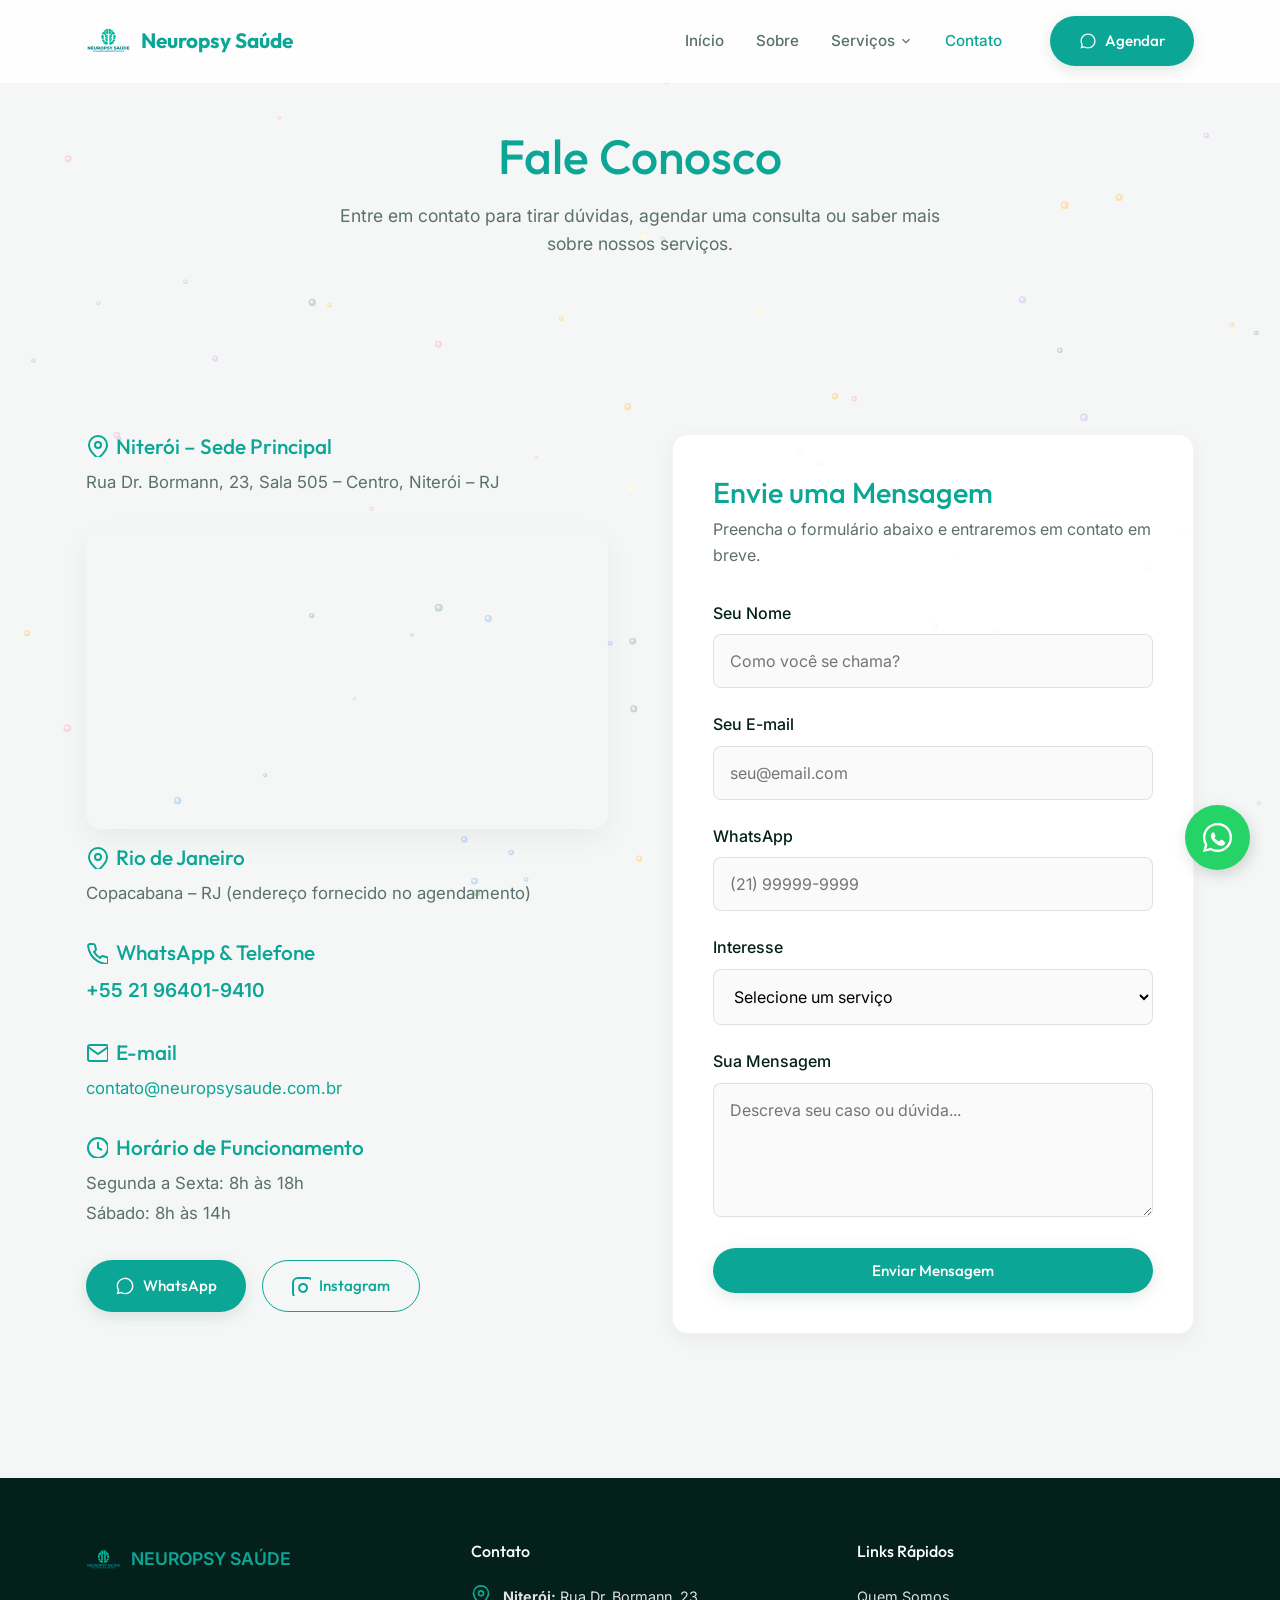
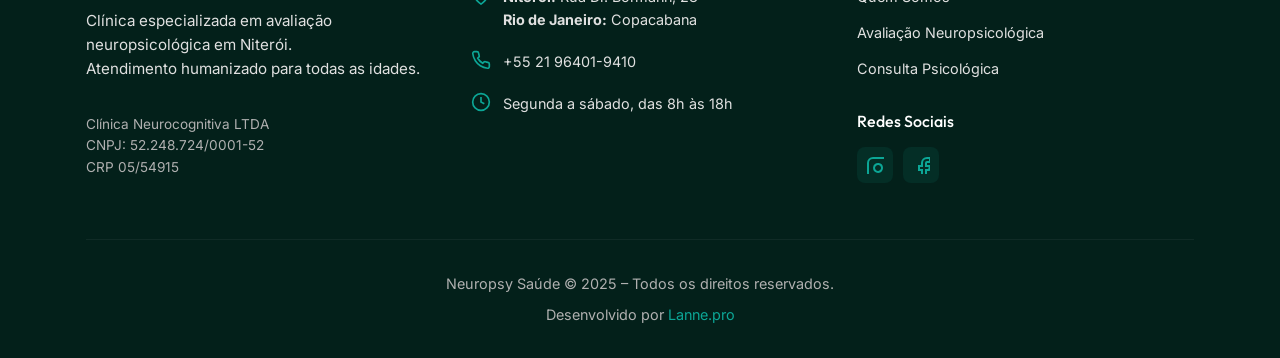
<file: contato.html>
<!DOCTYPE html>
<html lang="pt-BR">

<head>
    <meta charset="UTF-8">
    <meta name="viewport" content="width=device-width, initial-scale=1.0">
    <title>Contato | Neuropsy Saúde</title>
    <link rel="icon" type="image/png" href="assets/img/fotos-site/logo-neuropsy.svg" />
    <meta name="description"
        content="Entre em contato com a Neuropsy Saúde. Onde nos encontrar e como agendar sua consulta.">
    <link rel="stylesheet" href="assets/css/style.css">
</head>

<body>
    <header>
        <div class="container nav-container">
            <a href="index.html" class="logo" style="display:flex;align-items:center;gap:10px;text-decoration:none;">
                <img src="assets/img/fotos-site/logo-neuropsy.svg" alt="Neuropsy Saúde"
                    style="height:45px;display:block;">
                <span
                    style="font-family:var(--font-heading);font-weight:700;font-size:1.3rem;color:var(--primary-color);">Neuropsy
                    Saúde</span>
            </a>
            <div class="menu-toggle"><span></span><span></span><span></span></div>
            <nav class="nav-links">
                <a href="index.html" class="link">Início</a>
                <a href="sobre.html" class="link">Sobre</a>
                <div class="nav-item-dropdown">
                    <span class="link" style="cursor:pointer;">Serviços <svg width="14" height="14" viewBox="0 0 24 24"
                            fill="none" stroke="currentColor" stroke-width="2">
                            <polyline points="6 9 12 15 18 9"></polyline>
                        </svg></span>
                    <div class="dropdown-menu">
                        <a href="avaliacao.html" class="dropdown-item">Avaliação Neuropsicológica</a>
                        <a href="consulta.html" class="dropdown-item">Consulta Psicológica</a>
                    </div>
                </div>
                <a href="contato.html" class="link active">Contato</a>
                <a href="https://wa.me/5521964019410" target="_blank" class="btn btn-primary"
                    style="margin-left:1rem;display:inline-flex;align-items:center;gap:8px;"><svg width="18" height="18"
                        fill="currentColor" viewBox="0 0 24 24">
                        <path
                            d="M12.01 2.01C6.48 2.01 2 6.49 2 12.02c0 1.76.46 3.44 1.34 4.93L2 22l5.22-1.31c1.45.8 3.09 1.25 4.79 1.25 5.53 0 10.01-4.48 10.01-10.01s-4.48-10-10-10.01h-.01zm0 18.3c-1.5 0-2.96-.38-4.26-1.12l-.31-.18-3.17.8.84-3.09-.2-.31A8.2 8.2 0 0 1 3.68 12c0-4.6 3.74-8.34 8.33-8.34 4.59 0 8.33 3.74 8.33 8.34 0 4.6-3.74 8.34-8.33 8.34z" />
                    </svg> Agendar</a>
            </nav>
        </div>
    </header>

    <section class="contact-hero reveal">
        <div class="container">
            <h1>Fale Conosco</h1>
            <p style="max-width:600px;margin:1rem auto 0 auto;font-size:1.1rem;color:var(--text-light);">Entre em
                contato para tirar dúvidas, agendar uma consulta ou saber mais sobre nossos serviços.</p>
        </div>
    </section>

    <section class="reveal">
        <div class="container">
            <div class="contact-grid">
                <!-- Informações -->
                <div>
                    <div class="contact-info-block">
                        <h4>
                            <svg width="22" height="22" fill="none" stroke="currentColor" stroke-width="2">
                                <path d="M21 10c0 7-9 13-9 13s-9-6-9-13a9 9 0 0 1 18 0z"></path>
                                <circle cx="12" cy="10" r="3"></circle>
                            </svg>
                            Niterói – Sede Principal
                        </h4>
                        <p>Rua Dr. Bormann, 23, Sala 505 – Centro, Niterói – RJ</p>
                    </div>

                    <div class="map-container">
                        <iframe
                            src="https://www.google.com/maps/embed?pb=!1m18!1m12!1m3!1d3676.5278427046027!2d-43.1082!3d-22.8832!2m3!1f0!2f0!3f0!3m2!1i1024!2i768!4f13.1!3m3!1m2!1s0x997f8aaaa2aaab%3A0x1234567890!2sRua+Dr.+Bormann%2C+23+Sala+505%2C+Centro%2C+Niter%C3%B3i+-+RJ%2C+24020120!5e0!3m2!1spt-BR!2sbr!4v1700000000000"
                            allowfullscreen="" loading="lazy" referrerpolicy="no-referrer-when-downgrade"></iframe>
                    </div>

                    <div class="contact-info-block">
                        <h4>
                            <svg width="22" height="22" fill="none" stroke="currentColor" stroke-width="2">
                                <path d="M21 10c0 7-9 13-9 13s-9-6-9-13a9 9 0 0 1 18 0z"></path>
                                <circle cx="12" cy="10" r="3"></circle>
                            </svg>
                            Rio de Janeiro
                        </h4>
                        <p>Copacabana – RJ (endereço fornecido no agendamento)</p>
                    </div>

                    <div class="contact-info-block">
                        <h4>
                            <svg width="22" height="22" fill="none" stroke="currentColor" stroke-width="2">
                                <path
                                    d="M22 16.92v3a2 2 0 0 1-2.18 2 19.79 19.79 0 0 1-8.63-3.07 19.5 19.5 0 0 1-6-6 19.79 19.79 0 0 1-3.07-8.67A2 2 0 0 1 4.11 2h3a2 2 0 0 1 2 1.72 12.84 12.84 0 0 0 .7 2.81 2 2 0 0 1-.45 2.11L8.09 9.91a16 16 0 0 0 6 6l1.27-1.27a2 2 0 0 1 2.11-.45 12.84 12.84 0 0 0 2.81.7A2 2 0 0 1 22 16.92z">
                                </path>
                            </svg>
                            WhatsApp & Telefone
                        </h4>
                        <a href="https://wa.me/5521964019410" target="_blank"
                            style="color:var(--primary-color);font-weight:600;font-size:1.2rem;">+55 21 96401-9410</a>
                    </div>

                    <div class="contact-info-block">
                        <h4>
                            <svg width="22" height="22" fill="none" stroke="currentColor" stroke-width="2">
                                <path d="M4 4h16c1.1 0 2 .9 2 2v12c0 1.1-.9 2-2 2H4c-1.1 0-2-.9-2-2V6c0-1.1.9-2 2-2z">
                                </path>
                                <polyline points="22,6 12,13 2,6"></polyline>
                            </svg>
                            E-mail
                        </h4>
                        <a href="mailto:contato@neuropsysaude.com.br"
                            style="color:var(--primary-color);">contato@neuropsysaude.com.br</a>
                    </div>

                    <div class="contact-info-block">
                        <h4>
                            <svg width="22" height="22" fill="none" stroke="currentColor" stroke-width="2">
                                <circle cx="12" cy="12" r="10"></circle>
                                <polyline points="12 6 12 12 16 14"></polyline>
                            </svg>
                            Horário de Funcionamento
                        </h4>
                        <p>Segunda a Sexta: 8h às 18h<br>Sábado: 8h às 14h</p>
                    </div>

                    <!-- Contatos Rápidos -->
                    <div style="display:flex;gap:1rem;margin-top:1.5rem;flex-wrap:wrap;">
                        <a href="https://wa.me/5521964019410" target="_blank" class="btn btn-primary"
                            style="display:inline-flex;align-items:center;gap:8px;">
                            <svg width="20" height="20" fill="currentColor" viewBox="0 0 24 24">
                                <path
                                    d="M12.01 2.01C6.48 2.01 2 6.49 2 12.02c0 1.76.46 3.44 1.34 4.93L2 22l5.22-1.31c1.45.8 3.09 1.25 4.79 1.25 5.53 0 10.01-4.48 10.01-10.01s-4.48-10-10-10.01h-.01zm0 18.3c-1.5 0-2.96-.38-4.26-1.12l-.31-.18-3.17.8.84-3.09-.2-.31A8.2 8.2 0 0 1 3.68 12c0-4.6 3.74-8.34 8.33-8.34 4.59 0 8.33 3.74 8.33 8.34 0 4.6-3.74 8.34-8.33 8.34z" />
                            </svg>
                            WhatsApp
                        </a>
                        <a href="https://www.instagram.com/neuropsy.saude" target="_blank" class="btn btn-outline"
                            style="display:inline-flex;align-items:center;gap:8px;">
                            <svg width="20" height="20" fill="none" stroke="currentColor" stroke-width="2">
                                <rect x="2" y="2" width="20" height="20" rx="5" ry="5"></rect>
                                <path d="M16 11.37A4 4 0 1 1 12.63 8 4 4 0 0 1 16 11.37z"></path>
                                <line x1="17.5" y1="6.5" x2="17.51" y2="6.5"></line>
                            </svg>
                            Instagram
                        </a>
                    </div>
                </div>

                <!-- Formulário -->
                <div>
                    <div class="form-panel glass-panel">
                        <h3 style="font-size:1.8rem;color:var(--primary-color);margin-bottom:0.5rem;">Envie uma Mensagem
                        </h3>
                        <p style="color:var(--text-light);margin-bottom:2rem;">Preencha o formulário abaixo e entraremos
                            em contato em breve.</p>
                        <form id="contact-form" onsubmit="handleSubmit(event)">
                            <div class="form-group">
                                <label for="name">Seu Nome</label>
                                <input type="text" id="name" name="name" placeholder="Como você se chama?" required>
                            </div>
                            <div class="form-group">
                                <label for="email">Seu E-mail</label>
                                <input type="email" id="email" name="email" placeholder="seu@email.com" required>
                            </div>
                            <div class="form-group">
                                <label for="phone">WhatsApp</label>
                                <input type="tel" id="phone" name="phone" placeholder="(21) 99999-9999">
                            </div>
                            <div class="form-group">
                                <label for="service">Interesse</label>
                                <select id="service" name="service"
                                    style="width:100%;padding:1rem;border:1px solid rgba(0,0,0,0.1);border-radius:8px;font-family:inherit;background:#FAFAFA;font-size:1rem;">
                                    <option value="">Selecione um serviço</option>
                                    <option value="avaliacao">Avaliação Neuropsicológica</option>
                                    <option value="consulta">Consulta Psicológica</option>
                                    <option value="duvida">Dúvida Geral</option>
                                </select>
                            </div>
                            <div class="form-group">
                                <label for="message">Sua Mensagem</label>
                                <textarea id="message" name="message" rows="5"
                                    placeholder="Descreva seu caso ou dúvida..." style="resize:vertical;"
                                    required></textarea>
                            </div>
                            <button type="submit" class="btn btn-primary btn-submit">Enviar Mensagem</button>
                        </form>
                    </div>
                </div>
            </div>
        </div>
    </section>

    <a href="https://wa.me/5521964019410" target="_blank" class="whatsapp-float">
        <svg width="35" height="35" fill="#fff" viewBox="0 0 24 24">
            <path
                d="M12.01 2.01C6.48 2.01 2 6.49 2 12.02c0 1.76.46 3.44 1.34 4.93L2 22l5.22-1.31c1.45.8 3.09 1.25 4.79 1.25 5.53 0 10.01-4.48 10.01-10.01s-4.48-10-10-10.01h-.01zm0 18.3c-1.5 0-2.96-.38-4.26-1.12l-.31-.18-3.17.8.84-3.09-.2-.31A8.2 8.2 0 0 1 3.68 12c0-4.6 3.74-8.34 8.33-8.34 4.59 0 8.33 3.74 8.33 8.34 0 4.6-3.74 8.34-8.33 8.34z" />
            <path
                d="M16.37 14.28c-.24-.12-1.44-.71-1.66-.79-.22-.08-.38-.12-.54.12-.16.24-.63.79-.77.95-.14.16-.28.18-.52.06-1.14-.54-2.18-1.22-2.94-2.16-.16-.21-.02-.32.1-.44.1-.1.24-.28.36-.42.12-.14.16-.24.24-.4.08-.16.04-.3-.02-.42-.06-.12-.54-1.3-.74-1.78-.2-.46-.4-.4-.54-.4h-.46c-.16 0-.42.06-.64.28-.22.22-.85.83-.85 2.02s.87 2.34.99 2.5c.12.16 1.7 2.62 4.13 3.66.58.25 1.03.4 1.38.51.58.18 1.11.16 1.53.1.48-.07 1.44-.59 1.64-1.16.2-.57.2-1.06.14-1.16-.06-.1-.22-.16-.46-.28z" />
        </svg>
        <span class="tooltip">Fale com a Clínica</span>
    </a>

    <footer>
        <div class="container">
            <div class="footer-grid">
                <div>
                    <div style="display:flex;align-items:center;gap:10px;margin-bottom:2rem;"><img
                            src="assets/img/fotos-site/logo-neuropsy.svg" alt="Neuropsy Saúde"
                            style="height:35px;display:block;"><span
                            style="font-weight:600;font-size:1.1rem;color:var(--primary-color);">NEUROPSY SAÚDE</span>
                    </div>
                    <p style="color:#e0e0e0;font-size:0.95rem;line-height:1.6;margin-bottom:2rem;">Clínica especializada
                        em avaliação neuropsicológica em Niterói.<br>Atendimento humanizado para todas as idades.</p>
                    <p style="color:#b0b0b0;font-size:0.85rem;line-height:1.6;">Clínica Neurocognitiva LTDA<br>CNPJ:
                        52.248.724/0001-52<br>CRP 05/54915</p>
                </div>
                <div>
                    <h4 style="color:#fff;margin-bottom:1.5rem;">Contato</h4>
                    <ul style="list-style:none;padding:0;">
                        <li style="display:flex;gap:12px;margin-bottom:1.2rem;color:#e0e0e0;font-size:0.9rem;"><svg
                                width="20" height="20" viewBox="0 0 24 24" fill="none" stroke="var(--primary-color)"
                                stroke-width="2">
                                <path d="M21 10c0 7-9 13-9 13s-9-6-9-13a9 9 0 0 1 18 0z"></path>
                                <circle cx="12" cy="10" r="3"></circle>
                            </svg><span><strong>Niterói:</strong> Rua Dr. Bormann, 23<br><strong>Rio de
                                    Janeiro:</strong> Copacabana</span></li>
                        <li style="display:flex;gap:12px;margin-bottom:1.2rem;color:#e0e0e0;font-size:0.9rem;"><svg
                                width="20" height="20" viewBox="0 0 24 24" fill="none" stroke="var(--primary-color)"
                                stroke-width="2">
                                <path
                                    d="M22 16.92v3a2 2 0 0 1-2.18 2 19.79 19.79 0 0 1-8.63-3.07 19.5 19.5 0 0 1-6-6 19.79 19.79 0 0 1-3.07-8.67A2 2 0 0 1 4.11 2h3a2 2 0 0 1 2 1.72 12.84 12.84 0 0 0 .7 2.81 2 2 0 0 1-.45 2.11L8.09 9.91a16 16 0 0 0 6 6l1.27-1.27a2 2 0 0 1 2.11-.45 12.84 12.84 0 0 0 2.81.7A2 2 0 0 1 22 16.92z">
                                </path>
                            </svg><a href="tel:+5521964019410" class="hover-cyan"
                                style="color:#e0e0e0;text-decoration:none;">+55 21 96401-9410</a></li>
                        <li style="display:flex;gap:12px;color:#e0e0e0;font-size:0.9rem;"><svg width="20" height="20"
                                viewBox="0 0 24 24" fill="none" stroke="var(--primary-color)" stroke-width="2">
                                <circle cx="12" cy="12" r="10"></circle>
                                <polyline points="12 6 12 12 16 14"></polyline>
                            </svg><span>Segunda a sábado, das 8h às 18h</span></li>
                    </ul>
                </div>
                <div>
                    <h4 style="color:#fff;margin-bottom:1.5rem;">Links Rápidos</h4>
                    <ul style="list-style:none;padding:0;margin-bottom:2rem;font-size:0.9rem;">
                        <li style="margin-bottom:0.8rem;"><a href="sobre.html" class="hover-cyan"
                                style="color:#e0e0e0;text-decoration:none;">Quem Somos</a></li>
                        <li style="margin-bottom:0.8rem;"><a href="avaliacao.html" class="hover-cyan"
                                style="color:#e0e0e0;text-decoration:none;">Avaliação Neuropsicológica</a></li>
                        <li style="margin-bottom:0.8rem;"><a href="consulta.html" class="hover-cyan"
                                style="color:#e0e0e0;text-decoration:none;">Consulta Psicológica</a></li>
                    </ul>
                    <h4 style="color:#fff;margin-bottom:1rem;">Redes Sociais</h4>
                    <div style="display:flex;gap:10px;">
                        <a href="https://www.instagram.com/neuropsy.saude" target="_blank" class="social-icon"
                            style="display:flex;align-items:center;justify-content:center;width:36px;height:36px;background:rgba(12,166,150,0.1);color:var(--primary-color);border-radius:8px;"><svg
                                width="18" height="18" fill="none" stroke="currentColor" stroke-width="2">
                                <rect x="2" y="2" width="20" height="20" rx="5" ry="5"></rect>
                                <path d="M16 11.37A4 4 0 1 1 12.63 8 4 4 0 0 1 16 11.37z"></path>
                                <line x1="17.5" y1="6.5" x2="17.51" y2="6.5"></line>
                            </svg></a>
                        <a href="https://facebook.com" target="_blank" class="social-icon"
                            style="display:flex;align-items:center;justify-content:center;width:36px;height:36px;background:rgba(12,166,150,0.1);color:var(--primary-color);border-radius:8px;"><svg
                                width="18" height="18" fill="none" stroke="currentColor" stroke-width="2">
                                <path d="M18 2h-3a5 5 0 0 0-5 5v3H7v4h3v8h4v-8h3l1-4h-4V7a1 1 0 0 1 1-1h3z"></path>
                            </svg></a>
                    </div>
                </div>
            </div>
            <div
                style="text-align:center;border-top:1px solid rgba(255,255,255,0.05);margin-top:3.5rem;padding-top:2rem;">
                <p style="color:#b0b0b0;font-size:0.9rem;margin-bottom:0.5rem;">Neuropsy Saúde &copy; 2025 – Todos os
                    direitos reservados.</p>
                <p style="color:#b0b0b0;font-size:0.9rem;">Desenvolvido por <a href="https://lanne.pro" target="_blank"
                        class="hover-cyan" style="color:var(--primary-color);text-decoration:none;">Lanne.pro</a></p>
            </div>
        </div>
    </footer>

    <script>
        function handleSubmit(e) {
            e.preventDefault();
            const name = document.getElementById('name').value;
            const email = document.getElementById('email').value;
            const phone = document.getElementById('phone').value;
            const service = document.getElementById('service').value;
            const message = document.getElementById('message').value;
            const text = `Olá! Venho pelo site Neuropsy Saúde.\n\n*Nome:* ${name}\n*E-mail:* ${email}\n*Telefone:* ${phone}\n*Interesse:* ${service}\n\n*Mensagem:* ${message}`;
            const url = `https://wa.me/5521964019410?text=${encodeURIComponent(text)}`;
            window.open(url, '_blank');
        }
    </script>

    <script src="assets/js/particles.js"></script>
    <script src="assets/js/main.js"></script>
</body>

</html>
</file>
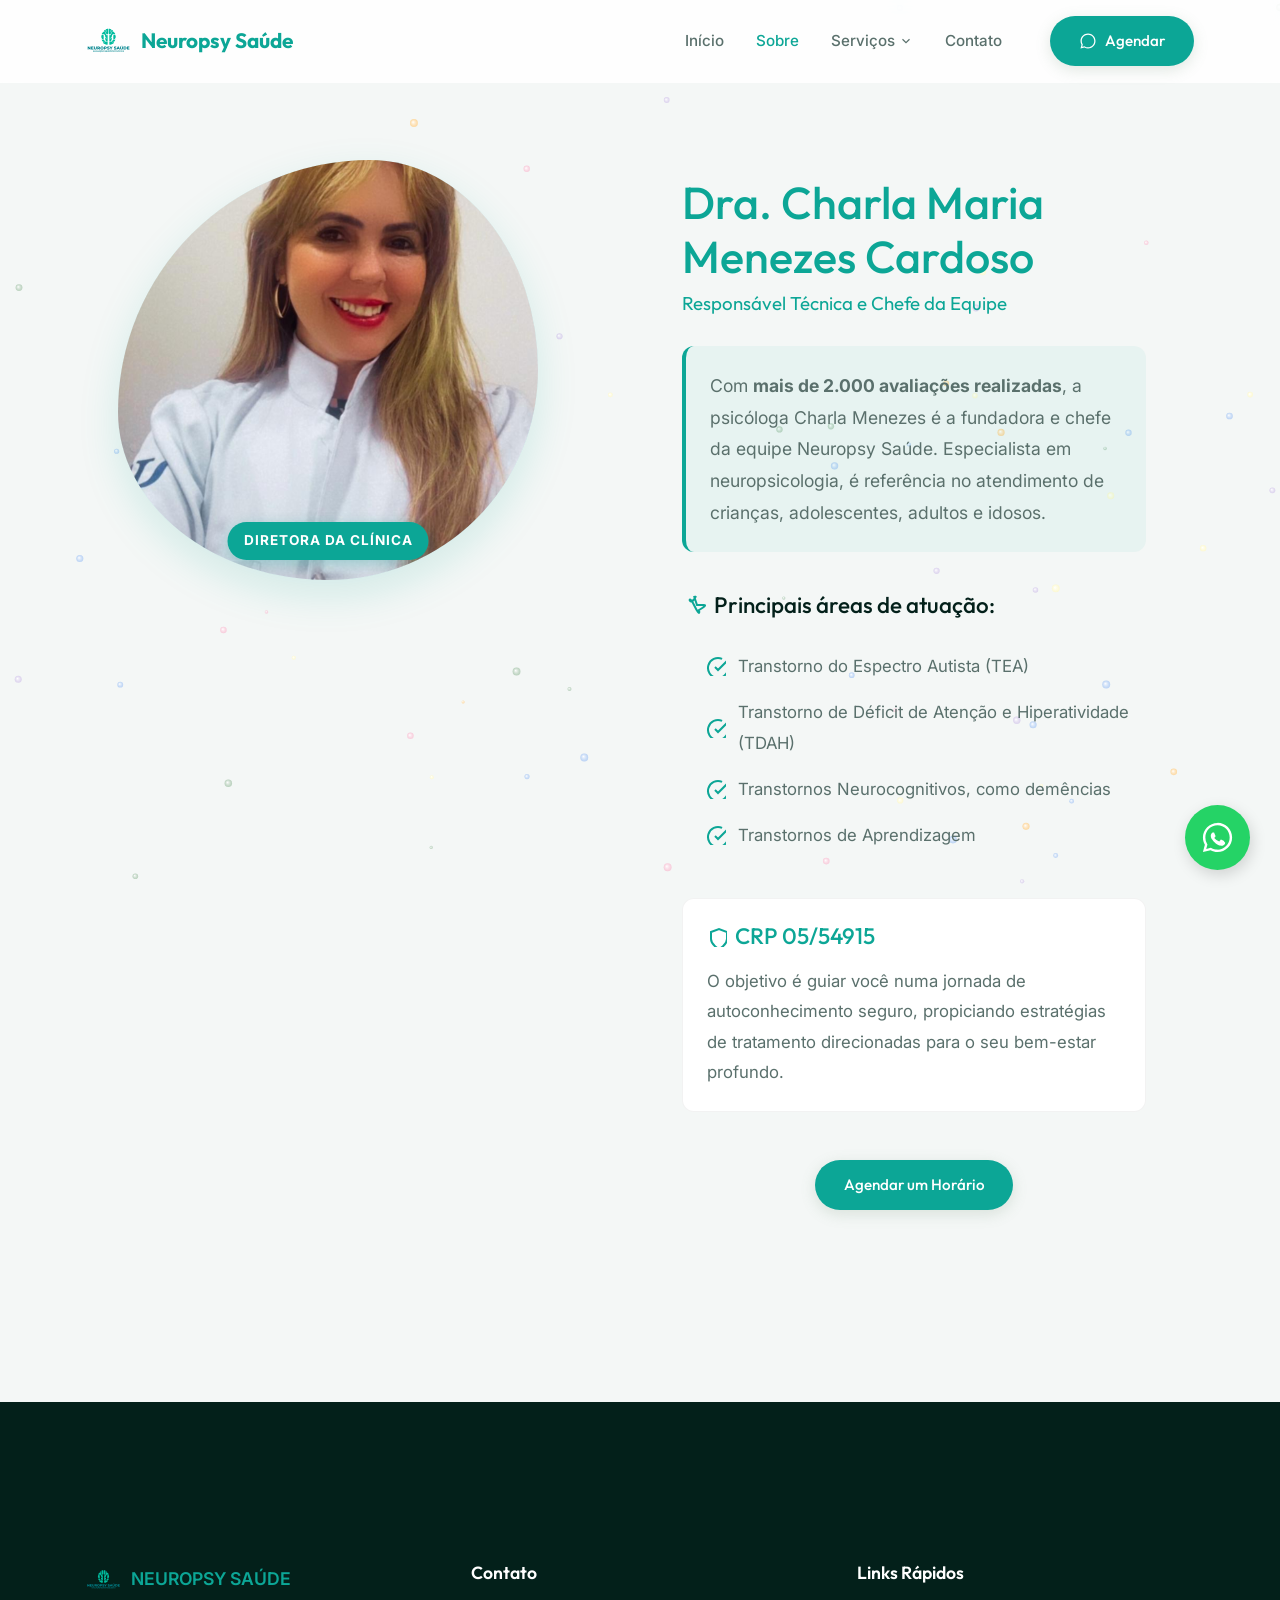
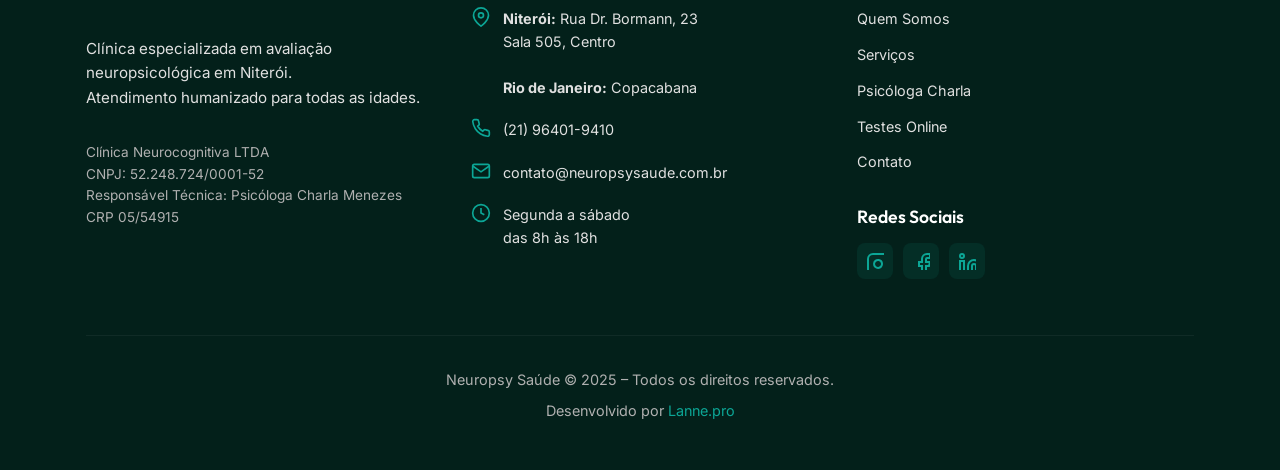
<file: sobre.html>
<!DOCTYPE html>
<html lang="pt-BR">

<head>
    <meta charset="UTF-8">
    <meta name="viewport" content="width=device-width, initial-scale=1.0">
    <title>Sobre Mim | Neuropsicóloga Charla Menezes</title>
    <link rel="icon" type="image/png" href="assets/img/fotos-site/logo-neuropsy.svg" />
    <meta name="google-site-verification" content="wskdXQHWA5rcVQ7OXGYjw40_NRdToY3A0wnGq8U7byQ" />
    <meta name="description" content="Conheça a trajetória, formação e abordagem da Psicóloga Charla Menezes, especialista em Avaliação Neuropsicológica.">
    <link rel="stylesheet" href="assets/css/style.css">
</head>

<body>
    <header>
        <div class="container nav-container">
            <a href="index.html" class="logo" style="display: flex; align-items: center; gap: 10px; text-decoration: none;">
                <img src="assets/img/fotos-site/logo-neuropsy.svg" alt="Neuropsy Saúde" style="height: 45px; display: block;">
                <span style="font-family: var(--font-heading); font-weight: 700; font-size: 1.3rem; color: var(--primary-color);">Neuropsy Saúde</span>
            </a>
            <div class="menu-toggle"><span></span><span></span><span></span></div>
            <nav class="nav-links">
                <a href="index.html" class="link">Início</a>
                <a href="sobre.html" class="link active">Sobre</a>
                <div class="nav-item-dropdown">
                    <span class="link" style="cursor: pointer;">Serviços <svg width="14" height="14" viewBox="0 0 24 24" fill="none" stroke="currentColor" stroke-width="2"><polyline points="6 9 12 15 18 9"></polyline></svg></span>
                    <div class="dropdown-menu">
                        <a href="avaliacao.html" class="dropdown-item">Avaliação Neuropsicológica</a>
                        <a href="consulta.html" class="dropdown-item">Consulta Psicológica</a>
                    </div>
                </div>
                <a href="contato.html" class="link">Contato</a>
                <a href="https://wa.me/5521964019410" target="_blank" class="btn btn-primary" style="margin-left: 1rem; display:inline-flex; align-items:center; gap:8px;"><svg width="18" height="18" fill="currentColor" viewBox="0 0 24 24"><path d="M12.01 2.01C6.48 2.01 2 6.49 2 12.02c0 1.76.46 3.44 1.34 4.93L2 22l5.22-1.31c1.45.8 3.09 1.25 4.79 1.25 5.53 0 10.01-4.48 10.01-10.01s-4.48-10-10-10.01h-.01zm0 18.3c-1.5 0-2.96-.38-4.26-1.12l-.31-.18-3.17.8.84-3.09-.2-.31A8.2 8.2 0 0 1 3.68 12c0-4.6 3.74-8.34 8.33-8.34 4.59 0 8.33 3.74 8.33 8.34 0 4.6-3.74 8.34-8.33 8.34z"/></svg> Agendar</a>
            </nav>
        </div>
    </header>

    <!-- Conteúdo Sobre -->
    <section id="sobre-conteudo" class="about-section reveal">
        <div class="container about-content">
            <style>
                .blob-wrapper {
                    display: flex;
                    justify-content: center;
                    align-items: center;
                    padding: 2rem;
                }
                .blob-profile {
                    position: relative;
                    width: 420px;
                    height: 420px;
                    background: linear-gradient(135deg, rgba(12,166,150,0.1), rgba(12,166,150,0.3));
                    border-radius: 60% 40% 50% 50% / 60% 50% 50% 40%;
                    box-shadow: 0 15px 40px rgba(12,166,150,0.15), inset 0 0 0 8px rgba(255,255,255,0.7);
                    overflow: hidden;
                    display: flex;
                    justify-content: center;
                    align-items: flex-end; /* Helps ground images without background */
                }
                .blob-profile::before {
                    content: "";
                    position: absolute;
                    inset: -5px;
                    background: linear-gradient(135deg, #0ca696, #4bb1e5);
                    z-index: -1;
                    opacity: 0.15;
                    border-radius: inherit;
                }
                .blob-profile img {
                    width: 100%;
                    height: 100%;
                    object-fit: cover; /* Change to 'contain' and adjusting width if the user uploads a transparent PNG later */
                    transform: scale(1.02); /* Avoid slight borders */
                    transition: transform 0.4s ease;
                }
                .blob-profile:hover img {
                    transform: scale(1.05); /* Suave zoom inside the static frame */
                }
                @media(max-width: 768px) {
                    .blob-profile { width: 320px; height: 320px; }
                }
                .badge-chefe {
                    position: absolute;
                    bottom: 20px;
                    left: 50%;
                    transform: translateX(-50%);
                    background: var(--primary-color);
                    color: white;
                    padding: 8px 16px;
                    border-radius: 20px;
                    font-size: 0.85rem;
                    font-weight: 700;
                    text-transform: uppercase;
                    letter-spacing: 1px;
                    box-shadow: 0 4px 15px rgba(12,166,150,0.3);
                    z-index: 10;
                    white-space: nowrap;
                }
            </style>
            
            <div class="blob-wrapper">
                <div class="blob-profile">
                    <img src="assets/img/fotos-site/charla.png"
                        alt="Dra. Charla Maria Menezes Cardoso">
                    <div class="badge-chefe">Diretora da Clínica</div>
                </div>
            </div>

            <div class="about-text glass-panel" style="padding: 3rem; border: none; box-shadow: none; background: transparent;">
                <h1 style="font-size: 2.8rem;">Dra. Charla Maria Menezes Cardoso</h1>
                <h3 style="color: var(--primary-color);">Responsável Técnica e Chefe da Equipe</h3>

                <div class="about-block" style="background: rgba(12, 166, 150, 0.05); padding: 1.5rem; border-radius: 12px; margin-bottom: 2.5rem; border-left: 4px solid var(--primary-color);">
                    <p style="margin: 0; color: var(--text-light); font-size: 1.1rem; line-height: 1.8;">
                        Com <strong>mais de 2.000 avaliações realizadas</strong>, a psicóloga Charla Menezes é a fundadora e chefe da equipe Neuropsy Saúde. Especialista em neuropsicologia, é referência no atendimento de crianças, adolescentes, adultos e idosos.
                    </p>
                </div>

                <div class="about-block">
                    <h4 style="display: flex; align-items: center; gap: 8px; color: var(--text-dark); border: none;">
                        <svg width="24" height="24" fill="none" stroke="var(--primary-color)" stroke-width="2">
                            <path d="M12 2l3 9s3 0 7 0-5 5-5 5 2 9-5-5-5 5 2-9-5-5s6 0 6 0 3-9 3-9z" />
                        </svg> Principais áreas de atuação:
                    </h4>
                    <ul class="check-list">
                        <li><svg width="20" height="20" fill="none" stroke="currentColor" stroke-width="2"><path d="M22 11.08V12a10 10 0 1 1-5.93-9.14"/><polyline points="22 4 12 14.01 9 11.01"/></svg> Transtorno do Espectro Autista (TEA)</li>
                        <li><svg width="20" height="20" fill="none" stroke="currentColor" stroke-width="2"><path d="M22 11.08V12a10 10 0 1 1-5.93-9.14"/><polyline points="22 4 12 14.01 9 11.01"/></svg> Transtorno de Déficit de Atenção e Hiperatividade (TDAH)</li>
                        <li><svg width="20" height="20" fill="none" stroke="currentColor" stroke-width="2"><path d="M22 11.08V12a10 10 0 1 1-5.93-9.14"/><polyline points="22 4 12 14.01 9 11.01"/></svg> Transtornos Neurocognitivos, como demências</li>
                        <li><svg width="20" height="20" fill="none" stroke="currentColor" stroke-width="2"><path d="M22 11.08V12a10 10 0 1 1-5.93-9.14"/><polyline points="22 4 12 14.01 9 11.01"/></svg> Transtornos de Aprendizagem</li>
                    </ul>
                </div>

                <div class="about-block" style="border: 1px solid rgba(0,0,0,0.05); background: var(--surface-color); border-radius: 12px; padding: 1.5rem; margin-bottom: 1rem;">
                    <h4 style="border:none; margin:0; padding:0; display:flex; align-items:center; gap:8px; color: var(--primary-color);">
                        <svg width="20" height="20" fill="none" stroke="currentColor" stroke-width="2">
                            <path d="M12 22s8-4 8-10V5l-8-3-8 3v7c0 6 8 10 8 10z" />
                        </svg> CRP 05/54915
                    </h4>
                    <p style="margin-top: 1rem; margin-bottom: 0;">O objetivo é guiar você numa jornada de autoconhecimento seguro, propiciando estratégias de tratamento direcionadas para o seu bem-estar profundo.</p>
                </div>

                <div class="about-block" style="text-align: center; margin-top: 3rem;">
                    <a href="https://wa.me/5521964019410" target="_blank" class="btn btn-primary">Agendar um Horário</a>
                </div>
            </div>
        </div>
    </section>

    <a href="https://wa.me/5521964019410" target="_blank" class="whatsapp-float">
        <svg width="35" height="35" fill="#fff" viewBox="0 0 24 24">
            <path d="M12.01 2.01C6.48 2.01 2 6.49 2 12.02c0 1.76.46 3.44 1.34 4.93L2 22l5.22-1.31c1.45.8 3.09 1.25 4.79 1.25 5.53 0 10.01-4.48 10.01-10.01s-4.48-10-10-10.01h-.01zm0 18.3c-1.5 0-2.96-.38-4.26-1.12l-.31-.18-3.17.8.84-3.09-.2-.31A8.2 8.2 0 0 1 3.68 12c0-4.6 3.74-8.34 8.33-8.34 4.59 0 8.33 3.74 8.33 8.34 0 4.6-3.74 8.34-8.33 8.34z" />
            <path d="M16.37 14.28c-.24-.12-1.44-.71-1.66-.79-.22-.08-.38-.12-.54.12-.16.24-.63.79-.77.95-.14.16-.28.18-.52.06-1.14-.54-2.18-1.22-2.94-2.16-.16-.21-.02-.32.1-.44.1-.1.24-.28.36-.42.12-.14.16-.24.24-.4.08-.16.04-.3-.02-.42-.06-.12-.54-1.3-.74-1.78-.2-.46-.4-.4-.54-.4h-.46c-.16 0-.42.06-.64.28-.22.22-.85.83-.85 2.02s.87 2.34.99 2.5c.12.16 1.7 2.62 4.13 3.66.58.25 1.03.4 1.38.51.58.18 1.11.16 1.53.1.48-.07 1.44-.59 1.64-1.16.2-.57.2-1.06.14-1.16-.06-.1-.22-.16-.46-.28z" />
        </svg>
        <span class="tooltip">Fale com a Psicóloga</span>
    </a>

    <footer style="padding: 10rem 0 3rem 0; background-color: var(--text-dark); color: #fff;">
        <div class="container">
            <div class="footer-grid">
                <!-- Coluna 1 -->
                <div>
                    <div style="display:flex; align-items:center; gap:10px; margin-bottom: 2.5rem;">
                        <img src="assets/img/fotos-site/logo-neuropsy.svg" alt="Neuropsy Saúde"
                            style="height: 35px; display: block;">
                        <span style="font-weight:600; font-size:1.1rem; color:var(--primary-color);">NEUROPSY
                            SAÚDE</span>
                    </div>
                    <p style="color: #e0e0e0; font-size: 0.95rem; line-height: 1.6; margin-bottom: 2rem;">Clínica
                        especializada em avaliação neuropsicológica em Niterói.<br>Atendimento humanizado para todas as
                        idades.</p>
                    <p style="color: #b0b0b0; font-size: 0.85rem; line-height: 1.6;">
                        Clínica Neurocognitiva LTDA<br>
                        CNPJ: 52.248.724/0001-52<br>
                        Responsável Técnica: Psicóloga Charla Menezes<br>
                        CRP 05/54915
                    </p>
                </div>
                <!-- Coluna 2 -->
                <div>
                    <h4 style="color: #fff; margin-bottom: 1.5rem; font-size: 1.1rem; font-weight:600;">Contato</h4>
                    <ul style="list-style: none; padding: 0;">
                        <li style="display: flex; gap: 12px; margin-bottom: 1.2rem; color: #e0e0e0; font-size: 0.9rem;">
                            <svg width="20" height="20" viewBox="0 0 24 24" fill="none" stroke="var(--primary-color)"
                                stroke-width="2">
                                <path d="M21 10c0 7-9 13-9 13s-9-6-9-13a9 9 0 0 1 18 0z"></path>
                                <circle cx="12" cy="10" r="3"></circle>
                            </svg>
                            <span><strong>Niterói:</strong> Rua Dr. Bormann, 23<br>Sala 505, Centro<br><br><strong>Rio
                                    de Janeiro:</strong> Copacabana</span>
                        </li>
                        <li style="display: flex; gap: 12px; margin-bottom: 1.2rem; color: #e0e0e0; font-size: 0.9rem;">
                            <svg width="20" height="20" viewBox="0 0 24 24" fill="none" stroke="var(--primary-color)"
                                stroke-width="2">
                                <path
                                    d="M22 16.92v3a2 2 0 0 1-2.18 2 19.79 19.79 0 0 1-8.63-3.07 19.5 19.5 0 0 1-6-6 19.79 19.79 0 0 1-3.07-8.67A2 2 0 0 1 4.11 2h3a2 2 0 0 1 2 1.72 12.84 12.84 0 0 0 .7 2.81 2 2 0 0 1-.45 2.11L8.09 9.91a16 16 0 0 0 6 6l1.27-1.27a2 2 0 0 1 2.11-.45 12.84 12.84 0 0 0 2.81.7A2 2 0 0 1 22 16.92z">
                                </path>
                            </svg>
                            <a href="tel:+5521964019410"
                                style="color: #e0e0e0; text-decoration: none; transition: color 0.3s;"
                                class="hover-cyan">(21) 96401-9410</a>
                        </li>
                        <li style="display: flex; gap: 12px; margin-bottom: 1.2rem; color: #e0e0e0; font-size: 0.9rem;">
                            <svg width="20" height="20" viewBox="0 0 24 24" fill="none" stroke="var(--primary-color)"
                                stroke-width="2">
                                <path d="M4 4h16c1.1 0 2 .9 2 2v12c0 1.1-.9 2-2 2H4c-1.1 0-2-.9-2-2V6c0-1.1.9-2 2-2z">
                                </path>
                                <polyline points="22,6 12,13 2,6"></polyline>
                            </svg>
                            <a href="mailto:contato@neuropsysaude.com.br"
                                style="color: #e0e0e0; text-decoration: none; transition: color 0.3s;"
                                class="hover-cyan">contato@neuropsysaude.com.br</a>
                        </li>
                        <li style="display: flex; gap: 12px; color: #e0e0e0; font-size: 0.9rem;">
                            <svg width="20" height="20" viewBox="0 0 24 24" fill="none" stroke="var(--primary-color)"
                                stroke-width="2">
                                <circle cx="12" cy="12" r="10"></circle>
                                <polyline points="12 6 12 12 16 14"></polyline>
                            </svg>
                            <span>Segunda a sábado<br>das 8h às 18h</span>
                        </li>
                    </ul>
                </div>
                <!-- Coluna 3 -->
                <div>
                    <h4 style="color: #fff; margin-bottom: 1.5rem; font-size: 1.1rem; font-weight:600;">Links Rápidos
                    </h4>
                    <ul style="list-style: none; padding: 0; margin-bottom: 2rem; font-size:0.9rem;">
                        <li style="margin-bottom: 0.8rem;"><a href="sobre.html" class="hover-cyan"
                                style="color: #e0e0e0; text-decoration: none; transition: color 0.3s;">Quem Somos</a>
                        </li>
                        <li style="margin-bottom: 0.8rem;"><a href="avaliacao.html" class="hover-cyan"
                                style="color: #e0e0e0; text-decoration: none; transition: color 0.3s;">Serviços</a></li>
                        <li style="margin-bottom: 0.8rem;"><a href="sobre.html" class="hover-cyan"
                                style="color: #e0e0e0; text-decoration: none; transition: color 0.3s;">Psicóloga
                                Charla</a></li>
                        <li style="margin-bottom: 0.8rem;"><a href="avaliacao.html" class="hover-cyan"
                                style="color: #e0e0e0; text-decoration: none; transition: color 0.3s;">Testes Online</a>
                        </li>
                        <li style="margin-bottom: 0.8rem;"><a href="contato.html" class="hover-cyan"
                                style="color: #e0e0e0; text-decoration: none; transition: color 0.3s;">Contato</a></li>
                    </ul>

                    <h4 style="color: #fff; margin-bottom: 1rem; font-size: 1.1rem; font-weight:600;">Redes Sociais</h4>
                    <div style="display: flex; gap: 10px;">
                        <a href="https://www.instagram.com/neuropsy.saude" target="_blank" class="social-icon"
                            style="display:flex; align-items:center; justify-content:center; width: 36px; height: 36px; background: rgba(12,166,150,0.1); color: var(--primary-color); border-radius: 8px; transition: all 0.3s;"><svg
                                width="18" height="18" fill="none" stroke="currentColor" stroke-width="2">
                                <rect x="2" y="2" width="20" height="20" rx="5" ry="5"></rect>
                                <path d="M16 11.37A4 4 0 1 1 12.63 8 4 4 0 0 1 16 11.37z"></path>
                                <line x1="17.5" y1="6.5" x2="17.51" y2="6.5"></line>
                            </svg></a>
                        <a href="https://facebook.com" target="_blank" class="social-icon"
                            style="display:flex; align-items:center; justify-content:center; width: 36px; height: 36px; background: rgba(12,166,150,0.1); color: var(--primary-color); border-radius: 8px; transition: all 0.3s;"><svg
                                width="18" height="18" fill="none" stroke="currentColor" stroke-width="2">
                                <path d="M18 2h-3a5 5 0 0 0-5 5v3H7v4h3v8h4v-8h3l1-4h-4V7a1 1 0 0 1 1-1h3z"></path>
                            </svg></a>
                        <a href="https://linkedin.com" target="_blank" class="social-icon"
                            style="display:flex; align-items:center; justify-content:center; width: 36px; height: 36px; background: rgba(12,166,150,0.1); color: var(--primary-color); border-radius: 8px; transition: all 0.3s;"><svg
                                width="18" height="18" fill="none" stroke="currentColor" stroke-width="2">
                                <path
                                    d="M16 8a6 6 0 0 1 6 6v7h-4v-7a2 2 0 0 0-2-2 2 2 0 0 0-2 2v7h-4v-7a6 6 0 0 1 6-6z">
                                </path>
                                <rect x="2" y="9" width="4" height="12"></rect>
                                <circle cx="4" cy="4" r="2"></circle>
                            </svg></a>
                    </div>
                </div>
            </div>

            <div
                style="text-align: center; border-top: 1px solid rgba(255,255,255,0.05); margin-top: 3.5rem; padding-top: 2rem;">
                <p style="color: #b0b0b0; font-size: 0.9rem; margin-bottom: 0.5rem;">Neuropsy Saúde &copy; 2025 – Todos
                    os direitos reservados.</p>
                <p style="color: #b0b0b0; font-size: 0.9rem;">Desenvolvido por <a
                        href="https://lanne.pro"
                        target="_blank"
                        style="color: var(--primary-color); text-decoration: none; transition: color 0.3s;"
                        class="hover-cyan">Lanne.pro</a></p>
            </div>
        </div>
    </footer>

    <script src="assets/js/particles.js"></script>
    <script src="assets/js/main.js"></script>
</body>
</html>
</file>
<file: assets/css/style.css>
@import url('https://fonts.googleapis.com/css2?family=Outfit:wght@300;400;500;600&family=Inter:wght@300;400;500;600&display=swap');

:root {
  --bg-color: #F4F7F6;
  --surface-color: #FFFFFF;
  --primary-color: #0CA696;
  --primary-hover: #098D7F;
  --secondary-color: #BBE3DF;
  --text-dark: #03201A;
  --text-light: #5A706C;
  
  --spacing-xs: 0.5rem;
  --spacing-sm: 1rem;
  --spacing-md: 2rem;
  --spacing-lg: 4rem;
  --spacing-xl: 6rem;

  --border-radius: 16px;
  --border-radius-lg: 24px;
  
  --transition: all 0.3s cubic-bezier(0.25, 0.8, 0.25, 1);
  
  --font-heading: 'Outfit', sans-serif;
}

* {
  margin: 0;
  padding: 0;
  box-sizing: border-box;
}

body {
  font-family: 'Inter', sans-serif;
  background-color: var(--bg-color);
  color: var(--text-dark);
  line-height: 1.6;
  overflow-x: hidden;
  width: 100%;
}

h1, h2, h3, h4, h5, h6 {
  font-family: 'Outfit', sans-serif;
  color: var(--text-dark);
  font-weight: 500;
  line-height: 1.2;
}

a {
  text-decoration: none;
  color: inherit;
  transition: var(--transition);
}

img {
  max-width: 100%;
  border-radius: var(--border-radius);
}

/* Glass Panel */
.glass-panel {
  background: var(--surface-color);
  border: 1px solid rgba(0, 0, 0, 0.04);
  border-radius: var(--border-radius);
  box-shadow: 0 6px 20px rgba(0, 0, 0, 0.05);
}

.container {
  max-width: 1140px;
  margin: 0 auto;
  padding: 0 var(--spacing-sm);
}

/* Header & Nav */
header {
  position: fixed;
  top: 0;
  left: 0;
  width: 100%;
  padding: 1rem 0;
  z-index: 1000;
  transition: var(--transition);
  background: rgba(255, 255, 255, 0.85);
  backdrop-filter: blur(10px);
  -webkit-backdrop-filter: blur(10px);
  border-bottom: 1px solid rgba(255, 255, 255, 0.3);
}

header.scrolled {
  background: rgba(255, 255, 255, 0.95);
  box-shadow: 0 4px 15px rgba(0, 0, 0, 0.05);
  padding: 0.8rem 0;
}

.nav-container {
  display: flex;
  justify-content: space-between;
  align-items: center;
}

.logo {
  font-family: 'Outfit', sans-serif;
  font-size: 1.4rem;
  font-weight: 600;
  color: var(--primary-color);
}

.nav-links {
  display: flex;
  gap: 2rem;
  align-items: center;
}

.nav-links .link {
  font-size: 0.95rem;
  color: var(--text-light);
  font-weight: 500;
  cursor: pointer;
  display: flex;
  align-items: center;
  gap: 4px;
}

.nav-links .link:hover, .nav-links .link.active {
  color: var(--primary-color);
}

/* Dropdown */
.nav-item-dropdown {
  position: relative;
}

.dropdown-menu {
  position: absolute;
  top: 100%;
  left: 0;
  background-color: var(--surface-color);
  min-width: 260px;
  box-shadow: 0 8px 20px rgba(0, 0, 0, 0.08);
  border-radius: 12px;
  opacity: 0;
  visibility: hidden;
  transform: translateY(10px);
  transition: all 0.3s ease;
  z-index: 1000;
  padding: 0.5rem 0;
  display: flex;
  flex-direction: column;
}

.nav-item-dropdown:hover .dropdown-menu {
  opacity: 1;
  visibility: visible;
  transform: translateY(0);
}

.dropdown-item {
  display: block;
  padding: 0.8rem 1.5rem;
  font-size: 0.9rem;
  color: var(--text-light);
  font-weight: 500;
  transition: all 0.2s;
}

.dropdown-item:hover {
  color: var(--primary-color);
  background: rgba(12, 166, 150, 0.05);
}

.menu-toggle {
  display: none;
  cursor: pointer;
  flex-direction: column;
  gap: 5px;
}

.menu-toggle span {
  width: 25px;
  height: 2px;
  background-color: var(--text-dark);
  transition: var(--transition);
}

/* Botões */
.btn {
  display: inline-block;
  padding: 0.8rem 1.8rem;
  border-radius: 50px;
  font-weight: 500;
  font-size: 0.95rem;
  font-family: 'Outfit', sans-serif;
  cursor: pointer;
  transition: var(--transition);
  text-align: center;
  border: none;
}

.btn-primary {
  background-color: var(--primary-color);
  color: #fff;
  box-shadow: 0 4px 15px rgba(106, 138, 112, 0.2);
}

.btn-primary:hover {
  background-color: var(--primary-hover);
  transform: translateY(-2px);
  box-shadow: 0 6px 20px rgba(106, 138, 112, 0.3);
}

.btn-outline {
  background-color: transparent;
  color: var(--primary-color);
  border: 1px solid var(--primary-color);
}

.btn-outline:hover {
  background-color: var(--primary-color);
  color: #fff;
}

/* Sections */
section {
  padding: var(--spacing-xl) 0;
}

.section-title {
  text-align: center;
  font-size: 2.2rem;
  margin-bottom: var(--spacing-lg);
  color: var(--primary-color);
}

/* Hero */
.hero {
  min-height: 100vh;
  display: flex;
  align-items: center;
  padding-top: 8.5rem;
  padding-bottom: 4rem;
}

.hero-content {
  display: grid;
  grid-template-columns: 1fr 1fr;
  gap: 4rem;
  align-items: center;
}

.hero-text h1 {
  font-size: 3.5rem;
  margin-bottom: 0.5rem;
  color: var(--primary-color);
}

.hero-text h2 {
  font-size: 1.5rem;
  font-weight: 300;
  color: var(--text-light);
  margin-bottom: 0.5rem;
}

.hero-text .crp {
  font-size: 1rem;
  display: flex;
  align-items: center;
  gap: 0.5rem;
  margin-bottom: 1.5rem;
  color: var(--primary-color);
  font-weight: 600;
}

.hero-text p {
  font-size: 1.1rem;
  color: var(--text-light);
  margin-bottom: 2rem;
  max-width: 480px;
}

.hero-buttons {
  display: flex;
  gap: 1rem;
}

.hero-image {
  position: relative;
  max-width: 440px;
  margin: 0 auto;
}

.hero-img-wrapper {
  position: relative;
  border-radius: var(--border-radius-lg);
  overflow: hidden;
  box-shadow: 0 20px 40px rgba(0,0,0,0.08);
}

.hero-img-wrapper img {
  width: 100%;
  aspect-ratio: 4/5;
  object-fit: cover;
  display: block;
}

.hero-image::before {
  content: "";
  position: absolute;
  top: -20px;
  right: -20px;
  width: 100%;
  height: 100%;
  border-radius: var(--border-radius-lg);
  border: 2px solid var(--secondary-color);
  z-index: -1;
}

/* Location Strip */
.location-strip {
  padding: var(--spacing-md) 0;
  background: var(--surface-color);
  backdrop-filter: blur(10px);
  border-top: 1px solid rgba(255, 255, 255, 0.4);
  border-bottom: 1px solid rgba(255, 255, 255, 0.4);
}

.location-grid {
  display: flex;
  justify-content: space-between;
  align-items: center;
  flex-wrap: wrap;
  gap: 1.5rem;
}

.loc-item {
  display: flex;
  align-items: center;
  gap: 1rem;
}

.loc-icon {
  width: 45px;
  height: 45px;
  border-radius: 50%;
  background: rgba(12, 166, 150, 0.1);
  display: flex;
  align-items: center;
  justify-content: center;
  color: var(--primary-color);
}

.loc-text h4 { font-size: 1rem; }
.loc-text p {
  font-size: 0.85rem;
  color: var(--text-light);
}

.loc-btn {
  font-size: 0.9rem;
  text-decoration: underline;
  color: var(--primary-color);
}

/* Intro Service */
.intro-service {
  text-align: center;
  max-width: 700px;
  margin: 0 auto;
}

.intro-service h3 {
  font-size: 2rem;
  color: var(--primary-color);
  margin-bottom: 1rem;
}

.intro-service p {
  font-size: 1.15rem;
}

/* Benefits */
.benefits-intro {
  text-align: center;
  max-width: 600px;
  margin: 0 auto var(--spacing-lg) auto;
  font-size: 1.1rem;
  color: var(--text-light);
}

.benefits-grid {
  display: grid;
  grid-template-columns: repeat(auto-fit, minmax(240px, 1fr));
  gap: 2rem;
}

.benefit-card {
  padding: 2rem;
  text-align: left;
  transition: transform 0.4s ease;
}

.benefit-card:hover {
  transform: translateY(-8px);
}

.benefit-card h4 {
  font-size: 1.25rem;
  color: var(--primary-color);
  margin-bottom: 1rem;
}

.benefit-card p {
  font-size: 0.95rem;
  color: var(--text-light);
}

/* CTA Final */
.cta-section {
  text-align: center;
  background: linear-gradient(135deg, rgba(12, 166, 150, 0.05), rgba(211, 193, 179, 0.1));
  padding: var(--spacing-xl) 0;
  border-radius: var(--border-radius-lg);
  margin-bottom: var(--spacing-xl);
}

.cta-section h2 {
  font-size: 2rem;
  color: var(--primary-color);
  margin-bottom: 1rem;
}

.cta-section .btn-group {
  margin-top: 2rem;
  display: flex;
  justify-content: center;
  gap: 1rem;
  flex-wrap: wrap;
}

/* Footer */
footer {
  background-color: var(--text-dark);
  padding: var(--spacing-lg) 0 2rem 0;
  color: #E6EEEE;
}

.footer-grid {
  display: grid;
  grid-template-columns: repeat(auto-fit, minmax(200px, 1fr));
  gap: 3rem;
  margin-bottom: 3rem;
}

.footer-col h4 {
  font-size: 1.1rem;
  color: #FFFFFF;
  margin-bottom: 1rem;
}

.footer-col p, .footer-col a {
  font-size: 0.9rem;
  color: rgba(255, 255, 255, 0.8);
  margin-bottom: 0.5rem;
  display: block;
}

.footer-col a:hover {
  color: var(--primary-color);
}

.footer-bottom {
  text-align: center;
  padding-top: 2rem;
  border-top: 1px solid rgba(255,255,255,0.1);
  font-size: 0.8rem;
  color: rgba(255, 255, 255, 0.6);
}

/* Reveal Animations */
.reveal {
  opacity: 0;
  transform: translateY(30px);
  transition: all 0.8s cubic-bezier(0.25, 0.8, 0.25, 1);
}

.reveal.active {
  opacity: 1;
  transform: translateY(0);
}

/* Service Cards */
.service-card {
  background: var(--surface-color);
  border-radius: var(--border-radius-lg);
  overflow: hidden;
  box-shadow: 0 10px 30px rgba(0,0,0,0.04);
  transition: transform 0.3s ease;
  position: relative;
  display: flex;
  flex-direction: column;
}
.service-card:hover {
  transform: translateY(-8px);
  box-shadow: 0 15px 40px rgba(12, 166, 150, 0.08);
}
.service-img {
  width: 100%;
  height: 220px;
  object-fit: cover;
}
.service-content {
  padding: 2.5rem 2rem 2rem 2rem;
  position: relative;
  flex-grow: 1;
}
.service-icon {
  width: 52px;
  height: 52px;
  background: var(--bg-color);
  border: 2px solid var(--surface-color);
  box-shadow: 0 4px 15px rgba(0,0,0,0.05);
  color: var(--primary-color);
  border-radius: 14px;
  display: flex;
  align-items: center;
  justify-content: center;
  position: absolute;
  top: -26px;
  left: 2rem;
}
.service-content h4 {
  font-size: 1.25rem;
  color: var(--text-dark);
  margin-bottom: 0.8rem;
}

/* Test Cards */
.test-card {
  display: flex;
  align-items: center;
  background: var(--surface-color);
  border-radius: var(--border-radius-lg);
  padding: 2rem;
  margin-bottom: 1.5rem;
  box-shadow: 0 5px 20px rgba(0,0,0,0.03);
  border-left: 5px solid var(--primary-color);
}
.test-card-icon {
  width: 45px;
  height: 45px;
  border-radius: 50%;
  background: var(--primary-color);
  color: #fff;
  display: flex;
  align-items: center;
  justify-content: center;
  margin-right: 1.5rem;
  flex-shrink: 0;
}
.test-card-content { flex-grow: 1; }
.test-card h4 {
  font-size: 1.2rem;
  color: var(--primary-color);
  margin-bottom: 0.5rem;
}

/* Checklist */
.check-list {
  list-style: none;
  padding: 0;
  margin-top: 1.5rem;
}
.check-list li {
  display: flex;
  align-items: center;
  gap: 12px;
  font-size: 1.05rem;
  color: var(--text-light);
  margin-bottom: 1.2rem;
}
.check-list li svg {
  color: var(--primary-color);
  flex-shrink: 0;
}

/* WhatsApp Float */
.whatsapp-float {
  position: fixed;
  bottom: 30px;
  right: 30px;
  width: 65px;
  height: 65px;
  background-color: #25d366;
  color: #fff;
  border-radius: 50%;
  text-align: center;
  box-shadow: 2px 5px 15px rgba(0,0,0,0.15);
  display: flex;
  align-items: center;
  justify-content: center;
  z-index: 9999;
  transition: all 0.3s ease;
  animation: pulse-wa 2s infinite;
}
.whatsapp-float:hover {
  transform: translateY(-5px) scale(1.05);
  background-color: #1ebe57;
  box-shadow: 2px 10px 25px rgba(37,211,102,0.4);
}
@keyframes pulse-wa {
  0% { box-shadow: 0 0 0 0 rgba(37,211,102,0.6); }
  70% { box-shadow: 0 0 0 15px rgba(37,211,102,0); }
  100% { box-shadow: 0 0 0 0 rgba(37,211,102,0); }
}
.whatsapp-float .tooltip {
  position: absolute;
  right: 80px;
  background: var(--surface-color);
  color: var(--text-dark);
  padding: 8px 15px;
  border-radius: 8px;
  font-size: 0.95rem;
  font-weight: 500;
  box-shadow: 0 5px 15px rgba(0,0,0,0.1);
  opacity: 0;
  visibility: hidden;
  transform: translateX(10px);
  transition: all 0.3s ease;
  white-space: nowrap;
  border: 1px solid rgba(0,0,0,0.05);
}
.whatsapp-float .tooltip::after {
  content: '';
  position: absolute;
  top: 50%;
  right: -6px;
  transform: translateY(-50%);
  border-width: 6px 0 6px 6px;
  border-style: solid;
  border-color: transparent transparent transparent var(--surface-color);
}
.whatsapp-float:hover .tooltip {
  opacity: 1;
  visibility: visible;
  transform: translateX(0);
}

/* Hover Utilities */
.hover-cyan:hover, .social-icon:hover { color: var(--primary-color) !important; }
.social-icon:hover { background: rgba(12,166,150,0.2) !important; transform: translateY(-3px); }

/* Process Layout & Gallery */
.process-layout { display: grid; grid-template-columns: 1fr 1fr; gap: 4rem; align-items: center; }
.process-gallery { position: relative; height: 400px; }
.p-img { position: absolute; border-radius: var(--border-radius); overflow: hidden; box-shadow: 0 15px 30px rgba(0,0,0,0.1); border: 4px solid #fff; transition: transform 0.4s ease; cursor: pointer; }
.p-img img { width: 100%; height: 100%; object-fit: cover; display: block; }
.p-img-1 { width: 60%; height: 250px; top: 0; left: 0; z-index: 3; }
.p-img-2 { width: 50%; height: 200px; bottom: 0; left: 15%; z-index: 4; }
.p-img-3 { width: 55%; height: 280px; top: 10%; right: 0; z-index: 2; }
.hover-zoom:hover { transform: scale(1.05); z-index: 10; }

/* Interactive Process Grid (5 Columns) */
.process-grid { 
  display: grid;
  grid-template-columns: repeat(5, 1fr); 
  gap: 1.5rem; 
  margin-top: 4rem; 
  width: 100%;
  align-items: stretch;
}

/* Values Grid (Centered and Square Cards) */
.values-grid {
  display: flex;
  flex-wrap: wrap;
  justify-content: center;
  gap: 2rem;
  margin-top: 4rem;
  width: 100%;
}
.values-grid .service-card {
  flex: 0 0 320px;
  aspect-ratio: 1 / 1;
  display: flex;
  flex-direction: column;
  align-items: center;
  justify-content: center;
  text-align: center;
  background: #fff;
  border: 1px solid rgba(12, 166, 150, 0.2); /* Re-adding the border */
  padding: 2rem;
  border-radius: 20px !important; 
  transition: all 0.3s ease;
}
.values-grid .service-card:hover {
  transform: translateY(-10px);
  box-shadow: 0 20px 40px rgba(12, 166, 150, 0.1);
}

@media (max-width: 480px) {
  .values-grid .service-card {
    flex: 0 0 100%;
    aspect-ratio: auto;
    min-height: 280px;
    padding: 2.5rem 1.5rem;
  }
}

.step-card { 
  background: var(--bg-color); 
  padding: 2.5rem 1.5rem; 
  border-radius: var(--border-radius-lg); 
  position: relative; 
  transition: all 0.4s ease; 
  border: 1px solid rgba(0,0,0,0.03); 
  display: flex;
  flex-direction: column;
  align-items: center;
  justify-content: flex-start;
  text-align: center;
  overflow: hidden;
  min-height: 400px;
  width: 100%;
}

@media (max-width: 1200px) {
  .process-grid {
    grid-template-columns: repeat(3, 1fr);
  }
}

@media (max-width: 992px) {
  .values-grid .service-card {
    flex: 0 0 calc(50% - 2rem);
  }
}

@media (max-width: 850px) {
  .process-grid {
    grid-template-columns: repeat(2, 1fr);
  }
}

@media (max-width: 550px) {
  .process-grid {
    grid-template-columns: 1fr;
    padding: 0 1rem;
  }
}

.step-card:hover { transform: translateY(-10px); box-shadow: 0 20px 40px rgba(12, 166, 150, 0.12); background: #fff; border-color: var(--primary-color); }
.step-num { position: absolute; top: 1.5rem; right: 1.5rem; font-size: 2rem; font-weight: 800; color: rgba(12, 166, 150, 0.06); font-family: 'Outfit', sans-serif; transition: color 0.4s ease; z-index: 1; }
.step-card:hover .step-num { color: rgba(12, 166, 150, 0.12); }
.step-icon { 
  width: 60px; 
  height: 60px; 
  background: rgba(12, 166, 150, 0.08); 
  color: var(--primary-color); 
  border-radius: 16px; 
  display: flex; 
  align-items: center; 
  justify-content: center; 
  margin-bottom: 1.5rem; 
  transition: all 0.4s ease; 
  flex-shrink: 0;
  position: relative;
  z-index: 2;
}
.step-card:hover .step-icon { background: var(--primary-color); color: #fff; transform: scale(1.1); }
.step-icon svg { 
  width: 28px; 
  height: 28px; 
  display: block;
}
.step-card h4 { font-size: 1.2rem; color: var(--text-dark); margin-bottom: 1rem; line-height: 1.2; font-weight: 700; position: relative; z-index: 2; }
.step-card p { font-size: 0.95rem; color: var(--text-light); line-height: 1.6; margin: 0; position: relative; z-index: 2; max-width: 100%; }

@media (max-width: 850px) {
  .process-grid { grid-template-columns: 1fr; gap: 1.5rem; }
}
  .step-card { padding: 3rem 1.5rem; min-height: auto; }
}

/* Diagnostics Grid */
.diag-grid {
  display: grid;
  grid-template-columns: 1fr 1fr;
  gap: 2rem;
  margin-top: 3rem;
  align-items: stretch;
}

.diag-col-right {
  display: flex;
  flex-direction: column;
  gap: 2rem;
}

.diag-card {
  background: var(--surface-color);
  border-radius: var(--border-radius-lg);
  padding: 2.5rem;
  box-shadow: 0 10px 30px rgba(0,0,0,0.04);
  border: 1px solid rgba(0,0,0,0.03);
}

.diag-card.solid-bg {
  background: var(--primary-color);
  color: #fff;
}

.diag-card h3 {
  text-align: center;
  color: var(--primary-color);
  margin-bottom: 2rem;
  font-size: 1.4rem;
}

.diag-card.solid-bg h3 {
  color: #fff;
}

.diag-intro {
  font-size: 0.95rem;
  line-height: 1.6;
  margin-bottom: 1.5rem;
  color: rgba(255, 255, 255, 0.9);
}

details.diag-item {
  border-bottom: 1px solid rgba(0,0,0,0.06);
  padding: 1rem 0;
  transition: all 0.3s ease;
}

.diag-card.solid-bg details.diag-item {
  border-bottom: 1px solid rgba(255,255,255,0.2);
}

details.diag-item:last-child {
  border-bottom: none;
}

details.diag-item summary {
  font-weight: 500;
  cursor: pointer;
  list-style: none; 
  display: flex;
  justify-content: space-between;
  align-items: center;
  color: var(--text-dark);
  transition: color 0.3s ease;
  font-size: 1.05rem;
}

.diag-card.solid-bg details.diag-item summary {
  color: #fff;
}

details.diag-item summary::-webkit-details-marker {
  display: none;
}

details.diag-item summary:after {
  content: '+';
  font-size: 1.5rem;
  color: var(--primary-color);
  font-weight: 300;
  transition: transform 0.3s ease;
}

.diag-card.solid-bg details.diag-item summary:after {
  color: rgba(255, 255, 255, 0.8);
}

details.diag-item[open] summary:after {
  content: '-';
  transform: rotate(180deg);
}

details.diag-item[open] summary {
  color: var(--primary-color);
}

.diag-card.solid-bg details.diag-item[open] summary {
  color: #fff;
  font-weight: 600;
}

.diag-answer {
  padding-top: 1rem;
  color: var(--text-light);
  font-size: 0.95rem;
  line-height: 1.6;
  animation: fadeIn 0.4s ease;
}

.diag-card.solid-bg .diag-answer {
  color: rgba(255, 255, 255, 0.85);
}

@keyframes fadeIn {
  from { opacity: 0; transform: translateY(-5px); }
  to { opacity: 1; transform: translateY(0); }
}

@media (max-width: 900px) {
  .diag-grid {
    grid-template-columns: 1fr;
    gap: 2rem;
  }
}

/* FAQ Accordion */
.faq-container { display: grid; grid-template-columns: 1fr 1.5fr; gap: 4rem; }
.faq-accordion { display: flex; flex-direction: column; gap: 1rem; }
.faq-item { background: var(--surface-color); border: 1px solid rgba(0,0,0,0.05); border-radius: 12px; overflow: hidden; box-shadow: 0 4px 15px rgba(0,0,0,0.02); }
.faq-question { width: 100%; text-align: left; padding: 1.5rem; background: none; border: none; display: flex; justify-content: space-between; align-items: center; font-size: 1.1rem; font-weight: 500; color: var(--text-dark); font-family: 'Inter', sans-serif; cursor: pointer; transition: all 0.3s ease; }
.faq-question:hover { color: var(--primary-color); }
.faq-question svg { transition: transform 0.3s ease; color: var(--primary-color); }
.faq-question.active svg { transform: rotate(180deg); }
.faq-answer { max-height: 0; overflow: hidden; transition: max-height 0.4s ease; background: rgba(12, 166, 150, 0.02); }
.faq-answer p { padding: 0 1.5rem 1.5rem 1.5rem; color: var(--text-light); line-height: 1.6; }

/* Vertical Timeline */
.vertical-timeline {
  display: flex;
  flex-direction: column;
  gap: 2rem;
  max-width: 800px;
  margin: 0 auto;
  position: relative;
  padding-left: 40px;
}
.vertical-timeline::before {
  content: '';
  position: absolute;
  top: 0;
  left: 40px;
  transform: translateX(-50%);
  height: 100%;
  width: 2px;
  background: rgba(12, 166, 150, 0.2);
}
.timeline-item {
  display: flex;
  gap: 2rem;
  align-items: flex-start;
  position: relative;
  background: var(--bg-color);
  padding: 2rem;
  border-radius: var(--border-radius-lg);
  box-shadow: 0 5px 20px rgba(0,0,0,0.03);
  transition: all 0.3s ease;
  border: 1px solid rgba(0,0,0,0.02);
  margin-left: 20px;
}
.timeline-item:hover {
  transform: translateX(10px);
  background: #fff;
  box-shadow: 0 10px 30px rgba(12, 166, 150, 0.08);
  border-color: rgba(12, 166, 150, 0.1);
}
.timeline-dot {
  width: 40px;
  height: 40px;
  background: var(--primary-color);
  color: #fff;
  border-radius: 50%;
  display: flex;
  align-items: center;
  justify-content: center;
  font-weight: 700;
  font-size: 1.2rem;
  font-family: 'Outfit', sans-serif;
  flex-shrink: 0;
  z-index: 2;
  box-shadow: 0 0 0 6px var(--bg-color);
  position: absolute;
  left: -20px;
  transform: translateX(-50%);
  top: 2rem;
  transition: all 0.3s ease;
}
.timeline-item:hover .timeline-dot {
  box-shadow: 0 0 0 6px #fff;
  transform: translateX(-50%) scale(1.1);
}
.timeline-content { width: 100%; }
.timeline-content h4 { font-size: 1.25rem; color: var(--primary-color); margin-bottom: 0.5rem; }
.timeline-content p { color: var(--text-light); font-size: 0.95rem; line-height: 1.6; }

/* Scrollbar */
::-webkit-scrollbar { width: 6px; }
::-webkit-scrollbar-track { background: var(--bg-color); }
::-webkit-scrollbar-thumb { background: var(--secondary-color); border-radius: 3px; }
::-webkit-scrollbar-thumb:hover { background: var(--primary-color); }

/* Responsividade */
@media (max-width: 900px) {
  .process-layout { grid-template-columns: 1fr; text-align: center; gap: 2rem;}
  .check-list li { justify-content: center; }
  .faq-container { grid-template-columns: 1fr; gap: 2rem; }
  .faq-intro { text-align: center; }
  .faq-intro p { padding-right: 0; margin: 0 auto 2rem auto; }
  .hero-content {
    grid-template-columns: 1fr;
    text-align: center;
  }
  .hero-text p {
    margin: 0 auto 2rem auto;
  }
  .hero-buttons {
    justify-content: center;
  }
  .hero-text .crp {
    justify-content: center;
  }
  .location-grid {
    flex-direction: column;
    text-align: center;
  }
  .process-gallery {
    height: 350px !important;
    display: block !important;
    max-width: 100%;
    margin: 0 auto;
  }
  .p-img-1, .p-img-2, .p-img-3 {
    position: absolute !important;
    margin-bottom: 0 !important;
  }
  .p-img-1 { width: 55% !important; height: 220px !important; top: 0 !important; left: 0 !important; }
  .p-img-2 { width: 45% !important; height: 180px !important; bottom: 0 !important; left: 15% !important; }
  .p-img-3 { width: 50% !important; height: 250px !important; top: 10% !important; right: 0 !important; }
}

@media (max-width: 768px) {
  .nav-links {
    position: fixed;
    top: 70px;
    right: -100%;
    flex-direction: column;
    background: var(--surface-color);
    backdrop-filter: blur(20px);
    width: 280px;
    height: calc(100vh - 70px);
    padding: 2rem;
    transition: 0.3s;
    box-shadow: -5px 0 15px rgba(0,0,0,0.05);
    overflow-y: auto;
  }
  .dropdown-menu {
    position: static;
    opacity: 1;
    visibility: visible;
    transform: none;
    box-shadow: none;
    background: transparent;
    padding-left: 1rem;
    display: flex;
    flex-direction: column;
    margin-top: 10px;
    border-left: 2px solid rgba(0,0,0,0.05);
  }
  .nav-links.active {
    right: 0;
  }
  .menu-toggle {
    display: flex;
  }
  .hero-text h1 {
    font-size: 2.8rem;
  }
  .test-card {
    flex-direction: column;
    align-items: flex-start;
  }
  .test-card-icon {
    margin-right: 0;
    margin-bottom: 1rem;
  }
  .logo span {
    font-size: 1.1rem !important;
  }
  .timeline-item {
    flex-direction: column;
    gap: 1rem;
    padding: 1.5rem;
  }
  .timeline-dot {
    top: 1.5rem;
  }
}

@media (max-width: 768px) {
  .slide-content {
    padding: 0 1.5rem;
    text-align: center;
  }
  .slide-content h1 {
    font-size: clamp(1.8rem, 8vw, 2.8rem);
    margin-bottom: 1rem;
  }
  .slide-content p {
    font-size: 1rem;
    line-height: 1.6;
    margin-bottom: 1.5rem;
  }
  .hero-slider-section {
    height: calc(100vh - 80px);
    min-height: 550px;
  }
  .slide-content .btn {
    padding: 1rem 2rem;
    width: auto;
    font-size: 1rem;
  }
  .process-grid {
    grid-template-columns: 1fr !important;
    padding: 0 1rem;
  }
}

@media (max-width: 480px) {
  .logo span {
    display: none !important;
  }
  section {
    padding: 3.5rem 0;
  }
  .hero {
    padding-top: 5rem;
  }
  .hero-text h1 {
    font-size: 2.3rem;
  }
  .vertical-timeline {
    padding-left: 20px;
  }
  .vertical-timeline::before {
    left: 20px;
  }
  .timeline-item {
    margin-left: 10px;
  }
  .timeline-dot {
    left: -10px;
    width: 30px;
    height: 30px;
    font-size: 1rem;
    box-shadow: 0 0 0 4px var(--bg-color);
  }
  .timeline-item:hover .timeline-dot {
    box-shadow: 0 0 0 4px #fff;
  }
  .whatsapp-float {
    width: 55px;
    height: 55px;
    bottom: 20px;
    right: 20px;
    font-size: 30px;
  }
  .process-gallery {
    height: auto !important;
    display: flex !important;
    flex-direction: column !important;
    align-items: center !important;
    margin-top: 2rem !important;
  }
  .p-img {
    border-width: 3px !important;
    position: relative !important;
    left: auto !important;
    right: auto !important;
    top: auto !important;
    bottom: auto !important;
  }
  .p-img-1 { width: 80% !important; height: auto !important; aspect-ratio: 16/9; z-index: 1 !important; transform: rotate(-2deg); }
  .p-img-2 { width: 85% !important; height: auto !important; aspect-ratio: 16/9; z-index: 2 !important; margin-top: -3rem !important; transform: rotate(2deg); }
  .p-img-3 { width: 90% !important; height: auto !important; aspect-ratio: 16/9; z-index: 3 !important; margin-top: -3rem !important; transform: rotate(-1deg); }
}

/* About Page */
.about-section { padding-top: 8rem; }
.about-content {
  display: grid;
  grid-template-columns: 1fr 2fr;
  gap: 4rem;
  align-items: start;
}
.about-img { position: sticky; top: 100px; }
.about-img img { width: 100%; border-radius: var(--border-radius-lg); box-shadow: 0 15px 35px rgba(0, 0, 0, 0.06); }
.about-text h1 { font-size: 3rem; color: var(--primary-color); margin-bottom: 0.5rem; }
.about-text h3 { color: var(--secondary-color); margin-bottom: 2rem; font-weight: 400; }
.about-block { margin-bottom: 3rem; }
.about-block h4 { font-size: 1.4rem; color: var(--primary-color); border-bottom: 1px solid rgba(0, 0, 0, 0.05); padding-bottom: 0.5rem; margin-block: 1rem; }
.about-block p, .about-block li { font-size: 1.05rem; color: var(--text-light); margin-bottom: 1rem; line-height: 1.8; }
.about-block ul { padding-left: 1.5rem; margin-bottom: 1rem; }
@media (max-width: 900px) {
  .about-content { grid-template-columns: 1fr; }
  .about-img { position: static; max-width: 400px; margin: 0 auto 3rem auto; }
}

/* Service Hero (avaliacao, consulta pages) */
.service-hero { padding: 8rem 0 4rem 0; text-align: center; }
.service-hero h1 { font-size: clamp(2rem, 8vw, 3.5rem); color: var(--primary-color); margin-bottom: 1rem; line-height: 1.1; }
.service-hero p { max-width: 800px; margin: 0 auto; font-size: 1.2rem; color: var(--text-light); }
.content-section { padding: 4rem 0; }
.card-grid { display: grid; grid-template-columns: repeat(auto-fit, minmax(300px, 1fr)); gap: 2rem; margin-top: 2rem; }

/* Psychologist Grid (consulta page) */
.psychologist-grid { display: grid; grid-template-columns: 1fr 1fr; gap: 4rem; align-items: center; }
.psy-img { border-radius: var(--border-radius-lg); box-shadow: 0 15px 35px rgba(0, 0, 0, 0.05); width: 100%; aspect-ratio: 4/3; object-fit: cover; }
@media (max-width: 768px) {
  .psychologist-grid { grid-template-columns: 1fr; gap: 2rem; }
  .text-content { order: 2 !important; }
  .img-content { order: 1 !important; }
}

/* Contact Page */
.contact-hero { padding: 8rem 0 2rem 0; text-align: center; }
.contact-hero h1 { font-size: 3rem; color: var(--primary-color); }
.contact-grid { display: grid; grid-template-columns: 1fr 1fr; gap: 4rem; margin: 3rem 0; align-items: start; }
.contact-info-block { margin-bottom: 2rem; }
.contact-info-block h4 { font-size: 1.3rem; color: var(--primary-color); margin-bottom: 0.5rem; display: flex; align-items: center; gap: 8px; }
.contact-info-block p, .contact-info-block a { color: var(--text-light); font-size: 1.05rem; line-height: 1.8; }
.form-panel { padding: 2.5rem; background: rgba(255, 255, 255, 0.9); }
.form-group { margin-bottom: 1.5rem; }
.form-group label { display: block; margin-bottom: 0.5rem; font-weight: 500; color: var(--text-dark); }
.form-group input, .form-group textarea { width: 100%; padding: 1rem; border: 1px solid rgba(0, 0, 0, 0.1); border-radius: 8px; font-family: inherit; background: #FAFAFA; font-size: 1rem; transition: var(--transition); }
.form-group input:focus, .form-group textarea:focus { outline: none; border-color: var(--primary-color); box-shadow: 0 0 0 3px rgba(12, 166, 150, 0.1); background: #FFF; }
.btn-submit { width: 100%; }
.map-container { width: 100%; height: 300px; border-radius: var(--border-radius); overflow: hidden; margin-bottom: 1rem; box-shadow: 0 10px 30px rgba(0, 0, 0, 0.05); }
.map-container iframe { width: 100%; height: 100%; border: 0; }
@media (max-width: 900px) {
  .contact-grid { grid-template-columns: 1fr; }
}

/* Tabs System */
.tabs-nav {
  display: flex;
  justify-content: center;
  gap: 1rem;
  margin-bottom: 3rem;
  flex-wrap: wrap;
  border-bottom: 1px solid rgba(0,0,0,0.05);
  padding-bottom: 1rem;
}

@media (max-width: 600px) {
  .tabs-nav {
    gap: 0.5rem;
  }
  .tab-link {
    padding: 0.8rem 1.2rem;
    font-size: 0.9rem;
    flex: 1 1 calc(50% - 0.5rem);
    text-align: center;
  }
}
.tab-link {
  padding: 1rem 2rem;
  font-family: 'Outfit', sans-serif;
  font-weight: 600;
  color: var(--text-light);
  cursor: pointer;
  border-radius: 50px;
  transition: all 0.3s ease;
  background: rgba(0,0,0,0.02);
  border: 1px solid transparent;
}
.tab-link:hover {
  background: rgba(12,166,150,0.05);
  color: var(--primary-color);
}
.tab-link.active {
  background: var(--primary-color);
  color: #fff;
  box-shadow: 0 10px 20px rgba(12, 166, 150, 0.2);
}
.tab-pane {
  display: none;
  animation: fadeIn 0.5s ease;
}
.tab-pane.active {
  display: block;
}

/* Professional Profile Styles */
.profile-section {
  background: #fff;
  border-radius: 20px;
  overflow: hidden;
  box-shadow: 0 20px 40px rgba(0,0,0,0.03);
  margin-bottom: 4rem;
}
.profile-header {
  background: linear-gradient(135deg, rgba(12,166,150,0.05) 0%, rgba(255,255,255,1) 100%);
  padding: 4rem 3rem;
  text-align: center;
  border-bottom: 1px solid rgba(0,0,0,0.03);
}
.profile-header h2 {
  font-size: 2.8rem;
  color: var(--primary-color);
  margin-bottom: 0.5rem;
}
.profile-header .title-badge {
  display: inline-block;
  padding: 0.5rem 1.5rem;
  background: var(--primary-color);
  color: #fff;
  border-radius: 50px;
  font-size: 0.9rem;
  font-weight: 600;
  text-transform: uppercase;
  letter-spacing: 1px;
}
.profile-body {
  display: grid;
  grid-template-columns: 320px 1fr;
  gap: 4rem;
  padding: 4rem 3rem;
}

@media (max-width: 1024px) {
  .profile-body {
    grid-template-columns: 1fr;
    gap: 2rem;
    padding: 3rem 1.5rem;
  }
  .profile-header {
    padding: 3rem 1.5rem;
  }
  .profile-header h2 {
    font-size: 2.2rem;
  }
}
.profile-sidebar {
  display: flex;
  flex-direction: column;
  gap: 2rem;
}
.profile-img-wrapper {
  width: 100%;
  aspect-ratio: 1/1.2;
  border-radius: 15px;
  overflow: hidden;
  box-shadow: 0 15px 30px rgba(0,0,0,0.1);
}
.profile-img-wrapper img {
  width: 100%;
  height: 100%;
  object-fit: cover;
}
.profile-main h3 {
  font-size: 1.8rem;
  color: var(--text-dark);
  margin-bottom: 1.5rem;
  border-left: 4px solid var(--primary-color);
  padding-left: 1rem;
}
.profile-main p {
  font-size: 1.1rem;
  line-height: 1.8;
  color: var(--text-light);
  margin-bottom: 2rem;
}
.specialty-grid {
  display: grid;
  grid-template-columns: 1fr 1fr;
  gap: 1rem;
  margin-bottom: 3rem;
}
.specialty-item {
  display: flex;
  align-items: center;
  gap: 12px;
  padding: 1rem;
  background: #FAFAFA;
  border-radius: 10px;
  font-weight: 500;
  color: var(--primary-color);
  border: 1px solid rgba(0,0,0,0.03);
}
.academic-section {
  margin-top: 3rem;
  padding-top: 2rem;
  border-top: 1px solid rgba(0,0,0,0.1);
}
.academic-list {
  list-style: none;
  padding: 0;
}
.academic-list li {
  position: relative;
  padding-left: 25px;
  margin-bottom: 1rem;
  color: var(--text-light);
  line-height: 1.6;
}
.academic-list li::before {
  content: '';
  position: absolute;
  left: 0;
  top: 10px;
  width: 8px;
  height: 8px;
  background: var(--primary-color);
  border-radius: 50%;
}

/* Evaluation Specific Styles */
.feature-card {
  background: #fff;
  padding: 3rem;
  border-radius: 20px;
  text-align: center;
  box-shadow: 0 10px 30px rgba(0,0,0,0.03);
  transition: all 0.3s ease;
  border: 1px solid rgba(0,0,0,0.03);
  height: 100%;
}
.feature-card:hover {
  transform: translateY(-10px);
  box-shadow: 0 20px 40px rgba(12,166,150,0.1);
  border-color: var(--primary-color);
}
.feature-icon-circle {
  width: 80px;
  height: 80px;
  background: rgba(12,166,150,0.1);
  border-radius: 50%;
  display: flex;
  align-items: center;
  justify-content: center;
  margin: 0 auto 2rem auto;
  color: var(--primary-color);
}
.symptom-grid {
  display: grid;
  grid-template-columns: repeat(auto-fill, minmax(180px, 1fr));
  gap: 1.5rem;
  margin-top: 3rem;
}
.symptom-card {
  background: #fff;
  padding: 1.5rem;
  border-radius: 15px;
  text-align: center;
  box-shadow: 0 5px 15px rgba(0,0,0,0.02);
  transition: all 0.3s ease;
  border: 1px solid rgba(0,0,0,0.02);
  display: flex;
  flex-direction: column;
  align-items: center;
  gap: 10px;
  justify-content: center;
}
.symptom-card:hover {
  background: var(--primary-color);
  color: #fff;
}
.symptom-card svg {
  color: var(--primary-color);
  transition: all 0.3s ease;
}
.symptom-card:hover svg {
  color: #fff;
}
.benefit-list {
  display: grid;
  grid-template-columns: 1fr 1fr;
  gap: 2rem;
  margin-top: 3rem;
}
.benefit-item {
  display: flex;
  gap: 15px;
  background: #fff;
  padding: 1.5rem;
  border-radius: 12px;
  border-left: 4px solid var(--primary-color);
  box-shadow: 0 5px 15px rgba(0,0,0,0.02);
}
.benefit-icon {
  flex-shrink: 0;
  color: var(--primary-color);
}

@media (max-width: 900px) {
  .profile-body {
    grid-template-columns: 1fr;
    padding: 3rem 1.5rem;
  }
  .profile-sidebar {
    max-width: 400px;
    margin: 0 auto;
  }
  .specialty-grid {
    grid-template-columns: 1fr;
  }
  .benefit-list {
    grid-template-columns: 1fr;
  }
  .profile-header h2 {
    font-size: 2.2rem;
  }
}

/* Sidebar Info (Psychologist Profile) */
.sidebar-info {
  display: flex;
  flex-direction: column;
  gap: 1.2rem;
  margin-top: 1.5rem;
}
.info-item {
  display: flex;
  align-items: center;
  gap: 12px;
  color: var(--text-light);
  font-size: 0.95rem;
  text-align: left;
}
.info-item svg {
  color: var(--primary-color);
  flex-shrink: 0;
}

/* Horizontal Step Grid (Avaliação) */
.step-grid {
  display: grid;
  grid-template-columns: repeat(auto-fit, minmax(280px, 1fr));
  gap: 2rem;
  margin: 4rem 0;
}
.step-card {
  background: #fff;
  padding: 2.5rem;
  border-radius: 24px;
  text-align: center;
  box-shadow: 0 10px 30px rgba(0,0,0,0.03);
  position: relative;
  border: 1px solid rgba(0,0,0,0.05);
  transition: all 0.4s ease;
  display: flex;
  flex-direction: column;
  height: 100%;
}
.step-card:hover {
  transform: translateY(-10px);
  box-shadow: 0 25px 50px rgba(12, 166, 150, 0.12);
  border-color: var(--primary-color);
}
.step-number {
  width: 55px;
  height: 55px;
  background: var(--primary-color);
  color: #fff;
  border-radius: 50%;
  display: flex;
  align-items: center;
  justify-content: center;
  font-weight: 800;
  font-size: 1.3rem;
  margin: 0 auto 1.5rem auto;
  box-shadow: 0 8px 15px rgba(12, 166, 150, 0.2);
}
.step-card h4 {
  color: var(--primary-color);
  margin-bottom: 1rem;
  font-size: 1.5rem;
  font-family: 'Outfit', sans-serif;
}
.step-card p {
  font-size: 1.05rem;
  color: var(--text-light);
  line-height: 1.7;
}

@media (max-width: 900px) {
  .step-grid {
    grid-template-columns: 1fr;
    gap: 1.5rem;
  }
}

/* Instrumentos de Avaliação Grid */
.tool-grid {
  display: grid;
  grid-template-columns: repeat(auto-fit, minmax(320px, 1fr));
  gap: 2.5rem;
  margin-top: 4rem;
}

.tool-card {
  background: var(--surface-color);
  padding: 3rem;
  border-radius: 24px;
  position: relative;
  transition: all 0.4s cubic-bezier(0.175, 0.885, 0.32, 1.275);
  border: 1px solid rgba(0,0,0,0.04);
  display: flex;
  flex-direction: column;
}

.tool-card:hover {
  background: #fff;
  transform: translateY(-10px);
  box-shadow: 0 30px 60px rgba(12, 166, 150, 0.1);
  border-color: var(--primary-color);
}

.tool-card h4 {
  font-size: 1.5rem;
  color: var(--text-dark);
  margin: 1.5rem 0 1rem 0;
  font-family: 'Outfit', sans-serif;
}

.tool-card p {
  color: var(--text-light);
  font-size: 1.05rem;
  line-height: 1.7;
}

/* Toggle Logic */
.tool-toggle-btn {
  background: none;
  border: none;
  color: var(--primary-color);
  font-weight: 700;
  font-size: 0.95rem;
  cursor: pointer;
  display: flex;
  align-items: center;
  gap: 8px;
  margin-top: 1.5rem;
  padding: 0;
  transition: all 0.3s ease;
}

.tool-toggle-btn:hover {
  letter-spacing: 0.5px;
}

.expanded-content {
  max-height: 0;
  overflow: hidden;
  transition: all 0.5s ease;
  opacity: 0;
}

.expanded-content.active {
  max-height: 300px;
  margin-top: 1.5rem;
  opacity: 1;
  padding-top: 1rem;
  border-top: 1px dashed rgba(12, 166, 150, 0.2);
}

.tool-card .badge-number {
  position: absolute;
  top: 30px;
  right: 30px;
  font-size: 4rem;
  font-weight: 900;
  color: rgba(12, 166, 150, 0.05);
  line-height: 1;
}

@media (max-width: 900px) {
  .tool-grid {
    grid-template-columns: 1fr;
  }
}

/* --- Lightbox Styles --- */
.lightbox {
  display: none;
  position: fixed;
  z-index: 10000;
  padding-top: 50px;
  left: 0;
  top: 0;
  width: 100%;
  height: 100%;
  overflow: auto;
  background-color: rgba(3, 32, 26, 0.92);
  backdrop-filter: blur(10px);
  -webkit-backdrop-filter: blur(10px);
  justify-content: center;
  align-items: center;
  opacity: 0;
  transition: opacity 0.4s ease;
}

.lightbox.active {
  display: flex;
  opacity: 1;
}

.lightbox-content {
  margin: auto;
  display: block;
  max-width: 90%;
  max-height: 85vh;
  border-radius: 12px;
  box-shadow: 0 25px 50px rgba(0, 0, 0, 0.5);
  transform: scale(0.9);
  transition: transform 0.4s cubic-bezier(0.25, 0.8, 0.25, 1);
}

.lightbox.active .lightbox-content {
  transform: scale(1);
}

.lightbox-close {
  position: absolute;
  top: 30px;
  right: 40px;
  color: #fff;
  font-size: 45px;
  font-weight: 300;
  transition: 0.3s;
  cursor: pointer;
  z-index: 10001;
  line-height: 1;
}

.lightbox-close:hover {
  color: var(--primary-color);
  transform: scale(1.1);
}

/* Navigation Arrows */
.lightbox-nav {
  position: absolute;
  top: 50%;
  transform: translateY(-50%);
  background: rgba(255, 255, 255, 0.1);
  color: white;
  padding: 20px;
  cursor: pointer;
  border: none;
  font-size: 24px;
  transition: all 0.3s ease;
  border-radius: 50%;
  width: 60px;
  height: 60px;
  display: flex;
  align-items: center;
  justify-content: center;
  z-index: 10001;
}

.lightbox-nav:hover {
  background: var(--primary-color);
  transform: translateY(-50%) scale(1.1);
}

.lightbox-prev { left: 40px; }
.lightbox-next { right: 40px; }

@media (max-width: 768px) {
  .lightbox-nav {
    width: 45px;
    height: 45px;
    padding: 10px;
    background: rgba(255, 255, 255, 0.2);
  }
  .lightbox-prev { left: 15px; }
  .lightbox-next { right: 15px; }
  .lightbox-close { right: 20px; top: 20px; }
}
</file>
